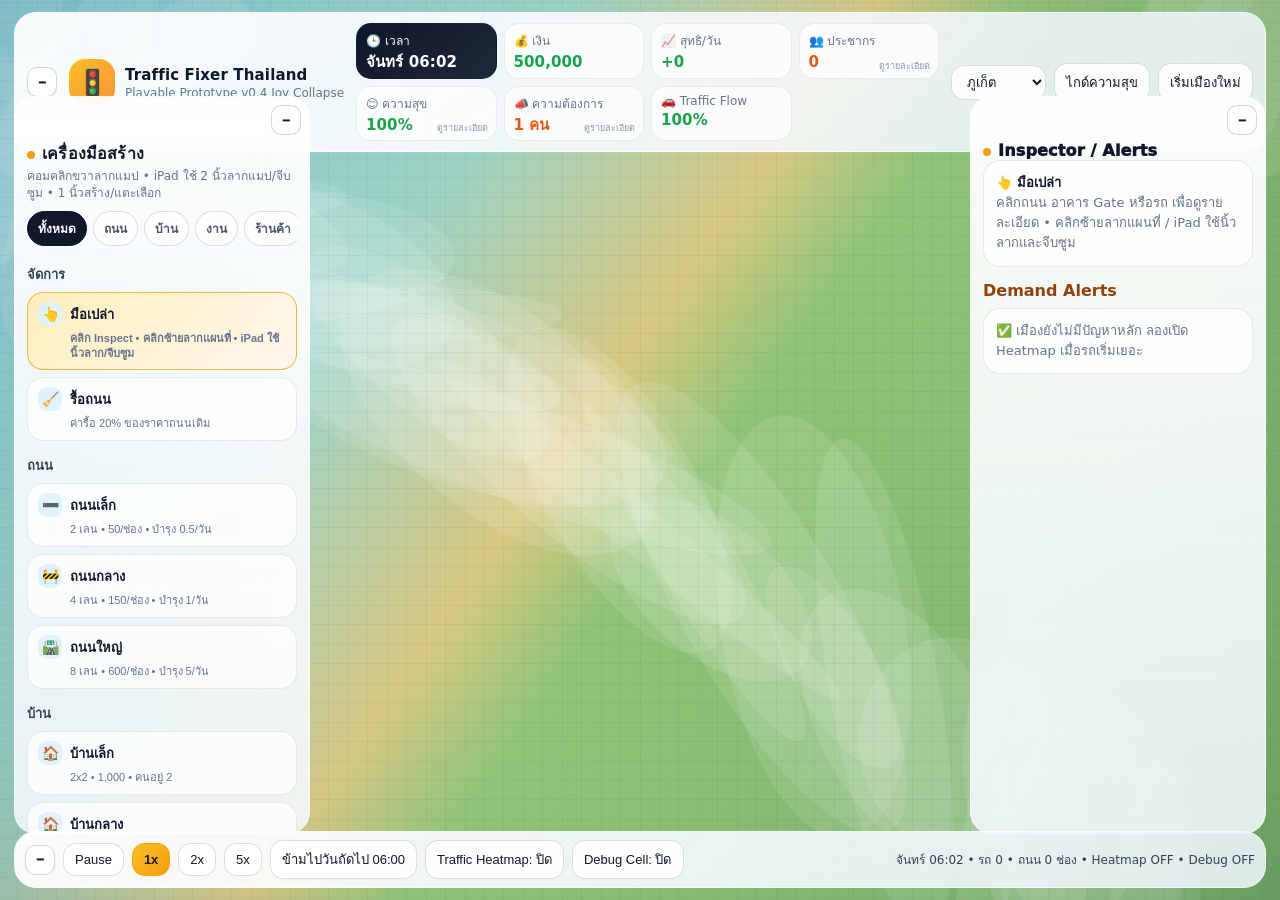
<file: index.html>
<!doctype html>
<html lang="th">
<head>
  <meta charset="utf-8" />
  <meta name="viewport" content="width=device-width, initial-scale=1" />
  <title>Traffic Fixer Thailand - Prototype</title>
  <style>
:root {
  --bg: #0b1820;
  --panel: rgba(248, 250, 252, 0.92);
  --panel-strong: rgba(255, 255, 255, 0.96);
  --line: rgba(15, 23, 42, 0.12);
  --text: #14212b;
  --muted: #64748b;
  --accent: #f59e0b;
  --accent2: #0284c7;
  --good: #16a34a;
  --bad: #dc2626;
  --warn: #ea580c;
  --dark-panel: rgba(10, 19, 26, 0.76);
}
* { box-sizing: border-box; text-shadow: none !important; }
.brand .logo, .tool .tool-icon, .panel-title:before, .dot { box-shadow: none !important; filter: none !important; }
html, body, #app { width: 100%; height: 100%; margin: 0; overflow: hidden; }
body {
  font-family: ui-sans-serif, system-ui, -apple-system, BlinkMacSystemFont, "Segoe UI", Tahoma, sans-serif;
  background: radial-gradient(circle at 45% 10%, rgba(125, 211, 252, .20), transparent 28%), var(--bg);
  color: var(--text);
}
canvas {
  position: absolute;
  inset: 0;
  width: 100%;
  height: 100%;
  cursor: default;
  background: #b9d8aa;
}
canvas.dragging { cursor: grabbing; }
#topbar, #bottombar, .panel, .map-legend {
  position: absolute;
  z-index: 5;
  backdrop-filter: blur(18px) saturate(1.08);
}
#topbar {
  left: 14px;
  right: 14px;
  top: 12px;
  min-height: 72px;
  display: flex;
  align-items: center;
  gap: 12px;
  padding: 10px 12px;
  border: 1px solid rgba(255,255,255,.62);
  border-radius: 22px;
  background: linear-gradient(135deg, rgba(255,255,255,.94), rgba(236,244,250,.86));
  box-shadow: 0 16px 48px rgba(15, 23, 42, .20), inset 0 1px 0 rgba(255,255,255,.88);
}
.brand { display: flex; align-items: center; gap: 10px; min-width: 245px; }
.brand .logo {
  width: 46px;
  height: 46px;
  display: grid;
  place-items: center;
  font-size: 25px;
  border-radius: 16px;
  background: linear-gradient(135deg, #fbbf24, #fb923c);
}
.brand strong { font-size: 15px; letter-spacing: .15px; color: #0f172a; }
.brand small { display: block; margin-top: 2px; color: var(--muted); font-size: 12px; }
.stats {
  flex: 1;
  display: grid;
  grid-template-columns: repeat(6, minmax(96px, 1fr));
  gap: 7px;
  font-size: 12px;
}
.stat {
  position: relative;
  overflow: hidden;
  min-height: 49px;
  padding: 7px 9px;
  border-radius: 15px;
  background: rgba(255,255,255,.74);
  border: 1px solid rgba(15, 23, 42, .08);
  box-shadow: inset 0 1px 0 rgba(255,255,255,.90);
}
.stat .label { display: flex; align-items: center; gap: 5px; color: var(--muted); white-space: nowrap; }
.stat b { display: block; color: #0f172a; font-size: 15px; line-height: 1.1; margin-top: 4px; letter-spacing: .1px; }
.stat.good b { color: var(--good); }
.stat.warn b { color: var(--warn); }
.stat.bad b { color: var(--bad); }
.stat.clock { background: linear-gradient(135deg, #0f172a, #1e293b); }
.stat.clock .label, .stat.clock b { color: #fff; }
.stat.clickable { cursor: pointer; }
.stat.clickable:hover { border-color: rgba(2,132,199,.40); background: #ffffff; }
.stat.clickable:after { content: "ดูรายละเอียด"; position: absolute; right: 8px; bottom: 5px; font-size: 9px; color: #64748b; opacity: .75; }
.breakdown-list { display: grid; gap: 7px; margin-top: 9px; }
.breakdown-row { padding: 8px; border-radius: 12px; background: rgba(241,245,249,.86); border: 1px solid rgba(15,23,42,.06); }
.breakdown-row b { display:flex; justify-content:space-between; gap:8px; margin-bottom:4px; }
.bar-track { height: 8px; border-radius: 99px; overflow: hidden; background: rgba(15,23,42,.10); }
.bar-fill { height: 100%; border-radius: 99px; background: linear-gradient(90deg, #38bdf8, #22c55e); }
.vacancy-list { margin-top: 8px; display:grid; gap:6px; }
.vacancy-item { padding: 7px 8px; border-radius: 11px; background: rgba(255,255,255,.72); border:1px solid rgba(15,23,42,.07); }

.top-actions { display: flex; align-items: center; gap: 8px; }
.city-picker {
  display: grid;
  gap: 3px;
  color: var(--muted);
  font-size: 11px;
  font-weight: 800;
}
button, select {
  color: #0f172a;
  background: rgba(255,255,255,.88);
  border: 1px solid rgba(15,23,42,.14);
  border-radius: 13px;
  padding: 8px 11px;
  font-size: 13px;
  outline: none;
  box-shadow: 0 1px 0 rgba(255,255,255,.76), 0 8px 18px rgba(15,23,42,.06);
}
button { cursor: pointer; transition: transform .12s ease, background .12s ease, border-color .12s ease, box-shadow .12s ease; }
button:hover, select:hover { border-color: rgba(2,132,199,.38); background: #fff; box-shadow: 0 10px 24px rgba(2,132,199,.12); }
button:active { transform: translateY(1px); }
button.active {
  background: linear-gradient(135deg, #fbbf24, #f59e0b);
  color: #221407;
  border-color: rgba(245,158,11,.74);
  font-weight: 900;
}
.danger-lite { color: #991b1b; }
.panel {
  top: 96px;
  bottom: 66px;
  width: 318px;
  border: 1px solid rgba(255,255,255,.64);
  border-radius: 22px;
  background: linear-gradient(180deg, rgba(255,255,255,.94), rgba(242,248,252,.88));
  padding: 12px;
  overflow: auto;
  box-shadow: 0 18px 56px rgba(15,23,42,.22), inset 0 1px 0 rgba(255,255,255,.9);
  scrollbar-color: rgba(15,23,42,.22) transparent;
}
.panel.left { left: 14px; }
.panel.right { right: 14px; }
.panel-head { display: flex; align-items: flex-start; justify-content: space-between; gap: 8px; margin-bottom: 8px; }
.panel-title { font-weight: 950; letter-spacing: .18px; color: #0f172a; font-size: 16px; }
.panel-title:before {
  content: "";
  display: inline-block;
  width: 8px;
  height: 8px;
  margin-right: 7px;
  border-radius: 99px;
  background: var(--accent);
}
.panel-subtitle { color: #92400e; font-weight: 900; margin: 14px 0 8px; }
.hint { color: var(--muted); font-size: 12px; line-height: 1.42; margin-top: 2px; }
.tool-tabs {
  position: sticky;
  top: -12px;
  z-index: 3;
  display: flex;
  gap: 6px;
  overflow-x: auto;
  padding: 9px 0 9px;
  margin-bottom: 4px;
  background: linear-gradient(180deg, rgba(248,250,252,.97), rgba(248,250,252,.82));
}
.tool-tab {
  flex: 0 0 auto;
  padding: 7px 10px;
  border-radius: 999px;
  font-size: 12px;
  font-weight: 800;
  color: #475569;
  background: rgba(255,255,255,.76);
}
.tool-tab.active { background: #0f172a; color: #fff; border-color: #0f172a; }
.tool-group { margin: 9px 0 14px; }
.tool-group.is-hidden { display: none; }
.tool-group h3 { margin: 0 0 7px; font-size: 13px; color: #334155; display: flex; align-items: center; gap: 6px; }
.tool-grid { display: grid; grid-template-columns: 1fr; gap: 7px; }
.tool {
  text-align: left;
  min-height: 64px;
  padding: 9px 10px;
  border-radius: 16px;
  background: rgba(255,255,255,.76);
  border: 1px solid rgba(15,23,42,.09);
  box-shadow: inset 0 1px 0 rgba(255,255,255,.9), 0 8px 18px rgba(15,23,42,.045);
}
.tool strong { display: flex; align-items: center; gap: 8px; font-size: 13px; color: #0f172a; }
.tool .tool-icon { width: 24px; height: 24px; display: inline-grid; place-items: center; border-radius: 9px; background: #e0f2fe; font-size: 14px; }
.tool small { color: var(--muted); display: block; margin-top: 5px; padding-left: 32px; font-size: 11px; line-height: 1.32; }
.tool.active {
  background: linear-gradient(135deg, rgba(255,237,184,.94), rgba(255,247,237,.96));
  border-color: rgba(245,158,11,.72);
  box-shadow: 0 0 0 2px rgba(245,158,11,.13), 0 12px 26px rgba(245,158,11,.14);
}
.tool.disabled { opacity: .48; filter: grayscale(.18); }
.card {
  background: rgba(255,255,255,.78);
  border: 1px solid rgba(15,23,42,.09);
  border-radius: 17px;
  padding: 12px;
  font-size: 13px;
  line-height: 1.55;
  margin-bottom: 10px;
  box-shadow: inset 0 1px 0 rgba(255,255,255,.9), 0 8px 18px rgba(15,23,42,.045);
}
.card b, .inspector-title { color: #0f172a; font-weight: 950; }
.card .muted, .muted { color: var(--muted); }
.inspector-card .metric-grid { display: grid; grid-template-columns: 1fr 1fr; gap: 7px; margin-top: 8px; }
.metric {
  padding: 8px;
  border-radius: 12px;
  background: rgba(241,245,249,.86);
  border: 1px solid rgba(15,23,42,.06);
}
.metric span { display: block; color: var(--muted); font-size: 11px; }
.metric b { display: block; margin-top: 2px; font-size: 13px; }
.alert {
  background: linear-gradient(180deg, rgba(254,226,226,.92), rgba(255,247,237,.78));
  border: 1px solid rgba(220,38,38,.22);
  border-radius: 16px;
  padding: 10px;
  margin-bottom: 8px;
  font-size: 12px;
  line-height: 1.45;
  box-shadow: inset 0 1px 0 rgba(255,255,255,.8);
}
.alert.good { background: linear-gradient(180deg, rgba(220,252,231,.92), rgba(240,253,244,.78)); border-color: rgba(22,163,74,.25); }
.alert b { display: block; margin-bottom: 3px; color: #0f172a; }
.map-legend {
  left: 50%;
  bottom: 74px;
  transform: translateX(-50%);
  display: flex;
  align-items: center;
  gap: 10px;
  padding: 8px 11px;
  border-radius: 999px;
  background: rgba(15,23,42,.64);
  border: 1px solid rgba(255,255,255,.18);
  color: rgba(255,255,255,.82);
  font-size: 12px;
  box-shadow: 0 12px 32px rgba(15,23,42,.22);
}
.dot { width: 10px; height: 10px; display: inline-block; border-radius: 99px; margin-right: 5px; vertical-align: -1px; }
.dot.road { background: #5b6670; }
.dot.gate { background: #fbbf24; }
.dot.vehicle { background: #38bdf8; }
.dot.heat { background: linear-gradient(90deg, #22c55e, #f59e0b, #ef4444); width: 26px; border-radius: 999px; }
#bottombar {
  left: 14px;
  right: 14px;
  bottom: 12px;
  min-height: 48px;
  display: flex;
  align-items: center;
  gap: 8px;
  padding: 8px 10px;
  border: 1px solid rgba(255,255,255,.64);
  border-radius: 22px;
  background: linear-gradient(135deg, rgba(255,255,255,.94), rgba(236,244,250,.88));
  box-shadow: 0 16px 48px rgba(15,23,42,.18), inset 0 1px 0 rgba(255,255,255,.88);
}
.speed-group { display: flex; gap: 6px; padding: 4px; border-radius: 16px; background: rgba(15,23,42,.05); }
.wide-btn { min-width: 142px; }
#statusText {
  margin-left: auto;
  color: #334155;
  font-size: 12px;
  white-space: nowrap;
  max-width: 33vw;
  overflow: hidden;
  text-overflow: ellipsis;
}
@media (max-width: 1320px) {
  .stats { grid-template-columns: repeat(4, minmax(90px, 1fr)); }
  .panel { width: 296px; }
  .brand { min-width: 205px; }
}
@media (max-width: 1000px) {
  .panel.right { display: none; }
  .stats { grid-template-columns: repeat(3, minmax(80px, 1fr)); }
  .map-legend { display: none; }
}
@media (max-width: 820px) {
  .panel.left { display: none; }
  .brand { min-width: 155px; }
  .brand small { display: none; }
  .stats { grid-template-columns: repeat(2, minmax(80px, 1fr)); }
  #statusText { display: none; }
}

/* User readability pass: flat text/icons, no visual shadows. */
* { text-shadow: none !important; }
#topbar, #bottombar, .panel, .map-legend, .stat, .tool, .card, .metric, .alert,
button, select, .breakdown-row, .vacancy-item, .brand .logo, .tool .tool-icon, .dot {
  box-shadow: none !important;
  filter: none !important;
}
#topbar, #bottombar, .panel {
  backdrop-filter: none !important;
}
.stat .label, .tool strong, .tool small, .metric span, .metric b, .inspector-title, .muted,
.panel-title, .panel-subtitle, button, select {
  text-shadow: none !important;
}
/* iPad compact HUD pass: keep the top bar small on touch/tablet screens. */
@media (pointer: coarse), (max-width: 1180px) {
  #topbar {
    left: 8px;
    right: 8px;
    top: max(6px, env(safe-area-inset-top));
    min-height: 50px;
    gap: 6px;
    padding: 6px 8px;
    border-radius: 14px;
    align-items: center;
  }
  .brand {
    min-width: 122px;
    gap: 6px;
  }
  .brand .logo {
    width: 30px;
    height: 30px;
    min-width: 30px;
    font-size: 17px;
    border-radius: 9px;
  }
  .brand strong {
    font-size: 11px;
    line-height: 1.05;
  }
  .brand small {
    display: none !important;
  }
  .stats {
    grid-template-columns: repeat(6, minmax(54px, 1fr)) !important;
    gap: 4px;
    font-size: 9px;
    min-width: 0;
  }
  .stat {
    min-height: 34px;
    padding: 4px 5px;
    border-radius: 10px;
  }
  .stat .label {
    font-size: 8.5px;
    gap: 2px;
    overflow: hidden;
    text-overflow: ellipsis;
  }
  .stat b {
    font-size: 11px;
    line-height: 1.05;
    margin-top: 2px;
    white-space: nowrap;
  }
  .stat.clickable:after {
    display: none;
  }
  .top-actions {
    gap: 4px;
    flex: 0 0 auto;
  }
  button, select {
    padding: 5px 7px;
    border-radius: 10px;
    font-size: 11px;
  }
  .panel {
    top: calc(max(6px, env(safe-area-inset-top)) + 58px);
    bottom: 54px;
  }
  #bottombar {
    left: 8px;
    right: 8px;
    bottom: max(6px, env(safe-area-inset-bottom));
    min-height: 40px;
    gap: 5px;
    padding: 5px 7px;
    border-radius: 14px;
    overflow-x: auto;
  }
  #bottombar button {
    white-space: nowrap;
    flex: 0 0 auto;
  }
  .map-legend {
    bottom: calc(max(6px, env(safe-area-inset-bottom)) + 48px);
  }
}

@media (pointer: coarse) and (max-width: 820px) {
  .brand {
    display: none;
  }
  .stats {
    grid-template-columns: repeat(6, minmax(46px, 1fr)) !important;
  }
  .top-actions select {
    max-width: 78px;
  }
  #resetBtn {
    max-width: 76px;
    overflow: hidden;
    text-overflow: ellipsis;
  }
}

@media (pointer: coarse) and (max-width: 680px) {
  .stats {
    grid-template-columns: repeat(3, minmax(58px, 1fr)) !important;
  }
  #topbar {
    align-items: flex-start;
  }
}

/* iPad two-finger navigation + collapsible HUD pass */
canvas { touch-action: none; }
.collapse-btn {
  flex: 0 0 auto;
  width: 30px;
  height: 30px;
  min-width: 30px;
  padding: 0 !important;
  display: grid;
  place-items: center;
  border-radius: 10px;
  font-weight: 950;
  line-height: 1;
  background: #ffffff !important;
  color: #0f172a !important;
  border: 1px solid rgba(15,23,42,.18) !important;
  box-shadow: none !important;
}
.panel { padding-top: 44px; }
.panel > .collapse-btn {
  position: absolute;
  top: 8px;
  right: 8px;
  z-index: 30;
}
#topbar.collapsed, #bottombar.collapsed, .panel.collapsed {
  width: 42px !important;
  height: 42px !important;
  min-width: 42px !important;
  min-height: 42px !important;
  max-width: 42px !important;
  max-height: 42px !important;
  right: auto !important;
  bottom: auto !important;
  padding: 6px !important;
  overflow: visible !important;
  border-radius: 14px !important;
  display: block !important;
  background: rgba(255,255,255,.96) !important;
}
#topbar.collapsed { left: 8px !important; top: max(6px, env(safe-area-inset-top)) !important; }
#bottombar.collapsed { left: 8px !important; bottom: max(6px, env(safe-area-inset-bottom)) !important; top: auto !important; }
.panel.left.collapsed { left: 8px !important; top: calc(max(6px, env(safe-area-inset-top)) + 52px) !important; }
.panel.right.collapsed { right: 8px !important; left: auto !important; top: calc(max(6px, env(safe-area-inset-top)) + 102px) !important; }
#topbar.collapsed > :not(.collapse-btn),
#bottombar.collapsed > :not(.collapse-btn),
.panel.collapsed > :not(.collapse-btn) {
  display: none !important;
}
#topbar.collapsed > .collapse-btn,
#bottombar.collapsed > .collapse-btn,
.panel.collapsed > .collapse-btn {
  position: static !important;
  width: 30px !important;
  height: 30px !important;
  min-width: 30px !important;
}
.demand-row.bad-demand { background: rgba(255,247,237,.92); border-color: rgba(234,88,12,.22); }
.demand-row.good-demand { background: rgba(240,253,244,.88); border-color: rgba(22,163,74,.18); }

@media (max-width: 1000px) {
  .panel.right { display: block; }
}
@media (pointer: coarse), (max-width: 1180px) {
  .stats { grid-template-columns: repeat(7, minmax(48px, 1fr)) !important; }
  .panel { width: min(300px, calc(100vw - 18px)); }
  .panel.right { right: 8px; }
  .panel.left { left: 8px; }
  #topbar:not(.collapsed) { padding-left: 7px; }
  #bottombar:not(.collapsed) { padding-left: 7px; }
}
@media (pointer: coarse) and (max-width: 680px) {
  .stats { grid-template-columns: repeat(4, minmax(54px, 1fr)) !important; }
}

/* Final flat readability: remove every UI shadow/filter/text shadow. */
* {
  text-shadow: none !important;
  box-shadow: none !important;
  filter: none !important;
}
#topbar, #bottombar, .panel, .stat, .tool, .card, .metric, .alert, .map-legend, .collapse-btn, button, select {
  box-shadow: none !important;
  text-shadow: none !important;
  filter: none !important;
}
.tool-icon, .logo, .dot, .brand, .panel-title, .panel-subtitle, .inspector-title {
  box-shadow: none !important;
  text-shadow: none !important;
  filter: none !important;
}


/* iPad portrait fix: allow the collapsed tool panels to open.
   Earlier mobile CSS hid .panel.left at <=820px; when tapping + to expand,
   the panel lost .collapsed and became display:none, so users could not select tools. */
@media (pointer: coarse), (max-width: 820px) {
  .panel.left:not(.collapsed),
  .panel.right:not(.collapsed) {
    display: block !important;
  }
}



/* iPad Safari navigation lock: no floating joystick. */
html, body {
  position: fixed;
  overflow: hidden !important;
  overscroll-behavior: none;
  width: 100%;
  height: 100%;
}
body, #app, canvas {
  touch-action: none !important;
  -webkit-user-select: none;
  user-select: none;
  -webkit-tap-highlight-color: transparent;
}

</style>
</head>
<body>
  <div id="app">
    <canvas id="game"></canvas>


    <header id="topbar">
      <button class="collapse-btn" data-collapse-target="topbar" aria-label="ย่อ/ขยายแถบบน">−</button>
      <div class="brand">
        <span class="logo">🚦</span>
        <div>
          <strong>Traffic Fixer Thailand</strong>
          <small>Playable Prototype v0.4 Joy Collapse</small>
        </div>
      </div>
      <div id="stats" class="stats"></div>
      <div class="top-actions">
        <select id="citySelect" title="เลือกเมือง">
          <option value="phuket">ภูเก็ต</option>
          <option value="bangkok">กรุงเทพฯ</option>
          <option value="chiangmai">เชียงใหม่</option>
          <option value="korat">โคราช</option>
        </select>
        <button id="happinessGuideBtn">ไกด์ความสุข</button>
        <button id="resetBtn">เริ่มเมืองใหม่</button>
      </div>
    </header>

    <aside id="leftPanel" class="panel left">
      <button class="collapse-btn" data-collapse-target="leftPanel" aria-label="ย่อ/ขยายเครื่องมือ">−</button>
      <div class="panel-title">เครื่องมือสร้าง</div>
      <div class="hint">คอมคลิกขวาลากแมป • iPad ใช้ 2 นิ้วลากแมป/จีบซูม • 1 นิ้วสร้าง/แตะเลือก</div>
      <div id="toolList"></div>
    </aside>

    <aside id="rightPanel" class="panel right">
      <button class="collapse-btn" data-collapse-target="rightPanel" aria-label="ย่อ/ขยาย Inspector">−</button>
      <div class="panel-title">Inspector / Alerts</div>
      <div id="selectionInfo" class="card">
        <b>มือเปล่า</b><br>
        คลิกถนน อาคาร Gate หรือรถ เพื่อดูสาเหตุปัญหา หรือกดปุ่มไกด์ความสุข
      </div>
      <div class="panel-subtitle">Demand Alerts</div>
      <div id="alerts"></div>
    </aside>

    <footer id="bottombar">
      <button class="collapse-btn" data-collapse-target="bottombar" aria-label="ย่อ/ขยายแถบควบคุม">−</button>
      <button data-speed="0" class="speedBtn">Pause</button>
      <button data-speed="1" class="speedBtn active">1x</button>
      <button data-speed="2" class="speedBtn">2x</button>
      <button data-speed="5" class="speedBtn">5x</button>
      <button id="skipBtn">ข้ามไปวันถัดไป 06:00</button>
      <button id="heatBtn">Traffic Heatmap: ปิด</button>
      <button id="debugBtn">Debug Cell: ปิด</button>
      <span id="statusText">พร้อมเล่น</span>
    </footer>
  </div>

  <script>
(() => {
  'use strict';

  // ================================================================
  // Traffic Fixer Thailand - Playable Prototype
  // ทุกเมนูสร้างและระบบหลักอ่านจาก DATA กลางนี้ ไม่ hardcode รายการ UI แยก
  // ================================================================

  const MAP_W = 300;
  const MAP_H = 300;
  const MAP_SIZE = MAP_W * MAP_H;
  const TILE = 18;
  const MAX_ACTIVE_VEHICLES = 1200;
  // สมดุลใหม่: 1 Grid ของถนนเล็ก 2 เลนรองรับได้ประมาณ 3 คันรวม
  // ถนน 4/8 เลนยังจุเพิ่มตามความกว้าง แต่ไม่จุเกินจริงจนรถไม่ติด
  const CARS_PER_GRID = 3;

  const DIRS = [
    [1, 0], [-1, 0], [0, 1], [0, -1],
    [1, 1], [1, -1], [-1, 1], [-1, -1]
  ];
  const CARDINALS = [[1,0],[-1,0],[0,1],[0,-1]];
  const DAY_NAMES = ['จันทร์', 'อังคาร', 'พุธ', 'พฤหัส', 'ศุกร์', 'เสาร์', 'อาทิตย์'];

  const DATA = {
    roads: {
      small:  { id: 1, key: 'small',  name: 'ถนนเล็ก', lanes: 2, cost: 50,  maintenance: 0.5, capacity: 8,  speed: 3.0, desc: '2 เลน เหมาะกับซอย บ้าน และชุมชน' },
      medium: { id: 2, key: 'medium', name: 'ถนนกลาง', lanes: 4, cost: 150, maintenance: 1.0, capacity: 20, speed: 4.5, desc: '4 เลน เหมาะกับถนนหลักในเมือง' },
      large:  { id: 3, key: 'large',  name: 'ถนนใหญ่', lanes: 8, cost: 600, maintenance: 5.0, capacity: 50, speed: 6.0, desc: '8 เลน เหมาะกับเข้าเมือง/เลี่ยงเมือง' }
    },
    buildings: {
      home_small: { key:'home_small', name:'บ้านเล็ก', category:'บ้าน', kind:'home', w:2, h:2, cost:1000, maintenance:0, residents:2, jobs:0, service:0, color:'#f8d28b', desc:'บ้าน 2 คน สร้างประชากรและภาษี' },
      home_medium:{ key:'home_medium',name:'บ้านกลาง',category:'บ้าน', kind:'home', w:3, h:3, cost:8000, maintenance:0, residents:10, jobs:0, service:0, color:'#e5b46d', desc:'บ้าน 10 คน ปล่อยรถมากขึ้นแต่เก็บภาษีดี' },
      home_large: { key:'home_large', name:'บ้านใหญ่', category:'บ้าน', kind:'home', w:5, h:5, cost:60000, maintenance:0, residents:50, jobs:0, service:0, color:'#c88a44', desc:'บ้าน 50 คน รายได้สูงแต่สร้าง Traffic หนัก' },

      shop_small:{ key:'shop_small', name:'ร้านค้าเล็ก', category:'อาคาร', kind:'shop', w:2, h:2, cost:5000, maintenance:50, jobs:2, service:10, color:'#77d7c6', desc:'ร้านค้าเล็ก รองรับคนใช้บริการ 10 คน' },
      shop_large:{ key:'shop_large', name:'ร้านค้าใหญ่', category:'อาคาร', kind:'shop', w:4, h:4, cost:30000, maintenance:300, jobs:10, service:50, color:'#50b8a8', desc:'ร้านค้าใหญ่ รองรับคนใช้บริการ 50 คน' },
      restaurant_small:{ key:'restaurant_small', name:'ร้านอาหารเล็ก', category:'อาคาร', kind:'restaurant', w:3, h:3, cost:10000, maintenance:100, jobs:5, service:15, color:'#ff9f6e', desc:'จุด Traffic หลังเลิกงาน รองรับ 15 คน' },
      restaurant_large:{ key:'restaurant_large', name:'ร้านอาหารใหญ่', category:'อาคาร', kind:'restaurant', w:4, h:4, cost:40000, maintenance:400, jobs:20, service:80, color:'#ff7a59', desc:'ร้านอาหารใหญ่ รองรับ 80 คน' },
      mall_small:{ key:'mall_small', name:'ห้างเล็ก', category:'อาคาร', kind:'mall', w:4, h:4, cost:50000, maintenance:500, jobs:10, service:50, color:'#b993ff', desc:'ดึงรถวันหยุดและหลังเลิกงาน' },
      mall_large:{ key:'mall_large', name:'ห้างใหญ่', category:'อาคาร', kind:'mall', w:6, h:6, cost:150000, maintenance:1500, jobs:50, service:250, color:'#9a72ff', desc:'จุดศูนย์รวมใหญ่ สร้างรถจำนวนมาก' },
      office_small:{ key:'office_small', name:'ออฟฟิศเล็ก', category:'งาน', kind:'office', w:3, h:3, cost:15000, maintenance:150, jobs:20, service:0, color:'#85b7ff', desc:'งาน 20 ตำแหน่ง สร้าง Rush Hour' },
      office_large:{ key:'office_large', name:'ออฟฟิศใหญ่', category:'งาน', kind:'office', w:5, h:5, cost:80000, maintenance:800, jobs:100, service:0, color:'#5d92e8', desc:'งาน 100 ตำแหน่ง Traffic หนักช่วงเช้า' },
      factory_small:{ key:'factory_small', name:'โรงงานเล็ก', category:'งาน', kind:'factory', w:4, h:4, cost:20000, maintenance:200, jobs:30, service:0, color:'#a7b0b7', desc:'งาน 30 ตำแหน่ง เพิ่มรถบรรทุก/แรงงาน' },
      factory_large:{ key:'factory_large', name:'โรงงานใหญ่', category:'งาน', kind:'factory', w:6, h:6, cost:100000, maintenance:1000, jobs:150, service:0, color:'#818991', desc:'งาน 150 ตำแหน่ง เหมาะวางใกล้ Gate/Bypass' },
      park_small:{ key:'park_small', name:'สวนเล็ก', category:'พักผ่อน', kind:'park', w:3, h:3, cost:5000, maintenance:50, jobs:2, service:20, color:'#62d66f', desc:'พักผ่อน 20 คน Traffic วันหยุด' },
      park_large:{ key:'park_large', name:'สวนใหญ่', category:'พักผ่อน', kind:'park', w:5, h:5, cost:25000, maintenance:250, jobs:10, service:100, color:'#46b958', desc:'สวนใหญ่ รองรับ 100 คน' },
      pub_small:{ key:'pub_small', name:'ผับเล็ก', category:'กลางคืน', kind:'pub', w:3, h:3, cost:12000, maintenance:120, jobs:5, service:20, color:'#ff67d8', desc:'สร้าง Night Traffic และรถดึก' },
      pub_large:{ key:'pub_large', name:'ผับใหญ่', category:'กลางคืน', kind:'pub', w:5, h:5, cost:60000, maintenance:600, jobs:20, service:100, color:'#df49c2', desc:'ผับใหญ่ รองรับ 100 คน' }
    },
    cities: {
      phuket: {
        name: 'ภูเก็ต', camera: { x: 145, y: 54, zoom: 1.08 },
        terrain: 'island',
        gates: [
          { key:'north', name:'Gate เหนือ / สะพานเข้าเกาะ', x:150, y:0, role:'รถย้ายเข้า รถขนส่ง รถจากพังงา' },
          { key:'west', name:'โซนหาดตะวันตก', x:0, y:86, role:'รถท่องเที่ยว' },
          { key:'east', name:'เมืองเก่า / ท่าเรือ', x:299, y:96, role:'บริการ ท่าเรือ' },
          { key:'south', name:'โซนใต้ / ผับ หาด', x:158, y:299, role:'ท่องเที่ยวกลางคืน' }
        ],
        starter: 'phuket'
      },
      bangkok: {
        name: 'กรุงเทพฯ', camera: { x: 142, y: 112, zoom: 0.86 },
        terrain: 'river',
        gates: [
          { key:'north', name:'Gate เหนือ / ปทุมธานี อยุธยา', x:146, y:0, role:'คนเข้าเมืองทำงาน' },
          { key:'east', name:'Gate ตะวันออก / อุตสาหกรรม', x:299, y:125, role:'รถโรงงาน/สมุทรปราการ' },
          { key:'west', name:'Gate ตะวันตก / ฝั่งธน', x:0, y:138, role:'เมืองรอบนอก' },
          { key:'south', name:'Gate ใต้ / ท่าเรือ', x:166, y:299, role:'ขนส่งบางส่วน' }
        ],
        starter: 'bangkok'
      },
      chiangmai: {
        name: 'เชียงใหม่', camera: { x: 132, y: 98, zoom: 0.95 },
        terrain: 'mountain',
        gates: [
          { key:'north', name:'Gate เหนือ / แม่ริม', x:145, y:0, role:'นักท่องเที่ยว ชานเมือง' },
          { key:'east', name:'Gate ตะวันออก / สันกำแพง', x:299, y:94, role:'เขตขยายเมือง' },
          { key:'south', name:'Gate ใต้ / ลำพูน', x:143, y:299, role:'คนทำงานเข้าเมือง' },
          { key:'west', name:'Gate ตะวันตก / ดอย', x:0, y:98, role:'รถท่องเที่ยวจำกัด' }
        ],
        starter: 'chiangmai'
      },
      korat: {
        name: 'โคราช', camera: { x: 145, y: 100, zoom: 0.9 },
        terrain: 'through',
        gates: [
          { key:'west', name:'Gate ตะวันตก / กรุงเทพฯ', x:0, y:126, role:'รถผ่านเมืองจากกรุงเทพฯ' },
          { key:'north', name:'Gate เหนือ / อีสานตอนบน', x:155, y:0, role:'รถผ่านเมือง' },
          { key:'east', name:'Gate ตะวันออก / บุรีรัมย์', x:299, y:124, role:'รถผ่านเมือง รถบรรทุก' },
          { key:'south', name:'Gate ใต้ / ปากช่อง', x:145, y:299, role:'อุตสาหกรรม เขาใหญ่' }
        ],
        starter: 'korat'
      }
    }
  };
  const ROAD_BY_ID = Object.fromEntries(Object.values(DATA.roads).map(r => [r.id, r]));

  function makeProfiles() {
    const profiles = [];
    // ปรับใหม่ตามฟีดแบ็ก: ใช้ 4 กลุ่มหลักเท่ากัน 25% และสุ่มแจกตอน Citizen เกิด
    // เพื่อให้เมืองมีรถหลายช่วงเวลา ไม่เงียบจนรอแค่เข้างาน/ออกงาน
    const traitPool = [
      ...Array(25).fill('ขยัน'),
      ...Array(25).fill('ชิล ๆ'),
      ...Array(25).fill('สายชิล'),
      ...Array(25).fill('บ้านรวย')
    ];
    for (let i = 0; i < 100; i++) {
      const trait = traitPool[i];
      const baseLeave = 6 * 60 + 10 + (i * 13) % 220;
      const workEnd = 17 * 60 + 10 + (i * 19) % 120;
      const leisureKind = trait === 'ขยัน'
        ? ['restaurant', null, 'park', null][i % 4]
        : trait === 'ชิล ๆ'
          ? ['restaurant', 'mall', 'shop', 'park'][i % 4]
          : trait === 'สายชิล'
            ? ['restaurant', 'mall', 'pub', 'park'][i % 4]
            : ['mall', 'restaurant', 'pub', 'shop'][i % 4];
      profiles.push({
        id: i + 1,
        trait,
        tax: 1000,
        workDays: trait === 'บ้านรวย' ? [] : trait === 'สายชิล' ? [0,1,2,3] : [0,1,2,3,4],
        leaveWorkAt: baseLeave,
        workStartDeadline: 10 * 60 + 30,
        workEndAt: workEnd,
        afterWork: leisureKind,
        afterWorkStart: workEnd + 10 + (i * 11) % 55,
        afterWorkEnd: leisureKind === 'pub' ? 23 * 60 + 30 : 21 * 60 + (i % 4) * 20,
        weekendKind: trait === 'ขยัน' ? ['park', null, 'restaurant', null][i % 4] : ['mall','park','restaurant','pub'][i % 4],
        weekendStart: 9 * 60 + (i * 9) % 180,
        weekendEnd: 16 * 60 + (i * 5) % 210,
        richStart: 14 * 60 + (i % 6) * 25,
        richEnd: 27 * 60
      });
    }
    return profiles;
  }
  DATA.profiles = makeProfiles();

  const canvas = document.getElementById('game');
  const ctx = canvas.getContext('2d', { alpha: false });
  const statsEl = document.getElementById('stats');
  const toolListEl = document.getElementById('toolList');
  const selectionEl = document.getElementById('selectionInfo');
  const alertsEl = document.getElementById('alerts');
  const statusText = document.getElementById('statusText');
  const citySelect = document.getElementById('citySelect');
  const heatBtn = document.getElementById('heatBtn');
  const debugBtn = document.getElementById('debugBtn');
  const happinessGuideBtn = document.getElementById('happinessGuideBtn');

  const road = new Uint8Array(MAP_SIZE);
  const buildGrid = new Int32Array(MAP_SIZE);
  const occ = new Int32Array(MAP_SIZE); // first vehicle id per tile for debug/backward UI
  let laneMap = new Map(); // tile index -> Set(vehicleId), supports 2/4/8 lane occupancy
  let roadLinks = new Map(); // tile index -> Set(neighbor index), prevents phantom diagonal connectors
  const flowLoad = new Float32Array(MAP_SIZE);
  const waitLoad = new Float32Array(MAP_SIZE);
  const connCache = new Uint8Array(MAP_SIZE);
  // Junction signal bookkeeping. The actual signal state is deterministic,
  // but this helps debugging and prevents tiny Safari timer spikes from making cars jump.
  const signalPassLoad = new Float32Array(MAP_SIZE);

  let buildings = [];
  let gates = [];
  let vehicles = [];
  let citizens = [];
  let events = [];
  let alerts = [];
  let pathCache = new Map();
  let roadVersion = 1;
  let nextVehicleId = 1;
  let nextCitizenId = 1;
  let nextBuildingId = 1;
  let profileCursor = 0;
  let activeToolFilter = 'all';

  const game = {
    cityKey: 'phuket',
    money: 500000,
    worldMin: 6 * 60,
    speed: 1,
    heatmap: false,
    debug: false,
    selectedTool: null,
    roadStart: null,
    hover: null,
    pan: { x: 0, y: 0 },
    zoom: 1,
    draggingPan: false,
    lastMouse: { x: 0, y: 0 },
    mouseWorld: { x: 0, y: 0 },
    panMoved: false,
    suppressClickUntil: 0,
    touchMode: null,
    touchLast: null,
    touchBuildStart: null,
    touchBuildCurrent: null,
    lastDailyAbsDay: -1,
    immigrationTick: 0,
    passTick: 0,
    lowSatImmigrationAlertDay: -1,
    roadCount: 0,
    lastStats: null,
    skipMode: false
  };

  function idx(x, y) { return y * MAP_W + x; }
  function xy(i) { return { x: i % MAP_W, y: Math.floor(i / MAP_W) }; }
  function inBounds(x, y) { return x >= 0 && y >= 0 && x < MAP_W && y < MAP_H; }
  function clamp(v, a, b) { return Math.max(a, Math.min(b, v)); }
  function sign(n) { return n < 0 ? -1 : n > 0 ? 1 : 0; }
  function formatMoney(v) { return Math.round(v).toLocaleString('th-TH'); }
  function formatCompact(v) {
    const n = Math.round(v);
    if (Math.abs(n) >= 1000000) return (n/1000000).toFixed(n%1000000 ? 1 : 0) + 'M';
    if (Math.abs(n) >= 1000) return (n/1000).toFixed(n%1000 ? 1 : 0) + 'K';
    return n.toLocaleString('th-TH');
  }
  function kpiState(value, goodAt, badAt, inverse = false) {
    if (!inverse) return value >= goodAt ? 'good' : value <= badAt ? 'bad' : 'warn';
    return value <= goodAt ? 'good' : value >= badAt ? 'bad' : 'warn';
  }
  function absDay() { return Math.floor(game.worldMin / 1440); }
  function minuteOfDay() { return ((Math.floor(game.worldMin) % 1440) + 1440) % 1440; }
  function weekday() { return absDay() % 7; }
  function timeText() {
    const m = minuteOfDay();
    const h = Math.floor(m / 60).toString().padStart(2, '0');
    const mm = (m % 60).toString().padStart(2, '0');
    return `${DAY_NAMES[weekday()]} ${h}:${mm}`;
  }
  function absAt(day, minute) { return day * 1440 + minute; }
  function minLabel(minute) {
    const m = ((Math.floor(minute) % 1440) + 1440) % 1440;
    return `${Math.floor(m / 60).toString().padStart(2,'0')}:${(m % 60).toString().padStart(2,'0')}`;
  }
  function nextAbsMinute(minute) {
    const d = absDay();
    const nowM = minuteOfDay();
    return absAt(d + (minute <= nowM ? 1 : 0), minute);
  }

  function roadDataById(id) { return ROAD_BY_ID[id] || null; }
  function getRoadRatio(i) {
    const t = road[i];
    if (!t) return 0;
    const rd = roadDataById(t);
    const cap = Math.max(1, laneCapacityAt(i));
    const density = cellVehicleCount(i) / cap;
    // Pressure model v2: density is the main source of congestion.
    // flowLoad and waitLoad are now soft signals only; the old model let red-light waiting
    // inflate pressure so much that cars crawled forever and then rerouted into weird detours.
    const flowPressure = Math.min(1.15, flowLoad[i] / Math.max(1, rd.capacity)) * 0.18;
    const waitPressure = Math.min(2.2, waitLoad[i]) * 0.34;
    const signalPressure = Math.min(1.2, signalPassLoad[i]) * 0.12;
    return density * 1.08 + flowPressure + waitPressure + signalPressure;
  }
  function trafficColor(ratio) {
    if (ratio <= 0.60) return '#34d174';
    if (ratio <= 0.90) return '#f6d45d';
    if (ratio <= 1.20) return '#ff9f3f';
    if (ratio <= 1.60) return '#ff4e4e';
    return '#111111';
  }

  function roadLaneCountAt(i) {
    const rd = roadDataById(road[i]);
    return rd ? rd.lanes : 0;
  }
  function laneCapacityAt(i) {
    const lanes = roadLaneCountAt(i);
    if (!lanes) return 0;
    // 2 เลน = 3 คัน/กริด, 4 เลน = 6 คัน/กริด, 8 เลน = 12 คัน/กริด
    // เดิมคูณต่อเลนจนถนนจุ 6/12/24 ทำให้ไม่ค่อยเกิดรถติด
    return Math.max(CARS_PER_GRID, Math.round((lanes / 2) * CARS_PER_GRID));
  }
  function laneCapacityAtPreview(lanes) {
    return Math.max(CARS_PER_GRID, Math.round((lanes / 2) * CARS_PER_GRID));
  }
  function lanesPerDirectionAt(i) {
    return Math.max(1, Math.floor(roadLaneCountAt(i) / 2));
  }
  function directionCapacityAt(i) {
    if (!road[i]) return 0;
    return Math.max(1, Math.ceil(laneCapacityAt(i) / 2));
  }
  function moveDirKey(from, to) {
    if (from == null || to == null || from === to) return 'idle';
    const a = xy(from), b = xy(to);
    return `${sign(b.x - a.x)},${sign(b.y - a.y)}`;
  }
  function parseDirKey(dirKey) {
    const parts = String(dirKey || '0,0').split(',').map(n => Number(n) || 0);
    return { dx: parts[0] || 0, dy: parts[1] || 0 };
  }
  function neighborByDir(baseIdx, dirKey) {
    const { dx, dy } = parseDirKey(dirKey);
    const p = xy(baseIdx);
    const nx = p.x + dx, ny = p.y + dy;
    return inBounds(nx, ny) ? idx(nx, ny) : null;
  }
  function hasRoadLink(a, b) {
    const set = roadLinks.get(a);
    return !!(set && set.has(b) && road[a] && road[b]);
  }
  // ================================================================
  // New traffic AI core: building access + lane-correct routing
  // ================================================================
  function dirKeyFromDelta(dx, dy) { return `${sign(dx)},${sign(dy)}`; }
  function oppositeDirKey(dirKey) {
    const d = parseDirKey(dirKey);
    return `${-d.dx},${-d.dy}`;
  }
  function idxStep(i, dirKey) {
    const d = parseDirKey(dirKey);
    const p = xy(i);
    const nx = p.x + d.dx, ny = p.y + d.dy;
    return inBounds(nx, ny) ? idx(nx, ny) : null;
  }
  function previousForApproach(entrance, entryDirKey) {
    return idxStep(entrance, oppositeDirKey(entryDirKey));
  }
  function nextForExit(entrance, entryDirKey) {
    return idxStep(entrance, entryDirKey);
  }

  function buildingAccessCandidatesFromRect(x, y, w, h) {
    const out = [];
    const seen = new Set();
    for (let yy = y - 1; yy <= y + h; yy++) for (let xx = x - 1; xx <= x + w; xx++) {
      if (!inBounds(xx, yy)) continue;
      const outside = xx < x || xx >= x + w || yy < y || yy >= y + h;
      if (!outside) continue;
      const entrance = idx(xx, yy);
      if (!road[entrance] || seen.has(entrance)) continue;
      seen.add(entrance);

      const dxToBuilding = (x + w / 2 - 0.5) - xx;
      const dyToBuilding = (y + h / 2 - 0.5) - yy;
      let sideX = 0, sideY = 0;
      if (Math.abs(dxToBuilding) >= Math.abs(dyToBuilding)) sideX = sign(dxToBuilding);
      else sideY = sign(dyToBuilding);
      if (!sideX && !sideY) sideY = 1;

      // รถไทยขับชิดซ้าย: อาคารต้องอยู่ด้านซ้ายของทิศทางรถ
      // left-normal ของทิศทาง (dx,dy) คือ (-dy, dx)
      // จึงได้ entry direction = (sideY, -sideX)
      const entryDirKey = `${sideY},${-sideX}`;
      const entrySideKey = `${sideX},${sideY}`;
      const approachPrev = previousForApproach(entrance, entryDirKey);
      const exitNext = nextForExit(entrance, entryDirKey);
      const entryOk = approachPrev != null && hasRoadLink(approachPrev, entrance);
      const exitOk = exitNext != null && hasRoadLink(entrance, exitNext);
      const centerScore = Math.abs(xx - (x + w / 2)) + Math.abs(yy - (y + h / 2));
      const roadScore = roadDegree(entrance) >= 3 ? -0.4 : 0;
      out.push({ entrance, entryDirKey, entrySideKey, approachPrev, exitNext, entryOk, exitOk, score: centerScore + roadScore });
    }
    out.sort((a, b) => {
      const ak = (a.entryOk ? 0 : 10) + (a.exitOk ? 0 : 2) + a.score;
      const bk = (b.entryOk ? 0 : 10) + (b.exitOk ? 0 : 2) + b.score;
      return ak - bk;
    });
    return out;
  }

  function refreshBuildingAccess(b) {
    if (!b) return false;
    const candidates = buildingAccessCandidatesFromRect(b.x, b.y, b.w, b.h);
    b.accessPoints = candidates;
    if (!candidates.length) {
      b.entrance = null;
      b.entryDirKey = null;
      b.entrySideKey = null;
      return false;
    }
    const best = candidates[0];
    b.entrance = best.entrance;
    b.entryDirKey = best.entryDirKey;
    b.entrySideKey = best.entrySideKey;
    return true;
  }

  function refreshAllBuildingAccesses() {
    for (const b of buildings) refreshBuildingAccess(b);
  }

  function validAccessPointsForBuilding(b) {
    if (!b) return [];
    if (!b.accessPoints || !b.accessPoints.length) refreshBuildingAccess(b);
    return (b.accessPoints || []).filter(a => a && a.entrance != null && road[a.entrance]);
  }

  function findAdjacentRoadForRect(x, y, w, h) {
    const candidates = buildingAccessCandidatesFromRect(x, y, w, h);
    return candidates.length ? candidates[0] : null;
  }

  function appendUniquePath(a, b) {
    if (!a || !a.length) return b ? b.slice() : [];
    if (!b || !b.length) return a.slice();
    const out = a.slice();
    const start = (out[out.length - 1] === b[0]) ? 1 : 0;
    for (let i = start; i < b.length; i++) out.push(b[i]);
    return out;
  }

  function scoreCandidatePath(path, access) {
    if (!path || !path.length) return Infinity;
    const turns = countPathTurns(path);
    const legalBonus = access && access.entryOk ? -4 : 0;
    const exitBonus = access && access.exitOk ? -1 : 0;
    return path.length + turns * 0.65 + legalBonus + exitBonus + (access ? access.score * 0.05 : 0);
  }

  function countPathTurns(path) {
    let turns = 0;
    for (let i = 2; i < path.length; i++) {
      const a = path[i - 2], b = path[i - 1], c = path[i];
      if (moveDirKey(a, b) !== moveDirKey(b, c)) turns++;
    }
    return turns;
  }

  function pathToBuildingAccess(start, destB, opts = {}) {
    const accesses = validAccessPointsForBuilding(destB);
    if (!accesses.length) return [];
    let bestPath = [];
    let bestScore = Infinity;

    // Strict lane mode: รถต้องมาจาก predecessor ที่ทำให้ตัวรถอยู่เลนฝั่งอาคารเท่านั้น
    for (const access of accesses) {
      if (!access.entryOk || access.approachPrev == null) continue;
      let path;
      if (start === access.entrance) {
        // ถ้าอยู่หน้าอาคารอยู่แล้ว ให้ใช้ได้เฉพาะกรณีไม่มีทิศเข้ามาขัดกฎ
        if (opts.initialPrev != null && opts.initialPrev >= 0 && opts.initialPrev !== access.approachPrev) continue;
        path = [access.entrance];
      } else {
        const p = findPath(start, access.approachPrev, true, { ...opts, goalBias: access.entrance });
        if (!p.length) continue;
        const last = p[p.length - 1];
        if (!hasRoadLink(last, access.entrance)) continue;
        if (wouldUTurn(p.length > 1 ? p[p.length - 2] : opts.initialPrev, last, access.entrance) && !canUTurnAtForPath(last, p.length > 1 ? p[p.length - 2] : opts.initialPrev, opts)) continue;
        path = p.concat([access.entrance]);
      }
      const score = scoreCandidatePath(path, access);
      if (score < bestScore) { bestScore = score; bestPath = path; }
    }

    if (bestPath.length) return bestPath;

    // Fallback แบบปลอดภัย: ถ้าอาคารวางริมถนนสั้นมากจนไม่มี predecessor ที่ถูกเลน ให้หาทางเข้าใกล้สุด
    // แต่ยังไม่ยอมกลับรถกลางถนน
    for (const access of accesses) {
      const p = findPath(start, access.entrance, true, opts);
      if (!p.length) continue;
      const score = scoreCandidatePath(p, access) + 30;
      if (score < bestScore) { bestScore = score; bestPath = p; }
    }
    return bestPath;
  }

  function pathFromBuildingAccess(fromB, goal, opts = {}) {
    const accesses = validAccessPointsForBuilding(fromB);
    if (!accesses.length) return [];
    let bestPath = [];
    let bestScore = Infinity;

    // รถออกจากอาคารต้องออกไปตามเลนเดียวกับทิศเข้าอาคาร ไม่ถอยย้อนเลนสวน
    for (const access of accesses) {
      if (!access.exitOk || access.exitNext == null) continue;
      const p = findPath(access.exitNext, goal, true, { ...opts, initialPrev: access.entrance });
      if (!p.length) continue;
      const path = [access.entrance].concat(p);
      const score = scoreCandidatePath(path, access);
      if (score < bestScore) { bestScore = score; bestPath = path; }
    }

    if (bestPath.length) return bestPath;

    // Fallback สำหรับปลายถนน/อาคารที่ติดถนนด้านเดียว: ให้เริ่มจาก entrance แต่ยังคุมกฎกลับรถใน findPath
    for (const access of accesses) {
      const p = findPath(access.entrance, goal, true, { ...opts, initialPrev: -1 });
      if (!p.length) continue;
      const score = scoreCandidatePath(p, access) + 20;
      if (score < bestScore) { bestScore = score; bestPath = p; }
    }
    return bestPath;
  }

  function constrainedPathForTrip(opts) {
    if (opts.prePath) return opts.prePath;
    let start = opts.fromIdx;
    let goal = opts.toIdx;
    if (start == null || goal == null || !road[start] || !road[goal]) return [];

    const baseOpts = {
      initialPrev: Number.isInteger(opts.initialPrev) ? opts.initialPrev : -1,
      allowDeadEndUTurn: !!opts.allowDeadEndUTurn,
      enforceNoUTurn: opts.enforceNoUTurn !== false,
      trafficAware: opts.trafficAware === true
    };

    const fromB = opts.fromBuildingId ? buildingById(opts.fromBuildingId) : null;
    const destB = opts.destBuildingId ? buildingById(opts.destBuildingId) : null;

    if (fromB && destB) {
      const exits = validAccessPointsForBuilding(fromB).filter(a => a.exitOk && a.exitNext != null);
      let bestPath = [];
      let bestScore = Infinity;
      for (const access of exits.length ? exits : validAccessPointsForBuilding(fromB)) {
        const startNode = access.exitOk && access.exitNext != null ? access.exitNext : access.entrance;
        const prefix = access.exitOk && access.exitNext != null ? [access.entrance] : [];
        const p = pathToBuildingAccess(startNode, destB, { ...baseOpts, initialPrev: access.entrance });
        if (!p.length) continue;
        const full = appendUniquePath(prefix.length ? prefix : [access.entrance], p);
        const score = scoreCandidatePath(full, access);
        if (score < bestScore) { bestScore = score; bestPath = full; }
      }
      return bestPath;
    }

    if (fromB) {
      return pathFromBuildingAccess(fromB, goal, baseOpts);
    }

    if (destB) {
      return pathToBuildingAccess(start, destB, baseOpts);
    }

    return findPath(start, goal, false, baseOpts);
  }
  function laneBucketMap(i, create = false) {
    let buckets = laneMap.get(i);
    if (!buckets && create) { buckets = new Map(); laneMap.set(i, buckets); }
    return buckets || null;
  }
  function vehicleExistsInCell(i, vehicleId) {
    const buckets = laneBucketMap(i, false);
    if (!buckets || vehicleId <= 0) return false;
    for (const set of buckets.values()) if (set.has(vehicleId)) return true;
    return false;
  }
  function cellVehicleCount(i) {
    const buckets = laneBucketMap(i, false);
    if (!buckets) return 0;
    let n = 0;
    for (const set of buckets.values()) n += set.size;
    return n;
  }
  function allVehicleIdsInCell(i) {
    const buckets = laneBucketMap(i, false);
    if (!buckets) return [];
    const ids = [];
    for (const set of buckets.values()) ids.push(...set);
    return ids;
  }
  function canEnterCell(i, vehicleId, dirKey = null) {
    if (!road[i]) return false;
    if (vehicleExistsInCell(i, vehicleId)) return true;
    const total = cellVehicleCount(i);
    if (total >= laneCapacityAt(i)) return false;
    if (!dirKey) return true;
    const buckets = laneBucketMap(i, false);
    const set = buckets && buckets.get(dirKey);
    return !set || set.size < directionCapacityAt(i);
  }
  function occupyCell(i, vehicleId, dirKey = 'idle') {
    if (!road[i]) return false;
    if (vehicleExistsInCell(i, vehicleId)) return true;
    if (!canEnterCell(i, vehicleId, dirKey)) return false;
    const buckets = laneBucketMap(i, true);
    let set = buckets.get(dirKey);
    if (!set) { set = new Set(); buckets.set(dirKey, set); }
    set.add(vehicleId);
    occ[i] = allVehicleIdsInCell(i)[0] || 0;
    return true;
  }
  function releaseCell(i, vehicleId) {
    const buckets = laneBucketMap(i, false);
    if (!buckets) { occ[i] = 0; return; }
    for (const [key, set] of buckets.entries()) {
      set.delete(vehicleId);
      if (!set.size) buckets.delete(key);
    }
    if (!buckets.size) { laneMap.delete(i); occ[i] = 0; }
    else occ[i] = allVehicleIdsInCell(i)[0] || 0;
  }
  function clearNextCell(v) {
    if (v.nextIdx != null) {
      releaseCell(v.nextIdx, v.id);
      v.nextIdx = null;
      v.t = 0;
    }
  }

  function ensureRoadLinkSet(i) {
    let set = roadLinks.get(i);
    if (!set) { set = new Set(); roadLinks.set(i, set); }
    return set;
  }
  function addRoadLink(a, b) {
    if (a === b || !road[a] || !road[b]) return false;
    const ax = a % MAP_W, ay = Math.floor(a / MAP_W);
    const bx = b % MAP_W, by = Math.floor(b / MAP_W);
    if (Math.max(Math.abs(ax - bx), Math.abs(ay - by)) !== 1) return false;
    ensureRoadLinkSet(a).add(b);
    ensureRoadLinkSet(b).add(a);
    connCache[a] = countConnections(ax, ay);
    connCache[b] = countConnections(bx, by);
    return true;
  }
  function removeRoadLinks(i) {
    const set = roadLinks.get(i);
    if (set) {
      for (const n of set) {
        const ns = roadLinks.get(n);
        if (ns) {
          ns.delete(i);
          const p = xy(n);
          connCache[n] = countConnections(p.x, p.y);
          if (!ns.size) roadLinks.delete(n);
        }
      }
    }
    roadLinks.delete(i);
    connCache[i] = 0;
  }
  function linkedNeighbors(i) {
    const set = roadLinks.get(i);
    if (!set) return [];
    return [...set].filter(n => road[n]);
  }
  function linkRoadCellsInOrder(cells) {
    for (let k = 1; k < cells.length; k++) addRoadLink(cells[k - 1], cells[k]);
    pathCache.clear();
    roadVersion++;
  }

  function vehicleLanePosition(v, cellIdx) {
    const dirKey = vehicleDirKeyForDraw(v);
    const buckets = laneBucketMap(cellIdx, false);
    const set = buckets && buckets.get(dirKey);
    const perDir = lanesPerDirectionAt(cellIdx);
    if (!set) return Math.abs(v.id) % perDir;
    const arr = [...set].sort((a,b) => a - b);
    const pos = arr.indexOf(v.id);
    return pos >= 0 ? pos % perDir : Math.abs(v.id) % perDir;
  }
  function vehicleGridSlot(v, cellIdx) {
    const dirKey = vehicleDirKeyForDraw(v);
    const buckets = laneBucketMap(cellIdx, false);
    const set = buckets && buckets.get(dirKey);
    const perDir = lanesPerDirectionAt(cellIdx);
    if (!set) return Math.floor((Math.abs(v.id) % Math.max(1, directionCapacityAt(cellIdx))) / perDir);
    const arr = [...set].sort((a,b) => a - b);
    const pos = arr.indexOf(v.id);
    return pos >= 0 ? Math.floor(pos / perDir) : 0;
  }
  function vehicleDirKeyForDraw(v) {
    if (v.nextIdx != null) return moveDirKey(v.currentIdx, v.nextIdx);
    if (v.pathPos + 1 < v.path.length) return moveDirKey(v.currentIdx, v.path[v.pathPos + 1]);
    if (v.pathPos > 0) return moveDirKey(v.path[v.pathPos - 1], v.currentIdx);
    return 'idle';
  }
  function vehicleLaneOffset(v, cellIdx, roadW) {
    const totalLanes = Math.max(2, roadLaneCountAt(cellIdx));
    const perDir = Math.max(1, Math.floor(totalLanes / 2));
    const pos = vehicleLanePosition(v, cellIdx);
    // ถนนแบ่งครึ่งตามทิศทางจริง: 2 เลน = 1 ไป/1 สวน, 4 = 2/2, 8 = 4/4
    // offset บวกคือฝั่งซ้ายของทิศทางรถ จึงไม่กินเลนสวน
    const laneWidth = roadW / totalLanes;
    return laneWidth * (Math.min(pos, perDir - 1) + 0.5);
  }

  function setStatus(msg) { statusText.textContent = msg; }
  function addAlert(title, detail, count = 1, kind = 'bad') {
    const key = `${title}|${detail}`;
    const existing = alerts.find(a => a.key === key);
    if (existing) {
      existing.count += count;
      existing.t = game.worldMin;
      existing.kind = kind;
      return;
    }
    alerts.unshift({ key, title, detail, count, kind, t: game.worldMin });
    if (alerts.length > 18) alerts.pop();
  }

  function resize() {
    const dpr = Math.max(1, Math.min(2, window.devicePixelRatio || 1));
    canvas.width = Math.floor(window.innerWidth * dpr);
    canvas.height = Math.floor(window.innerHeight * dpr);
    canvas.style.width = `${window.innerWidth}px`;
    canvas.style.height = `${window.innerHeight}px`;
    ctx.setTransform(dpr, 0, 0, dpr, 0, 0);
  }
  window.addEventListener('resize', resize);
  resize();

  function worldToScreen(x, y) {
    return { x: x * TILE * game.zoom + game.pan.x, y: y * TILE * game.zoom + game.pan.y };
  }
  function screenToWorld(px, py) {
    return { x: (px - game.pan.x) / (TILE * game.zoom), y: (py - game.pan.y) / (TILE * game.zoom) };
  }
  function screenToGrid(px, py) {
    const p = screenToWorld(px, py);
    return { x: Math.floor(p.x), y: Math.floor(p.y) };
  }

  function resetArrays() {
    road.fill(0);
    buildGrid.fill(0);
    occ.fill(0);
    laneMap = new Map();
    roadLinks = new Map();
    flowLoad.fill(0);
    waitLoad.fill(0);
    signalPassLoad.fill(0);
    connCache.fill(0);
    buildings = [];
    gates = [];
    vehicles = [];
    citizens = [];
    events = [];
    alerts = [];
    pathCache.clear();
    roadVersion++;
    nextVehicleId = 1;
    nextCitizenId = 1;
    nextBuildingId = 1;
    profileCursor = 0;
    game.roadCount = 0;
  }

  function resetCity(key = game.cityKey) {
    resetArrays();
    game.cityKey = key;
    game.money = 500000;
    game.worldMin = 6 * 60;
    game.speed = 1;
    game.selectedTool = null;
    game.roadStart = null;
    game.lastDailyAbsDay = -1;
    game.immigrationTick = 0;
    game.passTick = 0;
    game.skipMode = false;
    const city = DATA.cities[key];
    citySelect.value = key;
    const c = city.camera;
    game.zoom = c.zoom;
    game.pan.x = window.innerWidth / 2 - c.x * TILE * game.zoom;
    game.pan.y = window.innerHeight / 2 - c.y * TILE * game.zoom;
    city.gates.forEach(g => addGate(g));
    updateGateEntrances();
    scheduleDailyMaintenance();
    updateToolButtons();
    setStatus('พร้อมเล่น');
  }

  function addGate(data) {
    const gate = { id: gates.length + 1, ...data, entrance: null, inToday: 0, outToday: 0, passToday: 0 };
    gates.push(gate);
    return gate;
  }

  function isGateCell(x, y) {
    return gates.find(g => Math.abs(g.x - x) <= 1 && Math.abs(g.y - y) <= 1);
  }

  function updateGateEntrances() {
    for (const g of gates) {
      let best = null;
      let bestD = Infinity;
      for (let dy = -4; dy <= 4; dy++) for (let dx = -4; dx <= 4; dx++) {
        const x = g.x + dx, y = g.y + dy;
        if (!inBounds(x, y)) continue;
        const i = idx(x, y);
        if (!road[i]) continue;
        const d = Math.abs(dx) + Math.abs(dy);
        if (d < bestD) { bestD = d; best = i; }
      }
      g.entrance = best;
    }
  }

  function recomputeConnectionsAround(x, y, radius = 2) {
    for (let yy = y - radius; yy <= y + radius; yy++) for (let xx = x - radius; xx <= x + radius; xx++) {
      if (!inBounds(xx, yy)) continue;
      const i = idx(xx, yy);
      connCache[i] = countConnections(xx, yy);
    }
  }
  function countConnections(x, y, roadsOverride = null) {
    const i = idx(x, y);
    const hasRoad = roadsOverride ? roadsOverride.has(i) || road[i] : road[i];
    if (!hasRoad) return 0;
    if (!roadsOverride) return linkedNeighbors(i).length;
    // During preview/checking, count possible branches conservatively so junctions stay <= 4 ways.
    let c = 0;
    for (const [dx, dy] of DIRS) {
      const nx = x + dx, ny = y + dy;
      if (!inBounds(nx, ny)) continue;
      const ni = idx(nx, ny);
      if (roadsOverride.has(ni) || road[ni]) c++;
    }
    return c;
  }

  function canAddRoadCells(cells) {
    const addSet = new Set(cells);
    const toCheck = new Set();
    for (const i of cells) {
      const {x, y} = xy(i);
      toCheck.add(i);
      for (const [dx, dy] of DIRS) {
        const nx = x + dx, ny = y + dy;
        if (inBounds(nx, ny)) toCheck.add(idx(nx, ny));
      }
    }
    for (const i of toCheck) {
      const p = xy(i);
      if (countConnections(p.x, p.y, addSet) > 4) return { ok: false, reason: 'ทางแยกเกิน 4 ขา' };
    }
    return { ok: true };
  }

  function placeRoadCell(x, y, roadKey = 'small', charge = true) {
    if (!inBounds(x, y)) return false;
    const i = idx(x, y);
    const rd = DATA.roads[roadKey];
    const old = road[i];
    const oldRd = roadDataById(old);
    if (old && old >= rd.id) return true;
    const deltaCost = oldRd ? Math.max(0, rd.cost - oldRd.cost) : rd.cost;
    if (charge && !canSpend(deltaCost)) return false;
    if (!old) game.roadCount++;
    road[i] = rd.id;
    if (charge) game.money -= deltaCost;
    recomputeConnectionsAround(x, y, 2);
    pathCache.clear();
    roadVersion++;
    updateGateEntrances();
    refreshAllBuildingAccesses();
    return true;
  }

  function removeRoadCell(x, y, charge = true) {
    if (!inBounds(x, y)) return false;
    const i = idx(x, y);
    if (!road[i]) return false;
    if (cellVehicleCount(i) > 0) return false;
    const oldRd = roadDataById(road[i]);
    const fee = oldRd.cost * 0.2;
    if (charge) game.money -= fee;
    removeRoadLinks(i);
    road[i] = 0;
    game.roadCount = Math.max(0, game.roadCount - 1);
    recomputeConnectionsAround(x, y, 2);
    pathCache.clear();
    roadVersion++;
    updateGateEntrances();
    refreshAllBuildingAccesses();
    return true;
  }

  function getLineCells(x0, y0, x1, y1) {
    if (!inBounds(x0, y0) || !inBounds(x1, y1)) return [];
    let dx = x1 - x0, dy = y1 - y0;
    if (dx === 0 && dy === 0) return [idx(x0, y0)];
    const adx = Math.abs(dx), ady = Math.abs(dy);
    let sx = sign(dx), sy = sign(dy);
    if (adx > ady * 2) sy = 0;
    else if (ady > adx * 2) sx = 0;
    else { sx = sign(dx); sy = sign(dy); }
    const steps = sy === 0 ? adx : sx === 0 ? ady : Math.max(adx, ady);
    const cells = [];
    let x = x0, y = y0;
    for (let s = 0; s <= steps; s++) {
      if (inBounds(x, y)) cells.push(idx(x, y));
      x += sx; y += sy;
    }
    return [...new Set(cells)];
  }

  function canSpend(cost) {
    if (game.money < 0) return false;
    return game.money - cost >= -10000;
  }

  function addBuilding(typeKey, x, y, charge = true) {
    const t = DATA.buildings[typeKey];
    const check = canPlaceBuilding(typeKey, x, y, charge);
    if (!check.ok) return check;
    if (charge) game.money -= t.cost;
    const b = {
      id: nextBuildingId++, typeKey, kind: t.kind, name: t.name,
      x, y, w: t.w, h: t.h,
      residents: 0, reservedResidents: 0,
      employees: 0, reservedService: 0, visitors: 0,
      workerIds: [], citizenIds: [],
      entrance: check.entrance,
      entryDirKey: check.entryDirKey,
      entrySideKey: check.entrySideKey,
      accessPoints: check.accessPoints || [],
      builtAt: game.worldMin,
      arrivals: 0, fails: 0, delayed: 0
    };
    buildings.push(b);
    for (let yy = y; yy < y + t.h; yy++) for (let xx = x; xx < x + t.w; xx++) buildGrid[idx(xx, yy)] = b.id;
    if (charge) setStatus(`วาง ${t.name} ราคา ${formatMoney(t.cost)} บาท`);
    assignJobs();
    return { ok: true, building: b };
  }

  function canPlaceBuilding(typeKey, x, y, checkMoney = true) {
    const t = DATA.buildings[typeKey];
    if (!t) return { ok:false, reason:'ไม่มีข้อมูลอาคาร' };
    if (x < 1 || y < 1 || x + t.w >= MAP_W - 1 || y + t.h >= MAP_H - 1) return { ok:false, reason:'พื้นที่เกินขอบแมป' };
    if (checkMoney && !canSpend(t.cost)) return { ok:false, reason:'เงินไม่พอ หรือเงินติดลบอยู่' };
    for (let yy = y; yy < y + t.h; yy++) for (let xx = x; xx < x + t.w; xx++) {
      const i = idx(xx, yy);
      if (road[i]) return { ok:false, reason:'พื้นที่ทับถนน' };
      if (buildGrid[i]) return { ok:false, reason:'พื้นที่ทับสิ่งก่อสร้าง' };
    }
    const access = findAdjacentRoadForRect(x, y, t.w, t.h);
    if (!access) return { ok:false, reason:'อาคารต้องติดถนนและมีทางเข้าออก' };
    return { ok:true, entrance: access.entrance, entryDirKey: access.entryDirKey, entrySideKey: access.entrySideKey, accessPoints: buildingAccessCandidatesFromRect(x, y, t.w, t.h) };
  }


  function buildingType(b) { return DATA.buildings[b.typeKey]; }
  function buildingById(id) { return buildings.find(b => b.id === id); }
  function actualResidentsInBuilding(b) {
    if (!b || buildingType(b).kind !== 'home') return 0;
    return citizens.reduce((n, c) => n + (c.resident && !c.removed && c.homeId === b.id ? 1 : 0), 0);
  }
  function syncHomeResidentCounts() {
    for (const b of buildings) {
      if (buildingType(b).kind !== 'home') continue;
      const actual = actualResidentsInBuilding(b);
      if (b.residents !== actual) b.residents = actual;
      b.citizenIds = citizens.filter(c => c.resident && !c.removed && c.homeId === b.id).map(c => c.id);
    }
  }

  function buildStarter(kind) {
    if (kind === 'phuket') {
      // Phuket: ถนนหลักจากสะพานเข้าเกาะ + ถนนเลียบชายหาด/เมืองเก่า + แกนกลางเกาะ
      buildRoadPath(150,0,150,56,'large',false);
      buildRoadPath(150,56,150,144,'large',false);
      buildRoadPath(150,56,118,84,'medium',false);
      buildRoadPath(150,56,184,84,'medium',false);
      buildRoadPath(118,84,184,84,'medium',false);
      buildRoadPath(118,84,104,120,'medium',false);
      buildRoadPath(184,84,200,120,'medium',false);
      buildRoadPath(104,120,200,120,'medium',false);
      buildRoadPath(0,86,118,84,'medium',false);
      buildRoadPath(184,84,299,96,'medium',false);
      buildRoadPath(150,144,158,299,'medium',false);
      buildRoadPath(108,96,192,96,'small',false);
      buildRoadPath(122,82,122,120,'small',false);
      buildRoadPath(178,82,178,120,'small',false);
      buildRoadPath(130,72,168,110,'small',false);
      addStarterBuildings(112, 86);
    } else if (kind === 'bangkok') {
      // Bangkok: แกนเข้าเมืองหลายทิศ + ถนนคู่ขนานและสะพานข้ามแนวแม่น้ำ
      buildRoadPath(146,0,146,178,'large',false);
      buildRoadPath(0,138,146,138,'large',false);
      buildRoadPath(146,120,299,125,'large',false);
      buildRoadPath(166,178,166,299,'medium',false);
      buildRoadPath(96,110,224,110,'medium',false);
      buildRoadPath(92,154,230,154,'medium',false);
      buildRoadPath(112,92,218,176,'medium',false);
      buildRoadPath(92,178,230,104,'medium',false);
      buildRoadPath(118,120,118,170,'small',false);
      buildRoadPath(190,104,190,170,'small',false);
      buildRoadPath(128,132,210,132,'small',false);
      addStarterBuildings(122, 122);
    } else if (kind === 'chiangmai') {
      // Chiang Mai: ถนนเข้าเมือง + วงแหวนเมืองเก่า/ถนนเฉียงเลี่ยงภูเขา
      buildRoadPath(145,0,145,84,'large',false);
      buildRoadPath(145,84,108,98,'medium',false);
      buildRoadPath(145,84,182,98,'medium',false);
      buildRoadPath(108,98,182,98,'medium',false);
      buildRoadPath(108,98,108,132,'medium',false);
      buildRoadPath(182,98,182,132,'medium',false);
      buildRoadPath(108,132,182,132,'medium',false);
      buildRoadPath(0,98,108,98,'medium',false);
      buildRoadPath(182,98,299,94,'medium',false);
      buildRoadPath(145,132,143,299,'medium',false);
      buildRoadPath(116,106,174,126,'small',false);
      buildRoadPath(116,126,174,106,'small',false);
      addStarterBuildings(114, 102);
    } else if (kind === 'korat') {
      // Korat: เมืองผ่านทาง มีถนนใหญ่ตะวันตก-ตะวันออก และ Bypass เริ่มต้น
      buildRoadPath(0,126,170,126,'large',false);
      buildRoadPath(170,126,299,124,'large',false);
      buildRoadPath(155,0,155,126,'medium',false);
      buildRoadPath(155,126,145,299,'medium',false);
      buildRoadPath(84,96,214,96,'medium',false);
      buildRoadPath(84,156,214,156,'medium',false);
      buildRoadPath(84,96,84,156,'medium',false);
      buildRoadPath(214,96,214,156,'medium',false);
      buildRoadPath(112,104,195,146,'small',false);
      buildRoadPath(112,146,195,104,'small',false);
      buildRoadPath(126,112,184,112,'small',false);
      buildRoadPath(126,140,184,140,'small',false);
      addStarterBuildings(118, 106);
    }
    updateGateEntrances();
  }

  function buildRoadPath(x0,y0,x1,y1,roadKey,charge=true) {
    const cells = getLineCells(x0,y0,x1,y1);
    placeRoadCells(cells, roadKey, charge);
  }

  function placeRoadCells(cells, roadKey, charge=true) {
    const placed = [];
    for (const i of cells) {
      const p = xy(i);
      if (placeRoadCell(p.x, p.y, roadKey, charge)) placed.push(i);
    }
    linkRoadCellsInOrder(placed);
    for (const i of placed) {
      const p = xy(i);
      recomputeConnectionsAround(p.x, p.y, 2);
    }
    updateGateEntrances();
    return placed.length;
  }

  function addStarterBuildings(x, y) {
    // ย่านเริ่มต้นสร้างจากถนนจริงก่อน แล้วจึงวางอาคารที่ติดถนนทุกหลัง
    buildRoadPath(x - 6, y + 8, x + 78, y + 8, 'small', false);
    buildRoadPath(x - 6, y + 22, x + 78, y + 22, 'small', false);
    buildRoadPath(x + 20, y - 4, x + 20, y + 32, 'small', false);
    buildRoadPath(x + 42, y - 4, x + 42, y + 32, 'small', false);
    buildRoadPath(x + 64, y - 4, x + 64, y + 32, 'small', false);

    addBuilding('home_medium', x + 7, y + 5, false);
    addBuilding('home_medium', x + 7, y + 9, false);
    addBuilding('home_small', x + 14, y + 24, false);
    addBuilding('office_small', x + 24, y + 5, false);
    addBuilding('office_small', x + 46, y + 5, false);
    addBuilding('shop_small', x + 24, y + 10, false);
    addBuilding('restaurant_small', x + 31, y + 10, false);
    addBuilding('park_small', x + 46, y + 10, false);
    addBuilding('pub_small', x + 57, y + 10, false);
  }

  function scheduleDailyMaintenance() {
    pushEvent(nextAbsMinute(0), 'daily', null);
  }

  function pushEvent(time, type, payload) {
    events.push({ time, type, payload });
    if (events.length > 1 && events[events.length - 2].time > time) {
      events.sort((a,b) => a.time - b.time);
    }
  }

  function processEvents() {
    if (events.length > 1 && events[0].time > events[1].time) events.sort((a,b) => a.time - b.time);
    let guard = 0;
    while (events.length && events[0].time <= game.worldMin && guard++ < 1500) {
      const ev = events.shift();
      handleEvent(ev);
    }
  }

  function handleEvent(ev) {
    if (ev.type === 'daily') {
      dailyTick();
      pushEvent(absAt(absDay() + 1, 0), 'daily', null);
      return;
    }
    const c = ev.payload && citizens.find(x => x.id === ev.payload.citizenId);
    if (!c || c.removed) return;
    if (ev.type === 'goWork') startWorkTrip(c, ev.payload.deadline);
    else if (ev.type === 'leaveWork') startAfterWork(c);
    else if (ev.type === 'weekendLeisure') startWeekendLeisure(c);
    else if (ev.type === 'richLeisure') startRichLeisure(c);
    else if (ev.type === 'returnHome') startReturnHome(c, ev.payload.reason || 'กลับบ้าน');
    else if (ev.type === 'moveOut') startMoveOut(c);
  }

  function dailyTick() {
    reconcileBuildingReservations();
    const stats = computeStats();
    const residentTax = citizens.filter(c => c.resident && !c.movingOut && !c.removed).reduce((s, c) => s + c.profile.tax, 0);
    const businessTax = buildings.reduce((s, b) => s + b.employees * 50, 0);
    const roadMaint = computeRoadMaintenance();
    const buildingMaint = buildings.reduce((s, b) => s + buildingType(b).maintenance, 0);
    game.money += residentTax + businessTax - roadMaint - buildingMaint;
    if (game.money < -10000) game.money = -10000;

    for (const g of gates) { g.inToday = 0; g.outToday = 0; g.passToday = 0; }
    for (const b of buildings) { b.arrivals = 0; b.fails = 0; b.delayed = 0; }

    assignJobs();
    for (const c of citizens) {
      if (!c.resident || c.removed) continue;
      if (!c.workId && c.profile.workDays.length) c.unemployedDays++;
      else c.unemployedDays = 0;
      if (c.unemployedDays >= 2 && !c.movingOut) {
        c.satisfaction -= 28;
        addAlert('งานไม่พอ', `Citizen ${c.id} ไม่มีงานครบ 2 วันและเริ่มย้ายออก`, 1);
        c.movingOut = true;
        pushEvent(game.worldMin + 10 + (c.id % 30), 'moveOut', { citizenId: c.id });
      }
      if (c.satisfaction < 25 && !c.movingOut) {
        addAlert('ความพึงพอใจต่ำ', `Citizen ${c.id} ความสุขต่ำและเริ่มย้ายออก`, 1);
        c.movingOut = true;
        pushEvent(game.worldMin + 20 + (c.id % 40), 'moveOut', { citizenId: c.id });
      } else {
        c.satisfaction = Math.min(100, c.satisfaction + 2);
      }
      scheduleCitizenDay(c, absDay());
    }
    addAlert('สรุปรายวัน', `ภาษีประชากร +${formatMoney(residentTax)} / ธุรกิจ +${formatMoney(businessTax)} / บำรุง -${formatMoney(roadMaint + buildingMaint)}`, 1, 'good');
  }

  function scheduleCitizenDay(c, day) {
    if (!c.resident || c.removed || c.movingOut) return;
    if (c.scheduledDays && c.scheduledDays.has(day)) return;
    if (!c.scheduledDays) c.scheduledDays = new Set();
    c.scheduledDays.add(day);
    const wd = day % 7;
    const p = c.profile;
    if (p.trait === 'บ้านรวย') {
      pushEvent(absAt(day, p.richStart), 'richLeisure', { citizenId: c.id });
      c.scheduleNote = `บ้านรวย: ไม่ทำงาน • ออกเที่ยว ${minLabel(p.richStart)} → 03:00`;
      return;
    }
    if (p.workDays.includes(wd)) {
      pushEvent(absAt(day, p.leaveWorkAt), 'goWork', { citizenId: c.id, deadline: absAt(day, p.workStartDeadline) });
      pushEvent(absAt(day, p.workEndAt), 'leaveWork', { citizenId: c.id });
      c.scheduleNote = `${p.trait}: ไปทำงาน ${minLabel(p.leaveWorkAt)} • เลิกงาน ${minLabel(p.workEndAt)}${p.afterWork ? ` • หลังงาน: ${kindName(p.afterWork)}` : ''}`;
    } else if (p.weekendKind) {
      pushEvent(absAt(day, p.weekendStart), 'weekendLeisure', { citizenId: c.id });
      c.scheduleNote = `${p.trait}: วันไม่ทำงาน • ไป${kindName(p.weekendKind)} ${minLabel(p.weekendStart)}`;
    } else {
      c.scheduleNote = `${p.trait}: วันนี้อยู่บ้าน`;
    }
  }

  function createCitizen(homeId, resident = false) {
    const profile = DATA.profiles[Math.floor(Math.random() * DATA.profiles.length)];
    const c = {
      id: nextCitizenId++,
      profile,
      homeId,
      workId: null,
      location: resident ? `building:${homeId}` : 'gate',
      state: resident ? 'อยู่บ้าน' : 'กำลังย้ายเข้า',
      satisfaction: 82,
      unemployedDays: 0,
      failCount: 0,
      resident,
      movingOut: false,
      removed: false,
      currentVehicleId: null,
      lastTrip: null,
      scheduledDays: new Set(),
      scheduleNote: ''
    };
    citizens.push(c);
    if (resident) {
      const h = buildingById(homeId);
      if (h) { h.residents++; h.citizenIds.push(c.id); }
      assignJobFor(c);
      scheduleCitizenDay(c, absDay());
    }
    return c;
  }

  function computeRoadMaintenance() {
    let m = 0;
    for (let i = 0; i < MAP_SIZE; i++) if (road[i]) m += roadDataById(road[i]).maintenance;
    return m;
  }

  function assignJobs() {
    for (const c of citizens) if (c.resident && !c.removed && !c.workId && c.profile.workDays.length) assignJobFor(c);
  }

  function assignJobFor(c) {
    if (!c.profile.workDays.length) return false;
    const home = buildingById(c.homeId);
    if (!home) return false;
    let best = null, bestD = Infinity;
    for (const b of buildings) {
      const t = buildingType(b);
      if (t.jobs <= 0) continue;
      if (b.employees >= t.jobs) continue;
      if (findPath(home.entrance, b.entrance, true).length === 0) continue;
      const d = Math.abs(home.x - b.x) + Math.abs(home.y - b.y);
      if (d < bestD) { bestD = d; best = b; }
    }
    if (!best) {
      c.workId = null;
      addAlert('งานไม่พอ', `ประชาชนบางส่วนไม่มีอาคารจ้างงานที่ถนนเชื่อมถึง`, 1);
      return false;
    }
    best.employees++;
    best.workerIds.push(c.id);
    c.workId = best.id;
    return true;
  }

  function immigrationManager(gameMinutes) {
    game.immigrationTick += gameMinutes;
    if (game.immigrationTick < 10) return;
    game.immigrationTick = 0;
    if (vehicles.length > MAX_ACTIVE_VEHICLES * 0.8) return;
    const residentsForSat = citizens.filter(c => c.resident && !c.removed);
    const avgSatForImmigration = residentsForSat.length
      ? residentsForSat.reduce((sum, c) => sum + c.satisfaction, 0) / residentsForSat.length
      : 100;
    if (residentsForSat.length && avgSatForImmigration < 80) {
      const d = absDay();
      if (game.lowSatImmigrationAlertDay !== d) {
        game.lowSatImmigrationAlertDay = d;
        addAlert('ประชากรหยุดย้ายเข้า', `ความพึงพอใจเฉลี่ย ${Math.round(avgSatForImmigration)}% ต่ำกว่า 80% ต้องแก้ปัญหาเมืองก่อน`, 1, 'warn');
      }
      return;
    }
    const home = findVacantHome();
    if (!home) return;
    const gate = chooseOpenGate();
    if (!gate || gate.entrance == null) {
      addAlert('ต้องการถนนเข้าเมือง', 'ไม่มี Gate ที่เชื่อมถนนเข้าบ้านว่างได้ คนย้ายเข้าไม่ได้', 1);
      return;
    }
    const c = createCitizen(home.id, false);
    home.reservedResidents++;
    const ok = createTrip({ citizen: c, fromIdx: gate.entrance, toIdx: home.entrance, type: 'MoveInTrip', deadline: game.worldMin + 1440, destBuildingId: home.id, gateId: gate.id });
    if (!ok) {
      home.reservedResidents--;
      c.removed = true;
      addAlert('คนย้ายเข้าไม่ถึงบ้าน', 'มีบ้านว่างแต่ไม่มีเส้นทางจาก City Gate ถึงบ้าน', 1);
    } else {
      gate.inToday++;
    }
  }

  function passThroughManager(gameMinutes) {
    game.passTick += gameMinutes;
    if (game.passTick < 10) return;
    game.passTick = 0;
    if (vehicles.length > MAX_ACTIVE_VEHICLES) return;
    const open = gates.filter(g => g.entrance != null);
    if (open.length < 2) return;
    const a = open[(Math.floor(game.worldMin / 30) + open.length) % open.length];
    const b = open[(Math.floor(game.worldMin / 47) + 1) % open.length];
    if (a.id === b.id) return;
    const path = findPath(a.entrance, b.entrance, true);
    if (!path.length) return;
    const ok = createTrip({ citizen: null, fromIdx: a.entrance, toIdx: b.entrance, type: 'PassThroughTrip', deadline: game.worldMin + 600, gateId: a.id, targetGateId: b.id, prePath: path });
    if (ok) { a.passToday++; b.passToday++; }
  }

  function findVacantHome() {
    return buildings.find(b => {
      const t = buildingType(b);
      if (t.kind !== 'home') return false;
      return actualResidentsInBuilding(b) + b.reservedResidents < t.residents;
    });
  }
  function chooseOpenGate() {
    const open = gates.filter(g => g.entrance != null);
    if (!open.length) return null;
    return open[(Math.floor(game.worldMin / 18) + open.length) % open.length];
  }

  function startWorkTrip(c, deadline) {
    if (!c.resident || c.movingOut || c.currentVehicleId) return;
    if (!c.workId) {
      if (!assignJobFor(c)) {
        c.satisfaction -= 10;
        addAlert('งานไม่พอ', `Citizen ${c.id} ไม่มีที่ทำงาน จึงไม่สร้างรถลงถนน`, 1);
        return;
      }
    }
    const home = buildingById(c.homeId), work = buildingById(c.workId);
    if (!home || !work) return;
    c.state = 'กำลังไปทำงาน';
    createTrip({ citizen: c, fromIdx: home.entrance, toIdx: work.entrance, type: 'WorkTrip', deadline, fromBuildingId: home.id, destBuildingId: work.id });
  }

  function startAfterWork(c) {
    if (!c.resident || c.movingOut || c.currentVehicleId) return;
    const p = c.profile;
    if (p.afterWork && (p.trait !== 'ขยัน' || c.id % 6 === 0)) {
      startLeisure(c, p.afterWork, absAt(absDay(), p.afterWorkEnd), 'หลังเลิกงาน');
    } else {
      startReturnHome(c, 'เลิกงาน');
    }
  }
  function startWeekendLeisure(c) {
    if (!c.resident || c.movingOut || c.currentVehicleId) return;
    const p = c.profile;
    if (!p.weekendKind) return;
    startLeisure(c, p.weekendKind, absAt(absDay(), p.weekendEnd), 'วันหยุด');
  }
  function startRichLeisure(c) {
    if (!c.resident || c.movingOut || c.currentVehicleId) return;
    const p = c.profile;
    const kind = ['mall','restaurant','pub'][c.id % 3];
    const endAbs = absAt(absDay() + 1, 3 * 60);
    startLeisure(c, kind, endAbs, 'บ้านรวยเที่ยวกลางคืน');
  }

  function currentBuildingOf(c) {
    if (!c.location || !c.location.startsWith('building:')) return null;
    return buildingById(Number(c.location.split(':')[1]));
  }

  function startLeisure(c, kind, endAbs, reason) {
    const origin = currentBuildingOf(c) || buildingById(c.homeId);
    if (!origin) return;
    const target = findServiceBuilding(kind, origin.entrance);
    if (!target) {
      c.satisfaction -= 9;
      addAlert(`ต้องการ${kindName(kind)}`, `${reason}: ไม่มีอาคารหรือ Capacity ว่างสำหรับ ${kindName(kind)} จึงไม่สร้างรถ`, 1);
      if (origin.id !== c.homeId) startReturnHome(c, 'ปลายทางกิจกรรมเต็ม');
      return;
    }
    target.reservedService++;
    c.state = `กำลังไป${kindName(kind)}`;
    const ok = createTrip({ citizen: c, fromIdx: origin.entrance, toIdx: target.entrance, type: 'LeisureTrip', deadline: endAbs, fromBuildingId: origin.id, destBuildingId: target.id, reservedService: true, activityEnd: endAbs });
    if (!ok) {
      target.reservedService--;
      c.satisfaction -= 12;
      addAlert('ไม่มีเส้นทางกิจกรรม', `${reason}: หาเส้นทางไป ${target.name} ไม่ได้`, 1);
    }
  }

  function kindName(kind) {
    return ({ shop:'ร้านค้า', restaurant:'ร้านอาหาร', mall:'ห้าง', park:'สวน', pub:'ผับ' })[kind] || kind;
  }

  function findServiceBuilding(kind, fromIdx) {
    reconcileBuildingReservations();
    let best = null, bestCost = Infinity;
    for (const b of buildings) {
      const t = buildingType(b);
      if (t.kind !== kind || t.service <= 0) continue;
      const remaining = t.service - (b.visitors || 0) - (b.reservedService || 0);
      if (remaining <= 0) continue;
      const path = constrainedPathForTrip({ fromIdx, toIdx: b.entrance, destBuildingId: b.id, allowDeadEndUTurn: true, trafficAware: false });
      if (!path.length) continue;
      const loadRatio = ((b.visitors || 0) + (b.reservedService || 0)) / Math.max(1, t.service);
      const cost = path.length + countPathTurns(path) * 0.6 + loadRatio * 14;
      if (cost < bestCost) { bestCost = cost; best = b; }
    }
    return best;
  }

  function startReturnHome(c, reason) {
    if (!c.resident || c.currentVehicleId || c.removed) return;
    const origin = currentBuildingOf(c) || buildingById(c.workId) || buildingById(c.homeId);
    const home = buildingById(c.homeId);
    if (!origin || !home || origin.id === home.id) {
      c.location = `building:${c.homeId}`;
      c.state = 'อยู่บ้าน';
      return;
    }
    if (origin.kind !== 'home' && buildingType(origin).service > 0) {
      origin.visitors = Math.max(0, origin.visitors - 1);
    }
    c.state = `กำลังกลับบ้าน (${reason})`;
    createTrip({ citizen: c, fromIdx: origin.entrance, toIdx: home.entrance, type: 'ReturnHomeTrip', deadline: game.worldMin + 480, fromBuildingId: origin.id, destBuildingId: home.id });
  }

  function startMoveOut(c) {
    if (!c.resident || c.currentVehicleId || c.removed) return;
    const home = buildingById(c.homeId);
    const gate = chooseOpenGate();
    if (!home || !gate || gate.entrance == null) return;
    c.state = 'กำลังย้ายออก';
    c.movingOut = true;
    createTrip({ citizen: c, fromIdx: home.entrance, toIdx: gate.entrance, type: 'MoveOutTrip', deadline: game.worldMin + 1440, fromBuildingId: home.id, gateId: gate.id });
  }

  function createTrip(opts) {
    const from = opts.fromIdx, to = opts.toIdx;
    if (from == null || to == null || !road[from] || !road[to]) return false;
    const path = constrainedPathForTrip(opts);
    if (!path.length) return false;
    const firstDir = path.length > 1 ? moveDirKey(path[0], path[1]) : 'idle';
    if (!canEnterCell(from, -1, firstDir)) return false;
    const id = nextVehicleId++;
    occupyCell(from, id, firstDir);
    const v = {
      id,
      citizenId: opts.citizen ? opts.citizen.id : null,
      type: opts.type,
      path,
      pathPos: 0,
      currentIdx: from,
      nextIdx: null,
      t: 0,
      deadline: opts.deadline,
      fromBuildingId: opts.fromBuildingId || null,
      destBuildingId: opts.destBuildingId || null,
      gateId: opts.gateId || null,
      targetGateId: opts.targetGateId || null,
      reservedService: !!opts.reservedService,
      reserve: buildVehicleReservation(opts),
      activityEnd: opts.activityEnd || null,
      waitingGameMin: 0,
      lateAlerted: false,
      rerouted: false,
      bornAt: game.worldMin,
      color: vehicleColor(opts.type)
    };
    vehicles.push(v);
    if (opts.citizen) {
      opts.citizen.currentVehicleId = id;
      opts.citizen.lastTrip = opts.type;
    }
    return true;
  }

  function buildVehicleReservation(opts) {
    if (!opts || !opts.destBuildingId) return null;
    if (opts.type === 'MoveInTrip') return { kind: 'resident', buildingId: opts.destBuildingId, active: true };
    if (opts.reservedService) return { kind: 'service', buildingId: opts.destBuildingId, active: true };
    return null;
  }

  function releaseVehicleReservation(v, reason = '') {
    if (!v || !v.reserve || !v.reserve.active) return false;
    const b = buildingById(v.reserve.buildingId);
    if (b) {
      if (v.reserve.kind === 'resident') b.reservedResidents = Math.max(0, (b.reservedResidents || 0) - 1);
      if (v.reserve.kind === 'service') b.reservedService = Math.max(0, (b.reservedService || 0) - 1);
    }
    v.reserve.active = false;
    v.reserve.reason = reason;
    return true;
  }

  function fulfillVehicleReservation(v) {
    // Success path: reservation is consumed by the arrival, so remove the reserved counter
    // before adding the real resident/visitor count.
    return releaseVehicleReservation(v, 'fulfilled');
  }

  function removeVehicleFromSimulation(v, reason = '', releaseReserve = true) {
    if (!v) return false;
    if (releaseReserve) releaseVehicleReservation(v, reason || 'removed');
    clearNextCell(v);
    releaseCell(v.currentIdx, v.id);
    const c = v.citizenId ? citizens.find(x => x.id === v.citizenId) : null;
    if (c && c.currentVehicleId === v.id) c.currentVehicleId = null;
    const vi = vehicles.indexOf(v);
    if (vi >= 0) vehicles.splice(vi, 1);
    return true;
  }

  function reconcileBuildingReservations() {
    const residentHolds = new Map();
    const serviceHolds = new Map();
    for (const v of vehicles) {
      if (!v.reserve || !v.reserve.active) continue;
      const b = buildingById(v.reserve.buildingId);
      if (!b) { v.reserve.active = false; continue; }
      if (v.reserve.kind === 'resident') residentHolds.set(b.id, (residentHolds.get(b.id) || 0) + 1);
      if (v.reserve.kind === 'service') serviceHolds.set(b.id, (serviceHolds.get(b.id) || 0) + 1);
    }
    for (const b of buildings) {
      b.reservedResidents = residentHolds.get(b.id) || 0;
      b.reservedService = serviceHolds.get(b.id) || 0;
      const t = buildingType(b);
      if (t.service > 0) b.visitors = clamp(b.visitors || 0, 0, t.service);
    }
  }


  function vehicleColor(type) {
    if (type === 'WorkTrip') return '#4aa3ff';
    if (type === 'ReturnHomeTrip') return '#ffffff';
    if (type === 'LeisureTrip') return '#ff77dc';
    if (type === 'MoveInTrip') return '#8cff90';
    if (type === 'MoveOutTrip') return '#ff6b6b';
    return '#ffd166';
  }

  class MinHeap {
    constructor() { this.a = []; }
    push(item, p) { const a = this.a; a.push({ item, p }); let i = a.length - 1; while (i > 0) { const m = (i - 1) >> 1; if (a[m].p <= p) break; [a[i], a[m]] = [a[m], a[i]]; i = m; } }
    pop() { const a = this.a; if (!a.length) return null; const root = a[0]; const last = a.pop(); if (a.length) { a[0] = last; let i = 0; while (true) { let l = i * 2 + 1, r = l + 1, s = i; if (l < a.length && a[l].p < a[s].p) s = l; if (r < a.length && a[r].p < a[s].p) s = r; if (s === i) break; [a[i], a[s]] = [a[s], a[i]]; i = s; } } return root.item; }
    get length() { return this.a.length; }
  }

  const searchMark = new Int32Array(MAP_SIZE);
  const closedMark = new Int32Array(MAP_SIZE);
  const cameFrom = new Int32Array(MAP_SIZE);
  const gScore = new Float32Array(MAP_SIZE);
  let searchToken = 1;

  function findPath(start, goal, quiet = false, opts = {}) {
    if (start === goal) return [start];
    if (!road[start] || !road[goal]) return [];

    // Direction-aware A*: สถานะของเส้นทางต้องจำทั้ง "ช่องปัจจุบัน" และ "ช่องก่อนหน้า"
    // เพราะกฎกลับรถขึ้นกับทิศที่รถวิ่งเข้ามา ถ้าจำแค่ช่องเดียว AI จะเลือกทางผิด/วน/ติดทางตันได้ง่าย
    const initialPrev = Number.isInteger(opts.initialPrev) ? opts.initialPrev : -1;
    const enforceNoUTurn = opts.enforceNoUTurn !== false;
    const allowDeadEndUTurn = !!opts.allowDeadEndUTurn;
    const trafficAware = opts.trafficAware !== false;
    const useCache = opts.cache === true && !trafficAware;
    const cacheKey = `${roadVersion}:${start}:${goal}:${initialPrev}:${enforceNoUTurn ? 1 : 0}:${allowDeadEndUTurn ? 1 : 0}:dir`;
    if (useCache) {
      const cached = pathCache.get(cacheKey);
      if (cached) return cached;
    }

    const keyOf = (cur, prev) => `${cur}|${prev == null ? -1 : prev}`;
    const curOf = (key) => Number(String(key).split('|')[0]);
    const heap = new MinHeap();
    const startKey = keyOf(start, initialPrev);
    const gMap = new Map([[startKey, 0]]);
    const came = new Map();
    const closed = new Set();

    heap.push({ cur: start, prev: initialPrev, key: startKey }, heuristic(start, goal));
    let foundKey = null;
    let iter = 0;
    const maxIter = 90000;

    while (heap.length && iter++ < maxIter) {
      const state = heap.pop();
      if (!state || closed.has(state.key)) continue;
      if (state.cur === goal) { foundKey = state.key; break; }
      closed.add(state.key);

      const neighbors = linkedNeighbors(state.cur);
      for (const ni of neighbors) {
        if (!road[ni]) continue;
        if (enforceNoUTurn && state.prev >= 0 && wouldUTurn(state.prev, state.cur, ni) && !canUTurnAtForPath(state.cur, state.prev, opts)) {
          continue;
        }

        const nk = keyOf(ni, state.cur);
        if (closed.has(nk)) continue;

        const cx = state.cur % MAP_W, cy = Math.floor(state.cur / MAP_W);
        const nx = ni % MAP_W, ny = Math.floor(ni / MAP_W);
        const dx = nx - cx, dy = ny - cy;
        const step = (dx && dy) ? 1.414 : 1;
        const rd = roadDataById(road[ni]) || DATA.roads.small;
        const tentative = (gMap.get(state.key) || 0)
          + roadTravelCost(ni, step, trafficAware)
          + pathTurnPenalty(state.prev, state.cur, ni);

        if (tentative < (gMap.get(nk) ?? Infinity)) {
          gMap.set(nk, tentative);
          came.set(nk, state.key);
          heap.push({ cur: ni, prev: state.cur, key: nk }, tentative + heuristic(ni, goal));
        }
      }
    }

    if (!foundKey) {
      if (!quiet) addAlert('หาเส้นทางไม่ได้', 'ถนนยังไม่เชื่อมต่อจากต้นทางถึงปลายทาง หรือเส้นทางที่เหลือต้องกลับรถผิดจุด', 1);
      return [];
    }

    const path = [];
    let k = foundKey;
    while (k) {
      path.push(curOf(k));
      k = came.get(k);
    }
    path.reverse();

    if (useCache && path.length > 1 && pathCache.size < 3000) pathCache.set(cacheKey, path);
    return path;
  }

  function heuristic(a, b) {
    const ax = a % MAP_W, ay = Math.floor(a / MAP_W);
    const bx = b % MAP_W, by = Math.floor(b / MAP_W);
    // Chebyshev เหมาะกับถนนที่ลากได้ทั้ง 90° และ 45° ช่วยให้ A* เลือกเส้นทางนิ่งกว่า Manhattan
    return Math.max(Math.abs(ax - bx), Math.abs(ay - by)) * 0.82;
  }

  function roadDegree(i) {
    return road[i] ? linkedNeighbors(i).length : 0;
  }

  function roadTravelCost(i, step, trafficAware = false) {
    const rd = roadDataById(road[i]) || DATA.roads.small;
    // Route choice v3: distance stays king. Larger roads are only slightly cheaper,
    // so AI will not take a huge loop just because it sees an 8-lane road.
    const laneFactor = rd.lanes >= 8 ? 0.92 : rd.lanes >= 4 ? 0.96 : 1.0;
    const trafficPenalty = trafficAware ? Math.max(0, getRoadRatio(i) - 0.95) * 0.28 : 0;
    const junctionPenalty = isSignalControlledJunction(i) ? 0.10 : roadDegree(i) >= 3 ? 0.04 : 0;
    return step * laneFactor + trafficPenalty + junctionPenalty;
  }

  function pathTurnPenalty(prev, cur, next) {
    if (prev == null || prev < 0 || cur == null || next == null) return 0;
    const a = xy(prev), b = xy(cur), c = xy(next);
    const dx1 = sign(b.x - a.x), dy1 = sign(b.y - a.y);
    const dx2 = sign(c.x - b.x), dy2 = sign(c.y - b.y);
    if (dx1 === -dx2 && dy1 === -dy2) return 22.0; // legal U-turn is last resort, not a normal route choice
    if (dx1 === dx2 && dy1 === dy2) return 0;
    const dot = dx1 * dx2 + dy1 * dy2;
    return dot <= 0 ? 0.36 : 0.14;
  }

  function samePathFromCurrent(v, path) {
    if (!v || !path || !path.length) return false;
    const remaining = v.path.slice(v.pathPos);
    if (remaining.length !== path.length) return false;
    for (let i = 0; i < path.length; i++) if (path[i] !== remaining[i]) return false;
    return true;
  }

  function applyVehiclePath(v, path, note = '') {
    if (!path || path.length === 0) return false;
    clearNextCell(v);
    v.path = path;
    v.pathPos = 0;
    v.t = 0;
    v.nextIdx = null;
    v.rerouted = true;
    v.waitingGameMin = 0;
    v.rerouteCooldown = game.worldMin + 5;
    if (note) v.lastRouteNote = note;
    return true;
  }

  function currentLegalInitialPrev(v) {
    return v && v.pathPos > 0 ? v.path[v.pathPos - 1] : -1;
  }

  function pathForVehicleCurrentDestination(v) {
    const initialPrev = currentLegalInitialPrev(v);
    if (v.destBuildingId) {
      const b = buildingById(v.destBuildingId);
      if (b && b.entrance != null && road[b.entrance]) {
        return constrainedPathForTrip({
          fromIdx: v.currentIdx,
          toIdx: b.entrance,
          destBuildingId: b.id,
          initialPrev,
          allowDeadEndUTurn: true,
          trafficAware: false
        });
      }
    }
    if (v.targetGateId) {
      const g = gates.find(x => x.id === v.targetGateId);
      if (g && g.entrance != null && road[g.entrance]) {
        return findPath(v.currentIdx, g.entrance, true, { initialPrev, allowDeadEndUTurn: true, trafficAware: false });
      }
    }
    const dest = v.path && v.path.length ? v.path[v.path.length - 1] : null;
    if (dest != null && road[dest]) return findPath(v.currentIdx, dest, true, { initialPrev, allowDeadEndUTurn: true, trafficAware: false });
    return [];
  }

  function isAtBuildingDropoff(v) {
    if (!v || !v.destBuildingId) return false;
    const b = buildingById(v.destBuildingId);
    if (!b || b.entrance == null || v.currentIdx !== b.entrance) return false;
    const accesses = validAccessPointsForBuilding(b).filter(a => a.entrance === v.currentIdx);
    if (!accesses.length) return true;
    const prev = v.pathPos > 0 ? v.path[v.pathPos - 1] : currentLegalInitialPrev(v);
    // ถ้ารถไม่มี prev แปลว่าเกิดบนหน้าอาคาร/เคสย้ายเข้าใกล้มาก ให้ปล่อยเข้าได้
    if (prev == null || prev < 0) return true;
    return accesses.some(a => a.entryOk && a.approachPrev === prev) || accesses.every(a => !a.entryOk);
  }

  function rerouteVehicleHomeOrExit(v, reason = 'ทางขาด') {
    clearNextCell(v);
    const initialPrev = currentLegalInitialPrev(v);
    const c = v.citizenId ? citizens.find(x => x.id === v.citizenId) : null;

    // คนที่กำลังย้ายเข้า ยังไม่มี "บ้านเดิม" ให้กลับ จึงต้องพยายามไปบ้านที่จองไว้ก่อน
    // ถ้าไปไม่ได้จริง ๆ ให้คืนโควตาจองและลบ trip แทนการเปลี่ยนเป็น ReturnHomeTrip แบบมั่ว ๆ
    if (c && !c.removed && v.type === 'MoveInTrip') {
      const reservedHome = buildingById(v.destBuildingId || c.homeId);
      if (reservedHome && reservedHome.entrance != null && road[reservedHome.entrance]) {
        let path = constrainedPathForTrip({ fromIdx: v.currentIdx, toIdx: reservedHome.entrance, destBuildingId: reservedHome.id, initialPrev, allowDeadEndUTurn: true, trafficAware: false });
        if (!path.length && canUTurnAtForVehicle(v, v.currentIdx, initialPrev)) {
          path = constrainedPathForTrip({ fromIdx: v.currentIdx, toIdx: reservedHome.entrance, destBuildingId: reservedHome.id, initialPrev, enforceNoUTurn: false, allowDeadEndUTurn: true, trafficAware: false });
        }
        if (path.length) return applyVehiclePath(v, path, reason);
      }
      releaseVehicleReservation(v, 'move-in failed');
      c.removed = true;
      addAlert('คนย้ายเข้าถูกยกเลิก', 'รถย้ายเข้าไปบ้านที่จองไว้ไม่ได้ จึงคืนโควตาบ้านและนำออกจากระบบ', 1, 'warn');
      return removeVehicleFromSimulation(v, 'move-in failed', false);
    }

    if (c && !c.removed) {
      const home = buildingById(c.homeId);
      if (home && home.entrance != null && road[home.entrance]) {
        // ใช้กฎกลับรถจริงก่อนเสมอ: กลับได้ที่ 4 แยก/ปลายถนนเท่านั้น ไม่ปล่อยให้กลับรถกลางถนนจน AI ดูมั่ว
        let path = constrainedPathForTrip({ fromIdx: v.currentIdx, toIdx: home.entrance, destBuildingId: home.id, initialPrev, allowDeadEndUTurn: true, trafficAware: false });
        // fallback เฉพาะเคสติดปลายถนนจริง ๆ เพื่อกันรถค้างถาวรหลังผู้เล่นตัดถนน
        if (!path.length && canUTurnAtForVehicle(v, v.currentIdx, initialPrev)) {
          path = constrainedPathForTrip({ fromIdx: v.currentIdx, toIdx: home.entrance, destBuildingId: home.id, initialPrev, enforceNoUTurn: false, allowDeadEndUTurn: true, trafficAware: false });
        }
        if (path.length) {
          releaseVehicleReservation(v, 'rerouted home');
          v.type = 'ReturnHomeTrip';
          v.destBuildingId = home.id;
          v.targetGateId = null;
          v.deadline = game.worldMin + 720;
          c.state = `กำลังกลับบ้าน (${reason})`;
          addAlert('รถหาเส้นทางใหม่', `Citizen ${c.id} ${reason} จึงเปลี่ยนเส้นทางกลับบ้าน`, 1, 'warn');
          return applyVehiclePath(v, path, reason);
        }
      }
      releaseVehicleReservation(v, 'route failed');
      c.satisfaction -= 4;
    }

    // รถผ่านเมืองหรือรถที่ไม่มีเจ้าของ ถ้าหลุดเส้นทางและไม่มีทางแก้ ให้ลบออกจาก simulation แทนการค้างถาวร
    if (!c || v.type === 'PassThroughTrip') {
      return removeVehicleFromSimulation(v, reason, true);
    }
    return false;
  }

  function updateVehicles(realDt, gameMinDt) {
    for (let i = vehicles.length - 1; i >= 0; i--) {
      const v = vehicles[i];
      if (v.deadline && game.worldMin > v.deadline && v.type !== 'PassThroughTrip') {
        const c = v.citizenId ? citizens.find(x => x.id === v.citizenId) : null;
        if (!v.lateAlerted) {
          v.lateAlerted = true;
          v.lastLatePenalty = game.worldMin;
          if (c && !c.removed) {
            c.satisfaction -= 3;
            c.state = `${c.state} (ล่าช้า)`;
            addAlert('เดินทางล่าช้า', `Citizen ${c.id} ยังไปไม่ถึงปลายทาง ระบบจะไม่ตัด Trip แล้ว แต่ความสุขจะลดลงเรื่อย ๆ`, 1, 'warn');
          }
        } else if (c && !c.removed && game.worldMin - (v.lastLatePenalty || v.deadline) >= 60) {
          v.lastLatePenalty = game.worldMin;
          c.satisfaction -= 2;
        }
      }
      moveVehicle(v, realDt, gameMinDt);
    }
  }

  function handleBlockedVehicle(v) {
    clearNextCell(v);
    const path = pathForVehicleCurrentDestination(v);
    if (path.length) {
      return applyVehiclePath(v, path, 'เส้นทางเดิมขาด');
    }
    if (rerouteVehicleHomeOrExit(v, 'ถนนขาด')) return true;
    const c = v.citizenId ? citizens.find(x => x.id === v.citizenId) : null;
    if (c && !c.removed && game.worldMin - (v.lastBlockedAlert || 0) > 60) {
      v.lastBlockedAlert = game.worldMin;
      c.satisfaction -= 5;
      addAlert('รถค้างเพราะถนนขาด', `Citizen ${c.id} ไปต่อไม่ได้เพราะเส้นทางถูกตัด ระบบจะพยายามหาเส้นทางใหม่ต่อ`, 1, 'warn');
    }
    waitLoad[v.currentIdx] += 1;
    return false;
  }

  function moveVehicle(v, realDt, gameMinDt) {
    const rd = roadDataById(road[v.currentIdx]);
    if (rd) flowLoad[v.currentIdx] += realDt * 2.8;
    // Drop-off node หน้าอาคาร: เข้าได้เฉพาะถ้าวิ่งมาถูกเลนตาม Building Access Point
    if (isAtBuildingDropoff(v)) { arriveVehicle(v); return; }
    if (v.pathPos >= v.path.length - 1) { arriveVehicle(v); return; }

    if (v.nextIdx == null) {
      const ni = v.path[v.pathPos + 1];
      if (!road[ni]) { handleBlockedVehicle(v); return; }
      const prevIdx = v.pathPos > 0 ? v.path[v.pathPos - 1] : null;
      if (wouldUTurn(prevIdx, v.currentIdx, ni) && !canUTurnAtForVehicle(v, v.currentIdx, prevIdx)) {
        waitLoad[v.currentIdx] += realDt * 2.4;
        v.waitingGameMin += gameMinDt;
        if (tryReroute(v, true)) return;
        if (!v.uTurnBlockedAlerted || game.worldMin - v.uTurnBlockedAlerted > 60) {
          v.uTurnBlockedAlerted = game.worldMin;
          addAlert('กลับรถไม่ได้', 'รถจะไม่กลับรถกลางถนน ระบบกำลังหาเส้นทางไป 4 แยก/ปลายถนนแทน', 1, 'warn');
        }
        if (v.waitingGameMin > 12) rerouteVehicleHomeOrExit(v, 'กลับรถไม่ได้');
        return;
      }
      const dirKey = moveDirKey(v.currentIdx, ni);
      if (!canEnterCell(ni, v.id, dirKey)) {
        waitLoad[v.currentIdx] += realDt * 2.6;
        v.waitingGameMin += gameMinDt;
        if (v.waitingGameMin > 10) tryReroute(v, false);
        return;
      }
      if (isRedForMove(v.currentIdx, ni)) {
        waitLoad[v.currentIdx] += realDt * 2.8;
        signalPassLoad[ni] += realDt * 1.4;
        v.waitingGameMin += gameMinDt;
        return;
      }
      occupyCell(ni, v.id, dirKey);
      v.nextIdx = ni;
      v.t = 0;
      v.waitingGameMin = Math.max(0, v.waitingGameMin - gameMinDt * 0.6);
    }

    const nr = roadDataById(road[v.nextIdx]) || rd || DATA.roads.small;
    const ratio = getRoadRatio(v.nextIdx);
    const speed = vehicleTilesPerSecond(v, nr, ratio) * game.speed;
    v.t += realDt * speed;
    if (v.t >= 1) {
      releaseCell(v.currentIdx, v.id);
      v.currentIdx = v.nextIdx;
      v.pathPos++;
      v.nextIdx = null;
      v.t = 0;
      if (isSignalControlledJunction(v.currentIdx)) signalPassLoad[v.currentIdx] += 0.35;
      if (v.waitingGameMin > 18) {
        tryReroute(v, false);
      }
    }
  }

  function trafficSlowFactor(ratio) {
    if (ratio <= 0.50) return 1.00;
    if (ratio <= 0.80) return 0.82;
    if (ratio <= 1.05) return 0.62;
    if (ratio <= 1.35) return 0.42;
    if (ratio <= 1.75) return 0.24;
    return 0.12;
  }

  function vehicleTilesPerSecond(v, rd, ratio) {
    // Speed v2: road type controls top speed, congestion smoothly reduces speed.
    // It never drops to zero here; complete stop is handled by red lights/full cells only.
    const base = rd.lanes >= 8 ? 4.4 : rd.lanes >= 4 ? 3.55 : 2.75;
    let factor = trafficSlowFactor(ratio);
    if (v && v.nextIdx != null && isSignalControlledJunction(v.nextIdx)) factor *= 0.82;
    return Math.max(0.20, base * factor);
  }

  function isRedForMove(from, to) {
    if (!isSignalControlledJunction(to)) return false;
    // Once a car is already inside a controlled junction, never trap it on a red while exiting.
    if (isSignalControlledJunction(from)) return false;
    const st = signalState(to);
    if (st.allRed) return true;
    return moveAxis(from, to) !== st.phase;
  }

  function tryReroute(v, force = false) {
    if (!force && v.rerouteCooldown && game.worldMin < v.rerouteCooldown) return false;
    clearNextCell(v);
    const initialPrev = currentLegalInitialPrev(v);
    const oldRemaining = Math.max(1, v.path.length - v.pathPos);
    const oldNext = v.path[v.pathPos + 1];
    const oldNextBlocked = oldNext != null && !road[oldNext];
    const oldNextIllegalUTurn = oldNext != null && wouldUTurn(initialPrev, v.currentIdx, oldNext) && !canUTurnAtForVehicle(v, v.currentIdx, initialPrev);
    const path = pathForVehicleCurrentDestination(v);
    if (!path.length || samePathFromCurrent(v, path)) return false;

    // ถ้าเส้นทางเดิมตัน/ต้องกลับรถผิดจุด ให้รับเส้นทางใหม่ทันที แม้จะยาวกว่าเล็กน้อย
    // ถ้าเป็น reroute จากรถติด ให้รับเฉพาะเส้นทางที่ไม่ยาวเกินไป เพื่อไม่ให้รถวิ่งอ้อมมั่ว
    const acceptable = force || oldNextBlocked || oldNextIllegalUTurn || path.length <= oldRemaining + 14 || (v.waitingGameMin > 10 && path.length <= oldRemaining + 28);
    if (!acceptable) return false;
    return applyVehiclePath(v, path, 'reroute');
  }

  function arriveVehicle(v) {
    clearNextCell(v);
    releaseCell(v.currentIdx, v.id);
    const vi = vehicles.indexOf(v);
    if (vi >= 0) vehicles.splice(vi, 1);
    if (v.type === 'PassThroughTrip') return;
    const c = v.citizenId ? citizens.find(x => x.id === v.citizenId) : null;
    if (!c || c.removed) return;
    c.currentVehicleId = null;
    const b = v.destBuildingId ? buildingById(v.destBuildingId) : null;
    if (v.type === 'MoveInTrip') {
      if (b) {
        fulfillVehicleReservation(v);
        b.residents++;
        b.citizenIds.push(c.id);
        b.arrivals++;
        c.resident = true;
        c.location = `building:${b.id}`;
        c.state = 'อยู่บ้าน';
        assignJobFor(c);
        if (game.worldMin > v.deadline) c.satisfaction -= 8;
        scheduleCitizenDay(c, absDay());
      }
    } else if (v.type === 'WorkTrip') {
      releaseVehicleReservation(v, 'unexpected work arrival');
      if (b) b.arrivals++;
      c.location = `building:${b.id}`;
      c.state = game.worldMin > v.deadline ? 'อยู่ที่ทำงาน (มาสาย)' : 'อยู่ที่ทำงาน';
      if (game.worldMin > v.deadline && b) b.delayed = (b.delayed || 0) + 1;
      c.satisfaction = Math.min(100, c.satisfaction + (game.worldMin > v.deadline ? -6 : 2));
    } else if (v.type === 'LeisureTrip') {
      if (b) {
        fulfillVehicleReservation(v);
        b.visitors++;
        b.arrivals++;
        c.location = `building:${b.id}`;
        c.state = `อยู่${kindName(b.kind)}`;
        if (game.worldMin > v.deadline && b) b.delayed = (b.delayed || 0) + 1;
        c.satisfaction = Math.min(100, c.satisfaction + (game.worldMin > v.deadline ? -6 : 7));
        const leaveAt = game.worldMin > (v.activityEnd || 0) ? game.worldMin + 45 : (v.activityEnd || game.worldMin + 120);
        pushEvent(leaveAt, 'returnHome', { citizenId: c.id, reason: 'จบกิจกรรม' });
      }
    } else if (v.type === 'ReturnHomeTrip') {
      releaseVehicleReservation(v, 'returned home');
      if (b) b.arrivals++;
      c.location = `building:${c.homeId}`;
      c.state = 'อยู่บ้าน';
      c.satisfaction = Math.min(100, c.satisfaction + 1);
    } else if (v.type === 'MoveOutTrip') {
      releaseVehicleReservation(v, 'move out');
      const home = buildingById(c.homeId);
      if (home) {
        home.residents = Math.max(0, home.residents - 1);
        home.citizenIds = home.citizenIds.filter(id => id !== c.id);
      }
      const work = buildingById(c.workId);
      if (work) {
        work.employees = Math.max(0, work.employees - 1);
        work.workerIds = work.workerIds.filter(id => id !== c.id);
      }
      c.removed = true;
      c.resident = false;
      const g = gates.find(x => x.id === v.gateId);
      if (g) g.outToday++;
    }
  }

  function decayTraffic(realDt) {
    const flowDecay = Math.pow(0.90, realDt * 4);
    const waitDecay = Math.pow(0.72, realDt * 4);
    const signalDecay = Math.pow(0.76, realDt * 4);
    for (let i = 0; i < MAP_SIZE; i++) {
      if (flowLoad[i] > 0.01) flowLoad[i] *= flowDecay;
      else flowLoad[i] = 0;
      if (waitLoad[i] > 0.01) waitLoad[i] *= waitDecay;
      else waitLoad[i] = 0;
      if (signalPassLoad[i] > 0.01) signalPassLoad[i] *= signalDecay;
      else signalPassLoad[i] = 0;
    }
  }

  function update(realDt) {
    if (game.speed === 0) return;
    const gameMinDt = realDt * 2 * game.speed;
    game.worldMin += gameMinDt;
    processEvents();
    immigrationManager(gameMinDt);
    passThroughManager(gameMinDt);
    updateVehicles(realDt, gameMinDt);
    decayTraffic(realDt);
    if (game.skipMode && minuteOfDay() >= 6 * 60 && minuteOfDay() < 6 * 60 + 5) {
      game.speed = 1; game.skipMode = false; updateSpeedButtons();
      addAlert('ข้ามวันเสร็จ', 'ระบบประมวลผลจนถึง 06:00 แล้ว', 1, 'good');
    }
  }

  function computeStats() {
    reconcileBuildingReservations();
    syncHomeResidentCounts();
    const population = citizens.filter(c => c.resident && !c.removed).length;
    const movingIn = citizens.filter(c => !c.resident && !c.removed && c.state === 'กำลังย้ายเข้า').length;
    const unemployed = citizens.filter(c => c.resident && !c.removed && c.profile.workDays.length && !c.workId).length;
    const jobCap = buildings.reduce((s,b) => s + buildingType(b).jobs, 0);
    const jobsUsed = buildings.reduce((s,b) => s + b.employees, 0);
    const jobVac = Math.max(0, jobCap - jobsUsed);
    const avgSat = population ? citizens.filter(c => c.resident && !c.removed).reduce((s,c)=>s+c.satisfaction,0) / population : 100;
    let ratioSum = 0, rc = 0;
    for (let i = 0; i < MAP_SIZE; i++) if (road[i]) { ratioSum += Math.min(2, getRoadRatio(i)); rc++; }
    const avgRatio = rc ? ratioSum / rc : 0;
    const trafficFlow = clamp(100 - avgRatio * 65, 0, 100);
    const residentTax = citizens.filter(c => c.resident && !c.removed && !c.movingOut).reduce((s, c) => s + c.profile.tax, 0);
    const businessTax = buildings.reduce((s, b) => s + b.employees * 50, 0);
    const maintenance = computeRoadMaintenance() + buildings.reduce((s,b)=>s+buildingType(b).maintenance,0);
    const activeTrips = vehicles.length;
    const demandRows = computeDemandSummary();
    const demandShortage = demandRows.reduce((sum, d) => sum + Math.max(0, d.shortage || 0), 0);
    return { population, movingIn, unemployed, jobVac, avgSat, trafficFlow, residentTax, businessTax, maintenance, activeTrips, demandShortage };
  }

  function renderStats() {
    const s = computeStats();
    game.lastStats = s;
    const net = s.residentTax + s.businessTax - s.maintenance;
    const rows = [
      { icon:'🕒', label:'เวลา', value:timeText(), cls:'clock' },
      { icon:'💰', label:'เงิน', value:formatMoney(game.money), cls:game.money < 0 ? 'bad' : 'good' },
      { icon:'📈', label:'สุทธิ/วัน', value:`${net >= 0 ? '+' : ''}${formatMoney(net)}`, cls:net >= 0 ? 'good' : 'bad' },
      { icon:'👥', label:'ประชากร', value:formatMoney(s.population), cls:s.population ? 'good' : 'warn', inspect:'population' },
      { icon:'😊', label:'ความสุข', value:`${Math.round(s.avgSat)}%`, cls:kpiState(s.avgSat, 75, 45), inspect:'happiness' },
      { icon:'📣', label:'ความต้องการ', value:s.demandShortage ? `${formatCompact(s.demandShortage)} คน` : '0', cls:s.demandShortage ? 'warn' : 'good', inspect:'demand' },
      { icon:'🚗', label:'Traffic Flow', value:`${Math.round(s.trafficFlow)}%`, cls:kpiState(s.trafficFlow, 70, 40) },
    ];
    statsEl.innerHTML = rows.map(r => `<div class="stat ${r.cls || ''} ${r.inspect ? 'clickable' : ''}" ${r.inspect ? `data-inspect="${r.inspect}"` : ''}><span class="label">${r.icon} ${r.label}</span><b>${r.value}</b></div>`).join('');
  }

  function inspectPopulationSummary() {
    const residents = citizens.filter(c => c.resident && !c.removed);
    const workers = residents.filter(c => c.profile.workDays.length);
    const unemployed = workers.filter(c => !c.workId);
    const traitCounts = new Map();
    for (const c of residents) traitCounts.set(c.profile.trait, (traitCounts.get(c.profile.trait) || 0) + 1);
    const traitRows = ['ขยัน','ชิล ๆ','สายชิล','บ้านรวย'].map(tr => {
      const count = traitCounts.get(tr) || 0;
      const pct = residents.length ? Math.round(count / residents.length * 100) : 0;
      return `<div class="breakdown-row"><b><span>${tr}</span><span>${count} คน • ${pct}%</span></b><div class="bar-track"><div class="bar-fill" style="width:${pct}%"></div></div></div>`;
    }).join('');
    const vacancies = buildings
      .filter(b => buildingType(b).jobs > 0 && buildingType(b).jobs - b.employees > 0)
      .map(b => ({ b, t: buildingType(b), free: buildingType(b).jobs - b.employees }))
      .sort((a,b)=>b.free-a.free)
      .slice(0, 8);
    selectionEl.innerHTML = `<div class="inspector-title">👥 สรุปประชากร</div>
      <div class="muted">ข้อมูลนี้คำนวณจาก Citizen และอาคารจริงใน Simulation</div>
      <div class="metric-grid">
        ${toolMetric('ประชากรทั้งหมด', `${residents.length} คน`)}
        ${toolMetric('กำลังย้ายเข้า', `${game.lastStats ? game.lastStats.movingIn : 0} คน`)}
        ${toolMetric('คนที่ต้องทำงาน', `${workers.length} คน`)}
        ${toolMetric('ว่างงาน', `${unemployed.length} คน`)}
        ${toolMetric('งานว่างรวม', `${game.lastStats ? game.lastStats.jobVac : 0} ตำแหน่ง`)}
        ${toolMetric('ภาษีประชากร', `${formatMoney(game.lastStats ? game.lastStats.residentTax : 0)} /วัน`)}
      </div>
      <div class="panel-subtitle">อุปนิสัยประชากร</div>
      <div class="breakdown-list">${traitRows || '<div class="muted">ยังไม่มีประชากร</div>'}</div>
      <div class="panel-subtitle">งานว่างอยู่ที่ไหน</div>
      <div class="vacancy-list">${vacancies.length ? vacancies.map(x => `<div class="vacancy-item"><b>${escapeHtml(x.t.name)} #${x.b.id}</b><br><span class="muted">ตำแหน่งว่าง ${x.free}/${x.t.jobs} • พิกัด ${x.b.x}, ${x.b.y}</span></div>`).join('') : '<div class="muted">ยังไม่มีงานว่าง หรือยังไม่มีอาคารงาน</div>'}</div>`;
  }

  function computeDemandSummary() {
    const residents = citizens.filter(c => c.resident && !c.removed && !c.movingOut);
    const rows = [];
    const workers = residents.filter(c => c.profile.workDays.length);
    const unemployed = workers.filter(c => !c.workId).length;
    const jobCap = buildings.reduce((sum,b)=>sum+buildingType(b).jobs,0);
    const jobsUsed = buildings.reduce((sum,b)=>sum+b.employees,0);
    if (unemployed > 0) rows.push({ key:'job', label:'งาน', icon:'🏢', need:workers.length, capacity:jobCap, used:jobsUsed, shortage:unemployed, detail:`คนว่างงาน ${unemployed} คนจากคนที่ต้องทำงาน ${workers.length} คน` });

    const serviceDemand = new Map([['shop',0],['restaurant',0],['mall',0],['park',0],['pub',0]]);
    const wd = weekday();
    for (const c of residents) {
      const p = c.profile;
      if (p.trait === 'บ้านรวย') {
        const kind = ['mall','restaurant','pub'][c.id % 3];
        serviceDemand.set(kind, (serviceDemand.get(kind)||0) + 1);
      } else if (p.workDays.includes(wd)) {
        if (p.afterWork && (p.trait !== 'ขยัน' || c.id % 6 === 0)) serviceDemand.set(p.afterWork, (serviceDemand.get(p.afterWork)||0) + 1);
      } else if (p.weekendKind) {
        serviceDemand.set(p.weekendKind, (serviceDemand.get(p.weekendKind)||0) + 1);
      }
    }
    for (const [kind, need] of serviceDemand.entries()) {
      if (!need) continue;
      const bs = buildings.filter(b => buildingType(b).kind === kind);
      const capacity = bs.reduce((sum,b)=>sum+buildingType(b).service,0);
      const used = bs.reduce((sum,b)=>sum+b.visitors+b.reservedService,0);
      const shortage = Math.max(0, need - capacity);
      rows.push({
        key: kind,
        label: kindName(kind),
        icon: ({shop:'🛒',restaurant:'🍜',mall:'🏬',park:'🌳',pub:'🎵'})[kind] || '📍',
        need,
        capacity,
        used,
        shortage,
        detail: shortage > 0 ? `ต้องการ${kindName(kind)} ${need} คน แต่รองรับได้ ${capacity} คน ขาด ${shortage} คน` : `ต้องการ${kindName(kind)} ${need} คน รองรับได้ ${capacity} คน`
      });
    }

    const vacantHomeCap = buildings.reduce((sum,b)=>{
      const t = buildingType(b);
      if (t.kind !== 'home') return sum;
      return sum + Math.max(0, t.residents - actualResidentsInBuilding(b) - b.reservedResidents);
    },0);
    if (vacantHomeCap <= 0 && gates.some(g => g.entrance != null)) rows.push({ key:'home', label:'บ้าน', icon:'🏠', need:1, capacity:0, used:0, shortage:1, detail:'บ้านว่างไม่พอสำหรับคนย้ายเข้าใหม่' });
    if (!gates.some(g => g.entrance != null)) rows.push({ key:'gateRoad', label:'ถนนเข้าเมือง', icon:'🛣️', need:1, capacity:0, used:0, shortage:1, detail:'ยังไม่มีถนนเชื่อม Gate เข้าเมือง คนย้ายเข้าและรถผ่านเมืองเข้าไม่ได้' });

    // รวมเหตุการณ์ Demand ที่เกิดขึ้นจริงวันนี้จาก Alert เพื่อไม่ให้ปัญหาที่เพิ่งเกิดหายไปจาก Dashboard
    const today = absDay();
    const alertDemand = new Map();
    for (const a of alerts) {
      if (Math.floor(a.t / 1440) !== today) continue;
      if (!a.title.startsWith('ต้องการ')) continue;
      const label = a.title.replace('ต้องการ','');
      alertDemand.set(label, (alertDemand.get(label)||0) + a.count);
    }
    for (const [label, count] of alertDemand.entries()) {
      const existing = rows.find(r => r.label === label);
      if (existing) existing.shortage = Math.max(existing.shortage, count);
      else rows.push({ key:`alert-${label}`, label, icon:'⚠️', need:count, capacity:0, used:0, shortage:count, detail:`มี Demand เกิดขึ้นจริงจาก Simulation ${count} คน` });
    }
    return rows.sort((a,b)=>(b.shortage-a.shortage) || (b.need-a.need));
  }

  function inspectDemandSummary() {
    const rows = computeDemandSummary();
    const totalShortage = rows.reduce((sum,r)=>sum+Math.max(0,r.shortage||0),0);
    const cards = rows.length ? rows.map(r => {
      const pct = r.need ? clamp((r.capacity / Math.max(1, r.need)) * 100, 0, 100) : 0;
      const bad = r.shortage > 0;
      return `<div class="breakdown-row demand-row ${bad ? 'bad-demand' : 'good-demand'}"><b><span>${r.icon} ต้องการ${escapeHtml(r.label)}</span><span>${bad ? `ขาด ${formatCompact(r.shortage)} คน` : 'พอ'}</span></b><div class="bar-track"><div class="bar-fill" style="width:${pct}%"></div></div><div class="muted" style="margin-top:5px">${escapeHtml(r.detail)} • ใช้งาน/จองตอนนี้ ${formatCompact(r.used||0)}</div></div>`;
    }).join('') : '<div class="card muted">✅ ตอนนี้ยังไม่มี Demand หลัก</div>';
    selectionEl.innerHTML = `<div class="inspector-title">📣 แดชบอร์ดความต้องการ</div>
      <div class="muted">สรุปจากตารางชีวิต Citizen, Capacity อาคาร, งานว่าง และ Alert ที่เกิดจริงใน Simulation</div>
      <div class="metric-grid">
        ${toolMetric('ความต้องการที่ยังขาด', `${formatCompact(totalShortage)} คน`)}
        ${toolMetric('รายการ Demand', `${rows.length} รายการ`)}
      </div>
      <div class="panel-subtitle">รายการที่เมืองต้องการ</div>
      <div class="breakdown-list">${cards}</div>`;
  }

  function inspectHappinessSummary() {
    const residents = citizens.filter(c => c.resident && !c.removed);
    const s = game.lastStats || computeStats();
    const avg = residents.length ? residents.reduce((sum,c)=>sum+c.satisfaction,0)/residents.length : 100;
    const happy = residents.filter(c => c.satisfaction >= 75).length;
    const ok = residents.filter(c => c.satisfaction >= 45 && c.satisfaction < 75).length;
    const unhappy = residents.filter(c => c.satisfaction < 45).length;
    const workers = residents.filter(c => c.profile.workDays.length);
    const employedPct = workers.length ? Math.round((workers.length - s.unemployed) / workers.length * 100) : 100;
    const serviceCap = buildings.reduce((sum,b)=>sum+buildingType(b).service,0);
    const serviceUse = buildings.reduce((sum,b)=>sum+b.visitors,0);
    const servicePct = serviceCap ? Math.round(serviceUse / serviceCap * 100) : 0;
    const todayFail = buildings.reduce((sum,b)=>sum+(b.delayed||0),0);
    const todayArrive = buildings.reduce((sum,b)=>sum+b.arrivals,0);
    const rows = [
      ['ค่าเฉลี่ยความสุขจริง', Math.round(avg), 'ค่าเฉลี่ยจาก Citizen ทุกคนที่เป็นประชากรแล้ว'],
      ['งานและรายได้', employedPct, `ว่างงาน ${s.unemployed} คน จากคนที่ต้องทำงาน ${workers.length} คน`],
      ['การเดินทาง', Math.round(s.trafficFlow), 'อิงจาก Traffic Flow และความหนาแน่นถนน'],
      ['บริการ/กิจกรรม', serviceCap ? clamp(100 - Math.max(0, serviceUse-serviceCap) * 2, 0, 100) : 30, serviceCap ? `กำลังใช้บริการ ${serviceUse}/${serviceCap}` : 'ยังไม่มีอาคารบริการเพียงพอ'],
      ['Trip วันนี้', todayArrive + todayFail ? Math.round(todayArrive / Math.max(1, todayArrive + todayFail) * 100) : 100, `ถึงปลายทาง ${todayArrive} • ล่าช้า ${todayFail}`]
    ];
    selectionEl.innerHTML = `<div class="inspector-title">😊 สรุปความสุขเมือง</div>
      <div class="muted">ความสุขหลักมาจาก Citizen Satisfaction จริง และแยกสาเหตุเพื่อให้ดูง่าย</div>
      <div class="metric-grid">
        ${toolMetric('ความสุขเฉลี่ย', `${Math.round(avg)}%`)}
        ${toolMetric('พอใจมาก', `${happy} คน`)}
        ${toolMetric('ปานกลาง', `${ok} คน`)}
        ${toolMetric('ไม่พอใจ', `${unhappy} คน`)}
      </div>
      <div class="panel-subtitle">ความพอใจมาจากอะไร</div>
      <div class="breakdown-list">${rows.map(([name,pct,detail]) => `<div class="breakdown-row"><b><span>${name}</span><span>${Math.round(pct)}%</span></b><div class="bar-track"><div class="bar-fill" style="width:${clamp(pct,0,100)}%"></div></div><div class="muted" style="margin-top:5px">${escapeHtml(detail)}</div></div>`).join('')}</div>
      <div class="muted" style="margin-top:8px">สิ่งที่มักทำให้ความสุขลด: ไม่มีงาน, ไม่มีปลายทางกิจกรรม, เดินทางล่าช้า, ถนนติดจนกลับบ้าน/ไปทำงานช้า</div>`;
  }


  function inspectHappinessGuide() {
    selectionEl.innerHTML = `<div class="inspector-title">📘 ไกด์เงื่อนไขความสุข</div>
      <div class="muted">ระบบนี้ไม่มี Trip Fail แล้ว ถ้าไปสายหรือรถค้างจะไม่เด้งกลับบ้านทันที แต่จะลดความสุขแทน</div>
      <div class="breakdown-list">
        <div class="breakdown-row"><b><span>✅ งานพอและมีถนนถึงที่ทำงาน</span><span>สำคัญมาก</span></b><div class="muted">คนที่ต้องทำงานแต่ไม่มีงาน หรือถนนไปที่ทำงานไม่ได้ จะลดความสุขและอาจย้ายออกในระยะยาว</div></div>
        <div class="breakdown-row"><b><span>🚗 เดินทางตรงเวลา</span><span>ลดเมื่อสาย</span></b><div class="muted">ถนนติดไม่ตัด Trip แล้ว แต่ถ้าเลยเวลานัด ความสุขลดทันที และลดเพิ่มทุก ๆ ประมาณ 1 ชั่วโมงเกมระหว่างยังไม่ถึง</div></div>
        <div class="breakdown-row"><b><span>🍜 มีปลายทางตามอุปนิสัย</span><span>ร้าน/ห้าง/สวน/ผับ</span></b><div class="muted">ถ้าไม่มีอาคารหรือ Capacity เต็ม ระบบจะไม่ปล่อยรถมั่ว แต่จะสร้าง Demand และหักความสุข</div></div>
        <div class="breakdown-row"><b><span>🏠 กลับบ้านได้</span><span>พื้นฐาน</span></b><div class="muted">ถนนหน้าบ้านหรือเส้นทางกลับบ้านขาด จะทำให้รถค้างและความสุขลดลง</div></div>
        <div class="breakdown-row"><b><span>📈 เกณฑ์ย้ายเข้า</span><span>ต้อง ≥ 80%</span></b><div class="muted">ถ้าความสุขเฉลี่ยต่ำกว่า 80% ประชากรใหม่จะหยุดย้ายเข้า จนกว่าจะปรับเมืองให้ดีขึ้น</div></div>
        <div class="breakdown-row"><b><span>🚪 ทางเข้าอาคาร</span><span>ต้องเข้าถูกเลน</span></b><div class="muted">รถเข้าอาคารจากเลนฝั่งที่อาคารติดอยู่เท่านั้น ไม่สามารถเข้าจากเลนสวนหรือเลนฝั่งตรงข้ามได้</div></div>
      </div>`;
  }

  function renderAlerts() {
    const recent = alerts.slice(0, 5);
    alertsEl.innerHTML = recent.length ? recent.map(a => `
      <div class="alert ${a.kind === 'good' ? 'good' : ''}">
        <b>${a.kind === 'good' ? '✅' : '⚠️'} ${escapeHtml(a.title)} ${a.count > 1 ? `×${a.count}` : ''}</b>
        ${escapeHtml(a.detail)}
      </div>`).join('') : '<div class="card muted">✅ เมืองยังไม่มีปัญหาหลัก ลองเปิด Heatmap เมื่อรถเริ่มเยอะ</div>';
  }

  function escapeHtml(s) { return String(s).replace(/[&<>"']/g, m => ({'&':'&amp;','<':'&lt;','>':'&gt;','"':'&quot;',"'":'&#39;'}[m])); }

  function draw() {
    const w = window.innerWidth, h = window.innerHeight;
    ctx.clearRect(0, 0, w, h);
    drawTerrain(w, h);
    const view = visibleGridBounds(w, h);
    drawGrid(view);
    drawRoads(view);
    drawBuildings(view);
    drawGates();
    drawVehicles();
    drawPreview();
    drawHoverInfo();
  }

  function visibleGridBounds(w, h) {
    const a = screenToGrid(-80, -80);
    const b = screenToGrid(w + 80, h + 80);
    return { minX: clamp(a.x, 0, MAP_W - 1), minY: clamp(a.y, 0, MAP_H - 1), maxX: clamp(b.x, 0, MAP_W - 1), maxY: clamp(b.y, 0, MAP_H - 1) };
  }

  function drawTerrain(w, h) {
    const city = DATA.cities[game.cityKey];
    const g = ctx.createLinearGradient(0, 0, w, h);
    if (city.terrain === 'island') {
      g.addColorStop(0, '#7ec8d7');
      g.addColorStop(.30, '#9bd2c3');
      g.addColorStop(.46, '#d8c982');
      g.addColorStop(.54, '#8fc476');
      g.addColorStop(1, '#6faa63');
    } else if (city.terrain === 'river') {
      g.addColorStop(0, '#9acb88');
      g.addColorStop(.46, '#86bd76');
      g.addColorStop(.5, '#4aa6c8');
      g.addColorStop(.55, '#83b973');
      g.addColorStop(1, '#77ad67');
    } else if (city.terrain === 'mountain') {
      g.addColorStop(0, '#7fac70');
      g.addColorStop(.26, '#a4a571');
      g.addColorStop(.34, '#7aa268');
      g.addColorStop(1, '#79b16a');
    } else {
      g.addColorStop(0, '#a3c879');
      g.addColorStop(.52, '#95bf6d');
      g.addColorStop(1, '#85ae62');
    }
    ctx.fillStyle = g;
    ctx.fillRect(0, 0, w, h);

    // Subtle map texture: softer than the old debug-like terrain.
    ctx.save();
    ctx.globalAlpha = .10;
    ctx.fillStyle = '#ffffff';
    for (let i = 0; i < 34; i++) {
      const x = (i * 193 + 41) % Math.max(1, w);
      const y = (i * 137 + 79) % Math.max(1, h);
      const rw = 90 + (i * 31) % 180;
      const rh = 24 + (i * 17) % 78;
      ctx.beginPath();
      ctx.ellipse(x, y, rw, rh, (i % 7) * .35, 0, Math.PI * 2);
      ctx.fill();
    }
    ctx.restore();

    if (city.terrain === 'river') {
      ctx.save();
      ctx.lineCap = 'round';
      ctx.strokeStyle = 'rgba(24, 119, 151, .72)';
      ctx.lineWidth = Math.max(70, h * .09);
      ctx.beginPath();
      ctx.moveTo(w * .44, -40);
      ctx.bezierCurveTo(w * .55, h * .18, w * .34, h * .36, w * .48, h * .55);
      ctx.bezierCurveTo(w * .62, h * .73, w * .44, h * .9, w * .57, h + 50);
      ctx.stroke();
      ctx.strokeStyle = 'rgba(226, 248, 255, .40)';
      ctx.lineWidth = Math.max(13, h * .015);
      ctx.stroke();
      ctx.restore();
    }

    if (city.terrain === 'mountain') {
      ctx.save();
      ctx.globalAlpha = .25;
      ctx.fillStyle = '#405b3a';
      for (let i = 0; i < 5; i++) {
        ctx.beginPath();
        ctx.moveTo(-60, h * (.1 + i * .18));
        ctx.lineTo(w * (.16 + i * .02), h * (.03 + i * .18));
        ctx.lineTo(w * (.3 + i * .03), h * (.16 + i * .18));
        ctx.lineTo(-60, h * (.25 + i * .18));
        ctx.closePath();
        ctx.fill();
      }
      ctx.restore();
    }

    // Soft vignette keeps the play area readable under UI panels.
    const vignette = ctx.createRadialGradient(w/2, h/2, Math.min(w,h)*.2, w/2, h/2, Math.max(w,h)*.72);
    vignette.addColorStop(0, 'rgba(255,255,255,0)');
    vignette.addColorStop(1, 'rgba(15,23,42,.16)');
    ctx.fillStyle = vignette;
    ctx.fillRect(0,0,w,h);
  }

  function drawGrid(view) {
    if (!game.debug && game.zoom < 1.05) return;
    const zt = TILE * game.zoom;
    ctx.strokeStyle = game.debug ? 'rgba(15,23,42,.13)' : 'rgba(15,23,42,.045)';
    ctx.lineWidth = 1;
    ctx.beginPath();
    for (let x = view.minX; x <= view.maxX; x++) {
      const sx = Math.floor(x * zt + game.pan.x) + .5;
      ctx.moveTo(sx, view.minY * zt + game.pan.y);
      ctx.lineTo(sx, (view.maxY + 1) * zt + game.pan.y);
    }
    for (let y = view.minY; y <= view.maxY; y++) {
      const sy = Math.floor(y * zt + game.pan.y) + .5;
      ctx.moveTo(view.minX * zt + game.pan.x, sy);
      ctx.lineTo((view.maxX + 1) * zt + game.pan.x, sy);
    }
    ctx.stroke();
  }

  function roadVisualWidth(rt, zt) {
    // Visual width now follows lane count clearly: 2 / 4 / 8 lanes.
    if (rt === 1) return clamp(zt * .54, 5, 18);
    if (rt === 2) return clamp(zt * .86, 7, 28);
    return clamp(zt * 1.22, 10, 40);
  }

  function roadBaseColor(rt) {
    if (rt === 1) return '#68737e';
    if (rt === 2) return '#5e6b76';
    return '#566472';
  }

  function roadShoulderColor(rt) {
    if (rt === 1) return '#3f4851';
    if (rt === 2) return '#3a444e';
    return '#34404b';
  }

  function roadPoint(x, y, zt) {
    return { sx: x * zt + game.pan.x + zt / 2, sy: y * zt + game.pan.y + zt / 2 };
  }

  function drawLaneMarkings(seg, p1, p2, width, zt) {
    const lanes = roadDataById(seg.rt).lanes;
    if (lanes <= 1) return;
    const dx = p2.sx - p1.sx, dy = p2.sy - p1.sy;
    const len = Math.hypot(dx, dy) || 1;
    const nx = -dy / len, ny = dx / len;
    ctx.save();
    ctx.lineCap = 'round';
    for (let k = 1; k < lanes; k++) {
      const offset = (k / lanes - 0.5) * width * 0.82;
      const isCenter = lanes % 2 === 0 && k === lanes / 2;
      ctx.strokeStyle = isCenter ? 'rgba(255, 226, 122, .78)' : 'rgba(240, 245, 250, .58)';
      ctx.lineWidth = isCenter ? clamp(zt * .04, 1, 2.3) : clamp(zt * .026, .8, 1.6);
      if (!isCenter || lanes >= 4) ctx.setLineDash([clamp(zt * .16, 3, 6), clamp(zt * .18, 3, 7)]);
      else ctx.setLineDash([clamp(zt * .28, 4, 10), clamp(zt * .24, 4, 9)]);
      ctx.beginPath();
      ctx.moveTo(p1.sx + nx * offset, p1.sy + ny * offset);
      ctx.lineTo(p2.sx + nx * offset, p2.sy + ny * offset);
      ctx.stroke();
    }
    ctx.restore();
  }

  function visibleRoadSegments(view) {
    const segs = [];
    const dots = [];
    const seen = new Set();
    for (let y = view.minY; y <= view.maxY; y++) for (let x = view.minX; x <= view.maxX; x++) {
      const i = idx(x,y);
      const rt = road[i];
      if (!rt) continue;
      const links = linkedNeighbors(i);
      if (!links.length) dots.push({ x, y, i, rt });
      for (const ni of links) {
        if (!road[ni]) continue;
        const key = i < ni ? `${i}:${ni}` : `${ni}:${i}`;
        if (seen.has(key)) continue;
        seen.add(key);
        const n = xy(ni);
        // Draw only visible-ish segments, but keep edges crossing viewport borders.
        if (n.x < view.minX - 1 || n.x > view.maxX + 1 || n.y < view.minY - 1 || n.y > view.maxY + 1) continue;
        segs.push({ x1:x, y1:y, x2:n.x, y2:n.y, i, j:ni, rt:Math.max(rt, road[ni]) });
      }
    }
    return { segs, dots };
  }


  function drawRoads(view) {
    const zt = TILE * game.zoom;
    const { segs, dots } = visibleRoadSegments(view);

    function drawSegLayer(layer) {
      ctx.save();
      ctx.lineCap = 'round';
      ctx.lineJoin = 'round';
      for (const s of segs) {
        const p1 = roadPoint(s.x1, s.y1, zt);
        const p2 = roadPoint(s.x2, s.y2, zt);
        const width = roadVisualWidth(s.rt, zt);
        if (layer === 'shadow') {
          ctx.strokeStyle = 'rgba(3, 6, 9, .44)';
          ctx.lineWidth = width + Math.max(3, zt * .16);
        } else if (layer === 'shoulder') {
          ctx.strokeStyle = roadShoulderColor(s.rt);
          ctx.lineWidth = width + Math.max(2, zt * .08);
        } else if (layer === 'base') {
          ctx.strokeStyle = roadBaseColor(s.rt);
          ctx.lineWidth = width;
        } else if (layer === 'heat') {
          if (!game.heatmap) continue;
          const ratio = (getRoadRatio(s.i) + getRoadRatio(s.j)) / 2;
          ctx.strokeStyle = trafficColor(ratio);
          ctx.globalAlpha = .82;
          ctx.lineWidth = width * .62;
        } else if (layer === 'lane') {
          if (game.heatmap || game.zoom <= .46) continue;
          drawLaneMarkings(s, p1, p2, width, zt);
          continue;
        }
        ctx.beginPath();
        ctx.moveTo(p1.sx, p1.sy);
        ctx.lineTo(p2.sx, p2.sy);
        ctx.stroke();
      }
      for (const d of dots) {
        const p = roadPoint(d.x, d.y, zt);
        const width = roadVisualWidth(d.rt, zt);
        if (layer === 'shadow') ctx.fillStyle = 'rgba(3, 6, 9, .44)';
        else if (layer === 'shoulder') ctx.fillStyle = roadShoulderColor(d.rt);
        else if (layer === 'base') ctx.fillStyle = roadBaseColor(d.rt);
        else if (layer === 'heat') { if (!game.heatmap) continue; ctx.fillStyle = trafficColor(getRoadRatio(d.i)); ctx.globalAlpha = .82; }
        else continue;
        ctx.beginPath();
        ctx.arc(p.sx, p.sy, width * (layer === 'shadow' ? .64 : layer === 'shoulder' ? .57 : .5), 0, Math.PI * 2);
        ctx.fill();
      }
      ctx.restore();
    }

    drawSegLayer('shadow');
    drawSegLayer('shoulder');
    drawSegLayer('base');
    drawSegLayer('heat');

    // Smooth intersection pads cover segment seams and make junctions look intentional.
    for (let y = view.minY; y <= view.maxY; y++) for (let x = view.minX; x <= view.maxX; x++) {
      const i = idx(x,y);
      if (!road[i] || connCache[i] < 3) continue;
      const rt = road[i];
      const p = roadPoint(x, y, zt);
      const width = roadVisualWidth(rt, zt);
      ctx.save();
      ctx.fillStyle = 'rgba(3, 6, 9, .38)';
      ctx.beginPath(); ctx.arc(p.sx, p.sy, width * .72, 0, Math.PI*2); ctx.fill();
      ctx.fillStyle = roadShoulderColor(rt);
      ctx.beginPath(); ctx.arc(p.sx, p.sy, width * .63, 0, Math.PI*2); ctx.fill();
      ctx.fillStyle = roadBaseColor(rt);
      ctx.beginPath(); ctx.arc(p.sx, p.sy, width * .55, 0, Math.PI*2); ctx.fill();
      if (game.heatmap) {
        ctx.save();
        ctx.globalAlpha = .82;
        ctx.fillStyle = trafficColor(getRoadRatio(i));
        ctx.beginPath(); ctx.arc(p.sx, p.sy, width * .36, 0, Math.PI*2); ctx.fill();
        ctx.restore();
      }
      if (!game.heatmap && game.zoom > .55) {
        ctx.strokeStyle = 'rgba(245, 246, 235, .42)';
        ctx.lineWidth = clamp(zt * .025, 1, 2);
        ctx.beginPath();
        ctx.moveTo(p.sx - width * .36, p.sy); ctx.lineTo(p.sx + width * .36, p.sy);
        ctx.moveTo(p.sx, p.sy - width * .36); ctx.lineTo(p.sx, p.sy + width * .36);
        ctx.stroke();
      }
      if (!game.heatmap && game.zoom > .72) drawTrafficSignal(p.sx, p.sy, width, i);
      if (game.debug) {
        const sig = signalState(i);
        ctx.fillStyle = sig.allRed ? '#ff5252' : (sig.phase ? '#52a8ff' : '#52ff82');
        roundRect(ctx, p.sx - width*.16, p.sy - width*.16, width*.32, width*.32, 3); ctx.fill();
      }
      ctx.restore();
    }

    drawSegLayer('lane');

    if (game.debug) {
      for (let y = view.minY; y <= view.maxY; y++) for (let x = view.minX; x <= view.maxX; x++) {
        const i = idx(x,y);
        if (!road[i]) continue;
        const p = roadPoint(x, y, zt);
        if (cellVehicleCount(i) > 0) {
          ctx.fillStyle = 'rgba(255,255,255,.38)';
          ctx.beginPath(); ctx.arc(p.sx, p.sy, clamp(zt*.16, 2, 6), 0, Math.PI*2); ctx.fill();
        }
        if (waitLoad[i] > 0.1) {
          ctx.fillStyle = 'rgba(255,0,0,.26)';
          ctx.fillRect(x*zt+game.pan.x, y*zt+game.pan.y, zt, zt);
        }
      }
    }
  }

  function isJunctionCell(i) {
    return road[i] && roadDegree(i) >= 3;
  }
  function isSignalControlledJunction(i) {
    if (!road[i] || roadDegree(i) < 3) return false;
    const axes = new Set();
    for (const n of linkedNeighbors(i)) axes.add(moveAxis(n, i));
    // If all connections run on one axis, it is a bend/merge, not a red-light junction.
    return axes.size >= 2;
  }
  function isFourWayJunctionCell(i) {
    // ใช้จำนวนทางเชื่อมจริงจาก roadLinks แทน connCache เพื่อกัน cache เพี้ยนหลังแก้/ลบถนน
    return !!(road[i] && roadDegree(i) >= 4);
  }
  function isRoadEndCell(i) {
    // ปลายถนน/ทางตัน ให้กลับรถได้ เพื่อไม่ให้รถค้างถาวรเมื่อผู้เล่นสร้างทางตันหรือเพิ่งตัดถนน
    return !!(road[i] && roadDegree(i) <= 1);
  }
  function canUTurnAt(i) {
    return isFourWayJunctionCell(i) || isRoadEndCell(i);
  }
  function canUTurnAtForPath(cur, prev, opts = {}) {
    if (!road[cur]) return false;
    if (canUTurnAt(cur)) return true;
    if (opts.allowDeadEndUTurn && prev != null && prev >= 0) {
      const choices = linkedNeighbors(cur).filter(n => n !== prev && road[n]);
      if (choices.length === 0) return true;
    }
    return false;
  }
  function canUTurnAtForVehicle(v, cur, prev) {
    if (!road[cur]) return false;
    if (canUTurnAt(cur)) return true;
    if (prev != null && prev >= 0) {
      const choices = linkedNeighbors(cur).filter(n => n !== prev && road[n]);
      if (choices.length === 0) return true;
      const planned = v && v.path ? v.path[v.pathPos + 1] : null;
      if (planned != null && !road[planned] && choices.length === 0) return true;
    }
    return false;
  }
  function wouldUTurn(prev, cur, next) {
    return prev != null && next === prev;
  }
  function signalPhase(i) {
    return signalState(i).phase;
  }
  function signalState(i) {
    // 20-minute game cycle: EW green, short all-red, NS green, short all-red.
    // Offset by coordinate so nearby junctions are not perfectly synchronized.
    const offset = ((i % MAP_W) * 3 + Math.floor(i / MAP_W) * 5) % 13;
    const cycle = 20;
    const green = 8.6;
    const allRed = 1.4;
    const t = ((game.worldMin + offset) % cycle + cycle) % cycle;
    if (t < green) return { phase: 0, allRed: false, t };
    if (t < green + allRed) return { phase: 0, allRed: true, t };
    if (t < green + allRed + green) return { phase: 1, allRed: false, t };
    return { phase: 1, allRed: true, t };
  }
  function moveAxis(from, to) {
    const fx = from % MAP_W, fy = Math.floor(from / MAP_W);
    const tx = to % MAP_W, ty = Math.floor(to / MAP_W);
    const dx = tx - fx, dy = ty - fy;
    if (Math.abs(dx) > Math.abs(dy)) return 0; // east/west
    if (Math.abs(dy) > Math.abs(dx)) return 1; // north/south
    return (dx * dy >= 0) ? 0 : 1; // 45° roads split into two compatible signal groups
  }
  function drawTrafficSignal(x, y, w, cellIdx) {
    if (!isSignalControlledJunction(cellIdx)) return;
    const st = signalState(cellIdx);
    const phase = st.phase;
    const r = clamp(w * .075, 1.5, 3.4);
    const off = w * .54;
    const lights = [
      { x:-off, y:0, axis:0 }, { x:off, y:0, axis:0 },
      { x:0, y:-off, axis:1 }, { x:0, y:off, axis:1 }
    ];
    ctx.save();
    ctx.strokeStyle = 'rgba(255,255,255,.36)';
    ctx.lineWidth = clamp(w * .035, 1, 2);
    ctx.beginPath();
    ctx.moveTo(x - off * .58, y); ctx.lineTo(x - off * .25, y);
    ctx.moveTo(x + off * .25, y); ctx.lineTo(x + off * .58, y);
    ctx.moveTo(x, y - off * .58); ctx.lineTo(x, y - off * .25);
    ctx.moveTo(x, y + off * .25); ctx.lineTo(x, y + off * .58);
    ctx.stroke();
    for (const l of lights) {
      ctx.fillStyle = 'rgba(8,10,12,.78)';
      ctx.beginPath(); ctx.arc(x + l.x, y + l.y, r * 1.7, 0, Math.PI*2); ctx.fill();
      ctx.fillStyle = st.allRed ? '#ff4545' : (l.axis === phase ? '#50ff82' : '#ff4545');
      ctx.beginPath(); ctx.arc(x + l.x, y + l.y, r, 0, Math.PI*2); ctx.fill();
    }
    ctx.restore();
  }

  function roundRect(ctx, x, y, w, h, r) {
    r = Math.max(0, Math.min(r, Math.abs(w) / 2, Math.abs(h) / 2));
    ctx.beginPath();
    ctx.moveTo(x+r,y); ctx.arcTo(x+w,y,x+w,y+h,r); ctx.arcTo(x+w,y+h,x,y+h,r); ctx.arcTo(x,y+h,x,y,r); ctx.arcTo(x,y,x+w,y,r);
    ctx.closePath();
  }

  function drawBuildings(view) {
    const zt = TILE * game.zoom;
    for (const b of buildings) {
      if (b.x + b.w < view.minX || b.y + b.h < view.minY || b.x > view.maxX || b.y > view.maxY) continue;
      const t = buildingType(b);
      const sx = b.x * zt + game.pan.x, sy = b.y * zt + game.pan.y;
      const bw = b.w * zt, bh = b.h * zt;
      const inset = Math.max(2, zt * .08);
      ctx.save();
      ctx.shadowColor = 'transparent';
      ctx.shadowBlur = 0;
      ctx.shadowOffsetY = 0;
      const grad = ctx.createLinearGradient(sx, sy, sx, sy + bh);
      grad.addColorStop(0, lightenColor(t.color, .18));
      grad.addColorStop(1, darkenColor(t.color, .13));
      ctx.fillStyle = grad;
      roundRect(ctx, sx + inset, sy + inset, bw - inset*2, bh - inset*2, Math.max(4, zt * .18));
      ctx.fill();
      ctx.shadowBlur = 0;
      ctx.strokeStyle = 'rgba(255,255,255,.20)'; ctx.lineWidth = 1;
      ctx.stroke();
      ctx.strokeStyle = 'rgba(0,0,0,.28)'; ctx.lineWidth = 2;
      ctx.stroke();

      // Roof/highlight plate.
      ctx.fillStyle = 'rgba(255,255,255,.16)';
      roundRect(ctx, sx + inset*2, sy + inset*2, bw - inset*4, Math.max(4, bh * .18), Math.max(3, zt*.11));
      ctx.fill();

      drawBuildingIcon(t, sx + bw/2, sy + bh/2, Math.min(bw, bh), zt);

      const e = xy(b.entrance);
      const ex = e.x * zt + game.pan.x + zt/2, ey = e.y * zt + game.pan.y + zt/2;
      ctx.strokeStyle = 'rgba(255,255,255,.75)'; ctx.lineWidth = clamp(zt*.08, 1.5, 4); ctx.lineCap = 'round';
      ctx.beginPath(); ctx.moveTo(sx + bw/2, sy + bh/2); ctx.lineTo(ex, ey); ctx.stroke();
      ctx.fillStyle = '#fff'; ctx.strokeStyle = 'rgba(0,0,0,.45)'; ctx.lineWidth = 1.5;
      ctx.beginPath(); ctx.arc(ex, ey, Math.max(2.2, zt*.15), 0, Math.PI*2); ctx.fill(); ctx.stroke();

      if (game.zoom > .54) drawBuildingMapLabel(b, t, sx, sy, bw, bh, zt);
      if (game.debug) {
        ctx.fillStyle = '#111827';
        ctx.font = '10px sans-serif';
        ctx.fillText(`#${b.id} R:${actualResidentsInBuilding(b)}/${t.residents||0} J:${b.employees}/${t.jobs} S:${b.visitors}/${t.service}`, sx+4, sy+bh-5);
      }
      ctx.restore();
    }
  }

  function drawBuildingMapLabel(b, t, sx, sy, bw, bh, zt) {
    const title = t.name.replace('เล็ก','').replace('ใหญ่','');
    const lines = [title];
    if (t.kind === 'home') lines.push(`อยู่จริง ${actualResidentsInBuilding(b)}/${t.residents || 0}`);
    if (t.jobs > 0) lines.push(`ทำงาน ${b.employees}/${t.jobs}`);
    if (t.service > 0) lines.push(`บริการ ${b.visitors}/${t.service}`);
    const fs = Math.max(9, Math.min(13, zt * .34));
    ctx.save();
    ctx.font = `700 ${fs}px sans-serif`;
    ctx.textAlign = 'center';
    ctx.textBaseline = 'middle';
    ctx.shadowColor = 'transparent';
    ctx.shadowBlur = 0;
    ctx.shadowOffsetX = 0;
    ctx.shadowOffsetY = 0;
    const totalH = lines.length * (fs + 2);
    const startY = sy + Math.max(fs + 3, Math.min(bh - totalH - 2, 5)) + fs/2;
    for (let i = 0; i < lines.length; i++) {
      ctx.fillStyle = i === 0 ? '#0f172a' : '#1f2937';
      ctx.fillText(lines[i], sx + bw/2, startY + i * (fs + 2));
    }
    ctx.restore();
  }

  function drawBuildingIcon(t, cx, cy, size, zt) {
    if (game.zoom < .42) return;
    ctx.save();
    ctx.strokeStyle = 'rgba(0,0,0,.42)';
    ctx.fillStyle = 'rgba(255,255,255,.78)';
    ctx.lineWidth = clamp(zt*.045, 1, 2.5);
    const s = clamp(size * .22, 5, 20);
    if (t.kind === 'home') {
      ctx.beginPath(); ctx.moveTo(cx-s, cy); ctx.lineTo(cx, cy-s*.9); ctx.lineTo(cx+s, cy); ctx.closePath(); ctx.fill(); ctx.stroke();
      roundRect(ctx, cx-s*.72, cy, s*1.44, s*.95, 2); ctx.fill(); ctx.stroke();
    } else if (t.kind === 'park') {
      ctx.fillStyle = 'rgba(255,255,255,.5)';
      ctx.beginPath(); ctx.arc(cx-s*.35, cy, s*.55, 0, Math.PI*2); ctx.arc(cx+s*.35, cy, s*.55, 0, Math.PI*2); ctx.fill();
      ctx.stroke();
    } else if (t.kind === 'office' || t.kind === 'factory') {
      roundRect(ctx, cx-s*.72, cy-s*.8, s*1.44, s*1.6, 2); ctx.fill(); ctx.stroke();
      ctx.fillStyle = 'rgba(0,0,0,.35)';
      for (let ix=-1; ix<=1; ix++) for (let iy=-1; iy<=1; iy++) ctx.fillRect(cx+ix*s*.35-1, cy+iy*s*.38-1, 2, 2);
    } else if (t.kind === 'restaurant') {
      ctx.beginPath(); ctx.arc(cx, cy, s*.68, 0, Math.PI*2); ctx.fill(); ctx.stroke();
      ctx.beginPath(); ctx.moveTo(cx-s*.9, cy-s*.8); ctx.lineTo(cx-s*.9, cy+s*.8); ctx.moveTo(cx+s*.8, cy-s*.8); ctx.lineTo(cx+s*.8, cy+s*.8); ctx.stroke();
    } else if (t.kind === 'pub') {
      ctx.beginPath(); ctx.moveTo(cx-s*.7, cy-s*.75); ctx.lineTo(cx+s*.7, cy-s*.75); ctx.lineTo(cx+s*.25, cy+s*.7); ctx.lineTo(cx-s*.25, cy+s*.7); ctx.closePath(); ctx.fill(); ctx.stroke();
    } else {
      roundRect(ctx, cx-s*.8, cy-s*.55, s*1.6, s*1.1, 3); ctx.fill(); ctx.stroke();
    }
    ctx.restore();
  }

  function lightenColor(hex, amt) { return mixColor(hex, '#ffffff', amt); }
  function darkenColor(hex, amt) { return mixColor(hex, '#000000', amt); }
  function mixColor(hex, to, amt) {
    const a = parseColor(hex), b = parseColor(to);
    const r = Math.round(a.r + (b.r-a.r)*amt), g = Math.round(a.g + (b.g-a.g)*amt), bl = Math.round(a.b + (b.b-a.b)*amt);
    return `rgb(${r},${g},${bl})`;
  }
  function parseColor(hex) {
    const h = String(hex).replace('#','');
    return { r:parseInt(h.slice(0,2),16)||0, g:parseInt(h.slice(2,4),16)||0, b:parseInt(h.slice(4,6),16)||0 };
  }

  function drawGates() {
    const zt = TILE * game.zoom;
    for (const g of gates) {
      const sx = g.x * zt + game.pan.x + zt/2;
      const sy = g.y * zt + game.pan.y + zt/2;
      ctx.save();
      ctx.shadowColor = 'transparent'; ctx.shadowBlur = 0; ctx.shadowOffsetY = 0;
      const r = Math.max(10, zt*.72);
      const grd = ctx.createRadialGradient(sx-r*.3, sy-r*.35, r*.1, sx, sy, r);
      grd.addColorStop(0, '#fff0aa');
      grd.addColorStop(1, g.entrance != null ? '#ffd166' : '#ff6b6b');
      ctx.fillStyle = grd;
      ctx.strokeStyle = 'rgba(0,0,0,.65)'; ctx.lineWidth = 2;
      ctx.beginPath(); ctx.arc(sx, sy, r, 0, Math.PI*2); ctx.fill(); ctx.stroke();
      ctx.shadowBlur = 0;
      ctx.fillStyle = '#1b1510'; ctx.font = `900 ${Math.max(11, zt*.5)}px sans-serif`; ctx.textAlign = 'center'; ctx.textBaseline = 'middle'; ctx.fillText('G', sx, sy+1);
      ctx.strokeStyle = 'rgba(255,255,255,.8)'; ctx.lineWidth = 2;
      ctx.beginPath(); ctx.arc(sx, sy, r*.72, 0, Math.PI*2); ctx.stroke();
      if (game.zoom > .52) {
        const label = g.name;
        ctx.font = '700 12px sans-serif';
        const tw = ctx.measureText(label).width + 16;
        ctx.fillStyle = 'rgba(9,14,20,.76)';
        roundRect(ctx, sx + r + 6, sy - 18, tw, 26, 9); ctx.fill();
        ctx.fillStyle = 'rgba(255,255,255,.95)'; ctx.textAlign = 'left'; ctx.textBaseline = 'alphabetic'; ctx.fillText(label, sx + r + 14, sy - 1);
      }
      ctx.restore();
    }
    ctx.textAlign = 'start'; ctx.textBaseline = 'alphabetic';
  }

  function drawVehicles() {
    const zt = TILE * game.zoom;
    for (const v of vehicles) {
      let a = xy(v.currentIdx), px = a.x, py = a.y;
      if (v.nextIdx != null) {
        const b = xy(v.nextIdx);
        px = a.x + (b.x - a.x) * v.t;
        py = a.y + (b.y - a.y) * v.t;
      }
      let sx = px * zt + game.pan.x + zt/2;
      let sy = py * zt + game.pan.y + zt/2;
      const angle = vehicleAngle(v);
      const laneCell = v.nextIdx != null && v.t > .45 ? v.nextIdx : v.currentIdx;
      const rw = roadVisualWidth(road[laneCell] || road[v.currentIdx] || 1, zt);
      const laneOffset = vehicleLaneOffset(v, laneCell, rw);
      sx += -Math.sin(angle) * laneOffset;
      sy += Math.cos(angle) * laneOffset;
      // 1 Grid รองรับรถได้ 3 คันต่อเลน: วางรถเหลื่อมตามแนววิ่ง ไม่ซ้อนทับกันกลางช่อง
      const gridSlot = clamp(vehicleGridSlot(v, laneCell), 0, CARS_PER_GRID - 1);
      const alongOffset = (gridSlot - (CARS_PER_GRID - 1) / 2) * zt * 0.24;
      sx += Math.cos(angle) * alongOffset;
      sy += Math.sin(angle) * alongOffset;
      if (sx < -30 || sy < -30 || sx > window.innerWidth + 30 || sy > window.innerHeight + 30) continue;
      drawCar(v, sx, sy, zt, angle, rw, road[laneCell] || road[v.currentIdx] || 1);
      if (game.debug && v.path.length) drawVehiclePath(v, zt);
    }
  }

  function vehicleAngle(v) {
    let from = v.currentIdx;
    let to = v.nextIdx;
    if (to == null && v.pathPos + 1 < v.path.length) to = v.path[v.pathPos + 1];
    if (to == null && v.pathPos > 0) { from = v.path[v.pathPos - 1]; to = v.currentIdx; }
    if (to == null) return 0;
    const a = xy(from), b = xy(to);
    return Math.atan2(b.y - a.y, b.x - a.x);
  }

  function drawCar(v, sx, sy, zt, angle = vehicleAngle(v), roadW = zt, roadTypeId = 1) {
    const isTruck = v.type === 'PassThroughTrip';
    const lanes = Math.max(2, roadDataById(roadTypeId)?.lanes || 2);
    const laneWidth = Math.max(2.8, roadW / lanes);
    const len = clamp(zt * (isTruck ? .70 : .48), 5.5, isTruck ? 16 : 12);
    const wid = clamp(laneWidth * (isTruck ? .72 : .62), 2.6, isTruck ? 6.4 : 5.6);
    ctx.save();
    ctx.translate(sx, sy);
    ctx.rotate(angle);
    ctx.shadowColor = 'transparent';
    ctx.shadowBlur = 0;
    ctx.shadowOffsetY = 0;
    ctx.fillStyle = v.color;
    ctx.strokeStyle = 'rgba(0,0,0,.68)';
    ctx.lineWidth = 1;
    roundRect(ctx, -len/2, -wid/2, len, wid, Math.max(2, wid*.36));
    ctx.fill(); ctx.stroke();
    ctx.shadowBlur = 0;

    // Windows / cabin.
    ctx.fillStyle = isTruck ? 'rgba(230,245,255,.82)' : 'rgba(18,35,48,.58)';
    roundRect(ctx, -len*.12, -wid*.36, len*.28, wid*.72, Math.max(1.5, wid*.22)); ctx.fill();
    if (isTruck) {
      ctx.fillStyle = 'rgba(255,255,255,.26)';
      roundRect(ctx, -len*.46, -wid*.36, len*.26, wid*.72, 2); ctx.fill();
    } else {
      ctx.fillStyle = 'rgba(255,255,255,.22)';
      roundRect(ctx, -len*.42, -wid*.30, len*.24, wid*.60, 2); ctx.fill();
    }

    // Headlights and taillights.
    ctx.fillStyle = '#fff6b2';
    ctx.fillRect(len/2 - 1.6, -wid*.28, 2, Math.max(1.2, wid*.18));
    ctx.fillRect(len/2 - 1.6, wid*.12, 2, Math.max(1.2, wid*.18));
    ctx.fillStyle = '#ff3e3e';
    ctx.fillRect(-len/2 - .2, -wid*.25, 1.8, Math.max(1.1, wid*.18));
    ctx.fillRect(-len/2 - .2, wid*.10, 1.8, Math.max(1.1, wid*.18));

    // Wheels when zoomed in enough.
    if (zt > 10) {
      ctx.fillStyle = 'rgba(5,5,5,.78)';
      ctx.fillRect(-len*.32, -wid*.58, len*.18, wid*.2);
      ctx.fillRect(len*.15, -wid*.58, len*.18, wid*.2);
      ctx.fillRect(-len*.32, wid*.38, len*.18, wid*.2);
      ctx.fillRect(len*.15, wid*.38, len*.18, wid*.2);
    }
    ctx.restore();
  }

  function drawVehiclePath(v, zt) {
    ctx.save();
    ctx.strokeStyle = 'rgba(255,255,255,.22)'; ctx.lineWidth = 1; ctx.setLineDash([4,4]);
    ctx.beginPath();
    for (let i = v.pathPos; i < Math.min(v.path.length, v.pathPos + 22); i++) {
      const p = xy(v.path[i]); const sx = p.x*zt+game.pan.x+zt/2, sy=p.y*zt+game.pan.y+zt/2;
      if (i === v.pathPos) ctx.moveTo(sx, sy); else ctx.lineTo(sx, sy);
    }
    ctx.stroke();
    ctx.restore();
  }

  function drawPreview() {
    if (!game.hover) return;
    const zt = TILE * game.zoom;
    const tool = game.selectedTool;
    if (!tool) return;
    if (tool.type === 'road' || tool.type === 'demolishRoad') {
      const start = game.roadStart || game.hover;
      const cells = getLineCells(start.x, start.y, game.hover.x, game.hover.y);
      const valid = tool.type === 'demolishRoad' ? true : canAddRoadCells(cells).ok && canSpend(estimateRoadCost(cells, tool.key));
      ctx.fillStyle = valid ? 'rgba(251, 191, 36, .34)' : 'rgba(239, 68, 68, .34)';
      for (const i of cells) {
        const p = xy(i);
        ctx.fillRect(p.x*zt+game.pan.x+2, p.y*zt+game.pan.y+2, zt-4, zt-4);
      }
    } else if (tool.type === 'building') {
      const t = DATA.buildings[tool.key];
      const x = game.hover.x, y = game.hover.y;
      const check = canPlaceBuilding(tool.key, x, y, true);
      ctx.fillStyle = check.ok ? 'rgba(255, 209, 102, .42)' : 'rgba(255, 80, 80, .42)';
      ctx.fillRect(x*zt+game.pan.x, y*zt+game.pan.y, t.w*zt, t.h*zt);
      ctx.strokeStyle = check.ok ? '#ffd166' : '#ff5656'; ctx.lineWidth = 2; ctx.strokeRect(x*zt+game.pan.x, y*zt+game.pan.y, t.w*zt, t.h*zt);
    }
  }

  function drawHoverInfo() {
    if (!game.hover) return;
    const tool = game.selectedTool;
    if (!tool) return;
    const text = previewText(tool, game.hover.x, game.hover.y);
    if (!text) return;
    ctx.font = '13px sans-serif';
    const tw = ctx.measureText(text).width + 18;
    const x = game.lastMouse.x + 14, y = game.lastMouse.y + 18;
    ctx.fillStyle = 'rgba(255,255,255,.96)'; roundRect(ctx, x, y, tw, 34, 6); ctx.fill();
    ctx.strokeStyle = 'rgba(15,23,42,.18)'; ctx.lineWidth = 1; ctx.stroke();
    ctx.fillStyle = '#111827'; ctx.fillText(text, x + 9, y + 22);
  }

  function previewText(tool, x, y) {
    if (tool.type === 'road') {
      const start = game.roadStart || {x,y};
      const cells = getLineCells(start.x, start.y, x, y);
      const cost = estimateRoadCost(cells, tool.key);
      const valid = canAddRoadCells(cells);
      return valid.ok ? `${DATA.roads[tool.key].name} ${cells.length} ช่อง | ${formatMoney(cost)} บาท` : valid.reason;
    }
    if (tool.type === 'building') {
      const t = DATA.buildings[tool.key];
      const check = canPlaceBuilding(tool.key, x, y, true);
      return check.ok ? `${t.name} ${t.w}x${t.h} | ${formatMoney(t.cost)} บาท` : check.reason;
    }
    if (tool.type === 'demolishRoad') return 'รื้อถนน: ลากเส้นบนถนนที่ต้องการรื้อ';
    return '';
  }

  function estimateRoadCost(cells, roadKey) {
    const rd = DATA.roads[roadKey];
    let cost = 0;
    for (const i of cells) {
      const old = roadDataById(road[i]);
      if (!old) cost += rd.cost;
      else if (old.id < rd.id) cost += Math.max(0, rd.cost - old.cost);
    }
    return cost;
  }


  function askBuildConfirm(title, lines) {
    const msg = [`ยืนยัน${title}`, '', ...lines.filter(Boolean), '', 'กด OK เพื่อยืนยัน', 'กด Cancel เพื่อยกเลิก'].join('\n');
    return window.confirm(msg);
  }
  function confirmRoadBuild(cells, roadKey, cost) {
    const rd = DATA.roads[roadKey];
    return askBuildConfirm('สร้าง/อัปเกรดถนน', [
      `ประเภท: ${rd.name}`,
      `จำนวน: ${cells.length} ช่อง`,
      `ราคา: ${formatMoney(cost)} บาท`
    ]);
  }
  function confirmRoadDemolish(cells) {
    let roadCount = 0;
    let fee = 0;
    for (const i of cells) {
      const rd = roadDataById(road[i]);
      if (rd) { roadCount++; fee += rd.cost * 0.2; }
    }
    if (!roadCount) {
      setStatus('ไม่มีถนนในช่วงที่เลือก');
      return false;
    }
    return askBuildConfirm('รื้อถนน', [
      `จำนวนถนนที่เลือก: ${roadCount} ช่อง`,
      `ค่ารื้อประมาณ: ${formatMoney(fee)} บาท`,
      'หมายเหตุ: ช่องที่มีรถอยู่จะรื้อไม่ได้'
    ]);
  }
  function confirmBuildingBuild(typeKey, x, y) {
    const t = DATA.buildings[typeKey];
    return askBuildConfirm('วางอาคาร', [
      `อาคาร: ${t.name}`,
      `ขนาด: ${t.w}x${t.h} ช่อง`,
      `ราคา: ${formatMoney(t.cost)} บาท`,
      `ตำแหน่ง: X${x}, Y${y}`
    ]);
  }
  function confirmResetCity(nextCityKey) {
    const city = DATA.cities[nextCityKey];
    return askBuildConfirm('เริ่มเมืองใหม่', [
      `เมือง: ${city ? city.name : nextCityKey}`,
      'ข้อมูลเมืองปัจจุบันจะถูกล้างทั้งหมด'
    ]);
  }

  function toolIcon(type, key) {
    if (type === 'hand') return '👆';
    if (type === 'demolishRoad') return '🧹';
    if (type === 'road') return key === 'large' ? '🛣️' : key === 'medium' ? '🚧' : '➖';
    const b = DATA.buildings[key];
    if (!b) return '⬚';
    if (b.kind === 'home') return '🏠';
    if (b.kind === 'office') return '🏢';
    if (b.kind === 'factory') return '🏭';
    if (b.kind === 'restaurant') return '🍜';
    if (b.kind === 'shop') return '🛒';
    if (b.kind === 'mall') return '🏬';
    if (b.kind === 'park') return '🌳';
    if (b.kind === 'pub') return '🎵';
    return '⬚';
  }

  function buildToolButtons() {
    const groups = [];
    groups.push({ filter:'manage', title:'จัดการ', items:[
      { type:'hand', key:'hand', name:'มือเปล่า', meta:'คลิก Inspect • คลิกซ้ายลากแผนที่ • iPad ใช้นิ้วลาก/จีบซูม' },
      { type:'demolishRoad', key:'demolishRoad', name:'รื้อถนน', meta:'ค่ารื้อ 20% ของราคาถนนเดิม' }
    ] });
    groups.push({ filter:'road', title:'ถนน', items:Object.values(DATA.roads).map(r => ({ type:'road', key:r.key, name:r.name, meta:`${r.lanes} เลน • ${r.cost}/ช่อง • บำรุง ${r.maintenance}/วัน` })) });

    const buildingGroups = [
      { filter:'home', title:'บ้าน', kinds:['home'] },
      { filter:'job', title:'งาน', kinds:['office','factory'] },
      { filter:'shop', title:'ร้านค้า', kinds:['shop'] },
      { filter:'food', title:'ร้านอาหาร', kinds:['restaurant'] },
      { filter:'mall', title:'ห้าง', kinds:['mall'] },
      { filter:'leisure', title:'พักผ่อน', kinds:['park'] },
      { filter:'night', title:'กลางคืน', kinds:['pub'] }
    ];
    for (const g of buildingGroups) {
      const items = Object.values(DATA.buildings)
        .filter(b => g.kinds.includes(b.kind))
        .map(b => {
          const cap = b.residents ? `คนอยู่ ${b.residents}` : b.service ? `บริการ ${b.service}` : `งาน ${b.jobs}`;
          return { type:'building', key:b.key, name:b.name, meta:`${b.w}x${b.h} • ${formatMoney(b.cost)} • ${cap}` };
        });
      if (items.length) groups.push({ filter:g.filter, title:g.title, items });
    }

    const tabs = [
      ['all','ทั้งหมด'], ['road','ถนน'], ['home','บ้าน'], ['job','งาน'], ['shop','ร้านค้า'], ['food','ร้านอาหาร'], ['mall','ห้าง'], ['leisure','พักผ่อน'], ['night','กลางคืน'], ['manage','จัดการ']
    ];
    toolListEl.innerHTML = `
      <div class="tool-tabs">
        ${tabs.map(([key,label]) => `<button class="tool-tab ${key === activeToolFilter ? 'active' : ''}" data-filter="${key}">${label}</button>`).join('')}
      </div>
      ${groups.map(g => `
      <div class="tool-group" data-filter="${g.filter}">
        <h3>${g.title}</h3>
        <div class="tool-grid">
          ${g.items.map(item => `<button class="tool" data-type="${item.type}" data-key="${item.key}"><strong><span class="tool-icon">${toolIcon(item.type, item.key)}</span>${item.name}</strong><small>${item.meta}</small></button>`).join('')}
        </div>
      </div>`).join('')}`;

    statsEl.addEventListener('click', (e) => {
    const card = e.target.closest('.stat[data-inspect]');
    if (!card) return;
    const type = card.dataset.inspect;
    if (type === 'population') inspectPopulationSummary();
    else if (type === 'happiness') inspectHappinessSummary();
    else if (type === 'demand') inspectDemandSummary();
  });

  if (happinessGuideBtn) happinessGuideBtn.addEventListener('click', inspectHappinessGuide);

  toolListEl.addEventListener('click', (e) => {
      const tab = e.target.closest('.tool-tab');
      if (tab) {
        activeToolFilter = tab.dataset.filter;
        applyToolFilter();
        return;
      }
      const btn = e.target.closest('.tool');
      if (!btn) return;
      const type = btn.dataset.type, key = btn.dataset.key;
      if (type === 'hand') game.selectedTool = null;
      else game.selectedTool = { type, key };
      game.roadStart = null;
      updateToolButtons();
      showToolInfo();
    });
    applyToolFilter();
  }

  function applyToolFilter() {
    for (const tab of toolListEl.querySelectorAll('.tool-tab')) tab.classList.toggle('active', tab.dataset.filter === activeToolFilter);
    for (const group of toolListEl.querySelectorAll('.tool-group')) {
      group.classList.toggle('is-hidden', activeToolFilter !== 'all' && group.dataset.filter !== activeToolFilter);
    }
  }

  function updateToolButtons() {
    for (const btn of toolListEl.querySelectorAll('.tool')) {
      const type = btn.dataset.type, key = btn.dataset.key;
      const selected = (!game.selectedTool && type === 'hand') || (game.selectedTool && game.selectedTool.type === type && game.selectedTool.key === key);
      btn.classList.toggle('active', selected);
      let cost = 0;
      if (type === 'building') cost = DATA.buildings[key].cost;
      else if (type === 'road') cost = DATA.roads[key].cost;
      btn.classList.toggle('disabled', cost > 0 && !canSpend(cost));
    }
  }

  function toolMetric(label, value) { return `<div class="metric"><span>${label}</span><b>${value}</b></div>`; }
  function showToolInfo() {
    if (!game.selectedTool) {
      selectionEl.innerHTML = '<div class="inspector-title">👆 มือเปล่า</div><div class="muted">คลิกถนน อาคาร Gate หรือรถ เพื่อดูรายละเอียด • คลิกซ้ายลากแผนที่ / iPad ใช้นิ้วลากและจีบซูม</div>';
      return;
    }
    const tool = game.selectedTool;
    if (tool.type === 'road') {
      const r = DATA.roads[tool.key];
      selectionEl.innerHTML = `<div class="inspector-title">${toolIcon('road', r.key)} ${r.name}</div>
        <div class="muted">${r.desc}</div>
        <div class="metric-grid">
          ${toolMetric('ราคา/ช่อง', `${formatMoney(r.cost)} บาท`)}
          ${toolMetric('บำรุง/วัน', `${r.maintenance} บาท`)}
          ${toolMetric('เลน', `${r.lanes} เลน`)}
          ${toolMetric('Capacity', `${r.capacity} คัน/ช่อง`)}
          ${toolMetric('ช่องรถจริง', `${laneCapacityAtPreview(r.lanes)} คัน/กริด`)}
        </div>
        <div class="muted" style="margin-top:8px">คลิกจุดเริ่ม แล้วคลิกจุดปลาย ระบบ Snap 90°/45° ให้อัตโนมัติ</div>`;
    } else if (tool.type === 'building') {
      const b = DATA.buildings[tool.key];
      selectionEl.innerHTML = `<div class="inspector-title">${toolIcon('building', b.key)} ${b.name}</div>
        <div class="muted">${b.desc}</div>
        <div class="metric-grid">
          ${toolMetric('ขนาด', `${b.w}x${b.h}`)}
          ${toolMetric('ราคา', `${formatMoney(b.cost)} บาท`)}
          ${toolMetric('บำรุง', `${formatMoney(b.maintenance)} /วัน`)}
          ${toolMetric('ความจุ', `อยู่ ${b.residents||0} • งาน ${b.jobs} • บริการ ${b.service}`)}
        </div>
        <div class="muted" style="margin-top:8px">ต้องวางติดถนนและไม่ทับสิ่งก่อสร้าง</div>`;
    } else if (tool.type === 'demolishRoad') {
      selectionEl.innerHTML = '<div class="inspector-title">🧹 รื้อถนน</div><div class="muted">ลากเส้นบนถนนที่ต้องการรื้อ ค่ารื้อถอน 20% ของราคาก่อสร้างเดิม</div>';
    }
  }

  function inspectAt(x, y) {
    if (!inBounds(x,y)) return;
    const vehicle = findVehicleNear(x, y);
    if (vehicle) { inspectVehicle(vehicle); return; }
    const gate = isGateCell(x, y);
    if (gate) { inspectGate(gate); return; }
    const bid = buildGrid[idx(x,y)];
    if (bid) { inspectBuilding(buildingById(bid)); return; }
    if (road[idx(x,y)]) { inspectRoad(x,y); return; }
    selectionEl.innerHTML = '<div class="inspector-title">พื้นที่ว่าง</div><div class="muted">เลือกเครื่องมือเพื่อสร้างถนนหรืออาคาร</div>';
  }

  function findVehicleNear(gx, gy) {
    for (const v of vehicles) {
      const p = xy(v.currentIdx);
      if (Math.abs(p.x - gx) <= 1 && Math.abs(p.y - gy) <= 1) return v;
    }
    return null;
  }
  function inspectVehicle(v) {
    const c = v.citizenId ? citizens.find(x => x.id === v.citizenId) : null;
    const dest = v.destBuildingId ? buildingById(v.destBuildingId) : null;
    selectionEl.innerHTML = `<div class="inspector-title">🚗 รถ #${v.id}</div>
      <div class="muted">${c ? `Citizen ${c.id} • นิสัย ${c.profile.trait}` : 'รถผ่านเมืองจาก Gate'}</div>
      <div class="metric-grid">
        ${toolMetric('Trip', v.type)}
        ${toolMetric('สถานะ', c ? c.state : 'ผ่านเมือง')}
        ${toolMetric('ปลายทาง', dest ? dest.name : v.targetGateId ? 'Gate ปลายทาง' : '-')}
        ${toolMetric('รอสะสม', `${Math.round(v.waitingGameMin)} นาทีเกม`)}
        ${toolMetric('ความสุข', c ? `${Math.round(c.satisfaction)}%` : '-')}
        ${toolMetric('Path เหลือ', `${Math.max(0, v.path.length - v.pathPos)} ช่อง`)}
      </div>`;
  }
  function inspectGate(g) {
    selectionEl.innerHTML = `<div class="inspector-title">🚪 ${g.name}</div>
      <div class="muted">${g.role}</div>
      <div class="metric-grid">
        ${toolMetric('สถานะ', g.entrance != null ? 'เชื่อมถนนแล้ว' : 'ยังไม่เชื่อม')}
        ${toolMetric('ย้ายเข้า/วันนี้', g.inToday)}
        ${toolMetric('ย้ายออก/วันนี้', g.outToday)}
        ${toolMetric('รถผ่านเมือง', g.passToday)}
      </div>
      <div class="muted" style="margin-top:8px">รถย้ายเข้าและรถผ่านเมืองอ้างอิงจาก Gate นี้จริง</div>`;
  }
  function inspectBuilding(b) {
    if (!b) return;
    const t = buildingType(b);
    selectionEl.innerHTML = `<div class="inspector-title">${toolIcon('building', t.key)} ${t.name} #${b.id}</div>
      <div class="muted">${t.desc}</div>
      <div class="metric-grid">
        ${toolMetric('ขนาด', `${t.w}x${t.h}`)}
        ${toolMetric('บำรุง', `${formatMoney(t.maintenance)}/วัน`)}
        ${toolMetric('คนอยู่จริง', `${actualResidentsInBuilding(b)}/${t.residents || 0}${b.reservedResidents ? ` (+กำลังย้ายเข้า ${b.reservedResidents})` : ''}`)}
        ${toolMetric('คนทำงาน', `${b.employees}/${t.jobs}`)}
        ${toolMetric('ผู้ใช้บริการ', `${b.visitors}/${t.service}${b.reservedService ? ` (+จอง ${b.reservedService})` : ''}`)}
        ${toolMetric('วันนี้', `ถึง ${b.arrivals} • ล่าช้า ${b.delayed || 0}`)}
      </div>
      <div class="muted" style="margin-top:8px">Entrance: ${b.entrance != null ? `${xy(b.entrance).x}, ${xy(b.entrance).y}` : '-'} • Access ${validAccessPointsForBuilding(b).length} จุด • เข้าตามเลนซ้ายมือจริง (${b.entrySideKey || '-'}) • ระบบไม่ให้รถตัดเลนสวนเข้าอาคารแล้ว</div>`;
  }
  function inspectRoad(x, y) {
    const i = idx(x,y);
    const r = roadDataById(road[i]);
    const ratio = getRoadRatio(i);
    const carsHere = cellVehicleCount(i);
    const types = {};
    for (const v of vehicles) if (v.currentIdx === i || v.nextIdx === i) types[v.type] = (types[v.type]||0) + 1;
    selectionEl.innerHTML = `<div class="inspector-title">🛣️ ถนน ${x}, ${y}</div>
      <div class="muted">${r.name} • ${r.lanes} เลน • ${isSignalControlledJunction(i) ? 'ทางแยกมีไฟแดง' : connCache[i]>=3 ? 'ทางแยกไม่มีไฟแดง' : 'ทางถนน'}</div>
      <div class="metric-grid">
        ${toolMetric('รถบนช่อง', `${carsHere}/${laneCapacityAt(i)} คัน`)}
        ${toolMetric('Capacity', `${r.capacity} คัน/ช่อง`)}
        ${toolMetric('ช่องรถจริง', `${laneCapacityAt(i)} คัน/กริด`)}
        ${toolMetric('Traffic Ratio', ratio.toFixed(2))}
        ${toolMetric('สถานะ', `<span style="color:${trafficColor(ratio)}">${roadStatus(ratio)}</span>`)}
        ${toolMetric('ทางเชื่อม', `${connCache[i]} ขา`)}
        ${toolMetric('ค่ารอ', waitLoad[i].toFixed(1))}
      </div>
      <div class="muted" style="margin-top:8px">Trip: ${Object.entries(types).map(([k,v])=>`${k} ${v}`).join(', ') || '-'} • เปิด Heatmap เพื่อดูเขียว/เหลือง/ส้ม/แดง/ดำ</div>`;
  }
  function roadStatus(r) { return r<=.6?'ไหลดี':r<=.9?'เริ่มหนาแน่น':r<=1.2?'ติด':r<=1.6?'ติดหนัก':'Gridlock'; }

  function pointerPos(e) {
    const rect = canvas.getBoundingClientRect();
    return { x: e.clientX - rect.left, y: e.clientY - rect.top };
  }
  function touchPoint(t) {
    const rect = canvas.getBoundingClientRect();
    return { x: t.clientX - rect.left, y: t.clientY - rect.top };
  }
  function touchMid(a, b) { return { x:(a.x+b.x)/2, y:(a.y+b.y)/2 }; }
  function touchDist(a, b) { return Math.hypot(a.x-b.x, a.y-b.y); }

  canvas.addEventListener('mousemove', (e) => {
    const p = pointerPos(e);
    game.lastMouse = p;
    const g = screenToGrid(p.x, p.y);
    game.hover = inBounds(g.x, g.y) ? g : null;
    if (game.draggingPan) {
      const dx = p.x - game.mouseWorld.x;
      const dy = p.y - game.mouseWorld.y;
      if (Math.abs(dx) + Math.abs(dy) > 0) {
        game.pan.x += dx;
        game.pan.y += dy;
        if (Math.hypot(p.x - game.panStart.x, p.y - game.panStart.y) > 5) game.panMoved = true;
      }
      game.mouseWorld = p;
    }
  });

  canvas.addEventListener('mousedown', (e) => {
    const p = pointerPos(e);
    // คอม: เลื่อนแมปด้วยคลิกขวาค้างแล้วลากเท่านั้น
    // คลิกซ้ายใช้เลือก/วาง/ตรวจสอบ เพื่อไม่ให้ลากแมปชนกับการสร้างถนนหรือวางอาคาร
    if (e.button === 2) {
      game.draggingPan = true;
      game.panMoved = false;
      game.panStart = p;
      game.mouseWorld = p;
      canvas.classList.add('dragging');
      e.preventDefault();
      return;
    }
  });

  window.addEventListener('mouseup', () => {
    if (game.draggingPan) {
      if (game.panMoved) game.suppressClickUntil = performance.now() + 250;
      game.draggingPan = false;
      game.panMoved = false;
      canvas.classList.remove('dragging');
    }
  });
  canvas.addEventListener('contextmenu', e => e.preventDefault());

  canvas.addEventListener('touchstart', (e) => {
    if (!e.touches.length) return;
    e.preventDefault();
    if (e.touches.length === 1) {
      const p = touchPoint(e.touches[0]);
      const g = screenToGrid(p.x, p.y);
      game.lastMouse = p;
      game.hover = inBounds(g.x, g.y) ? g : null;
      const tool = game.selectedTool;
      if (tool && (tool.type === 'road' || tool.type === 'demolishRoad')) {
        game.touchMode = 'buildLine';
        game.touchLast = p;
        game.touchBuildStart = game.hover;
        game.touchBuildCurrent = game.hover;
        game.roadStart = game.hover;
        game.panMoved = false;
        setStatus(tool.type === 'road' ? 'iPad: ลากนิ้วเพื่อวางถนน แล้วปล่อยนิ้วเพื่อสร้าง' : 'iPad: ลากนิ้วเพื่อเลือกรื้อถนน แล้วปล่อยนิ้วเพื่อรื้อ');
        canvas.classList.add('dragging');
        return;
      }
      if (tool && tool.type === 'building') {
        game.touchMode = 'buildTap';
        game.touchLast = p;
        game.touchBuildStart = game.hover;
        game.touchBuildCurrent = game.hover;
        game.panMoved = false;
        setStatus('iPad: แตะตำแหน่งบนแผนที่เพื่อวางอาคาร');
        return;
      }
      // iPad/มือถือ: 1 นิ้วใช้แตะตรวจสอบเท่านั้น ไม่ลากแมป
      // การเลื่อนแมปให้ใช้ 2 นิ้วลาก ส่วนจีบ 2 นิ้วยังใช้ซูมเหมือนเดิม
      game.touchMode = 'inspectTap';
      game.touchLast = p;
      game.touchStart = p;
      game.touchBuildCurrent = game.hover;
      game.panStart = p;
      game.panMoved = false;
      setStatus('iPad: แตะเพื่อดูข้อมูล • ใช้ 2 นิ้วลากเพื่อเลื่อนแมป / จีบเพื่อซูม');
    } else {
      const a = touchPoint(e.touches[0]);
      const b = touchPoint(e.touches[1]);
      game.touchMode = 'pinch';
      game.touchLast = touchMid(a, b);
      game.touchDist = touchDist(a, b);
      game.touchZoom = game.zoom;
      game.panMoved = true;
      game.roadStart = null;
      game.touchBuildStart = null;
      canvas.classList.add('dragging');
    }
  }, { passive:false });

  canvas.addEventListener('touchmove', (e) => {
    if (!game.touchMode) return;
    e.preventDefault();
    if ((game.touchMode === 'buildLine' || game.touchMode === 'buildTap') && e.touches.length === 1) {
      const p = touchPoint(e.touches[0]);
      game.touchLast = p;
      game.lastMouse = p;
      const g = screenToGrid(p.x, p.y);
      game.hover = inBounds(g.x, g.y) ? g : null;
      game.touchBuildCurrent = game.hover;
      return;
    }
    if ((game.touchMode === 'inspectTap' || game.touchMode === 'postGesture') && e.touches.length === 1) {
      const p = touchPoint(e.touches[0]);
      if (game.panStart && Math.hypot(p.x - game.panStart.x, p.y - game.panStart.y) > 8) game.panMoved = true;
      game.touchLast = p;
      game.lastMouse = p;
      const g = screenToGrid(p.x, p.y);
      game.hover = inBounds(g.x, g.y) ? g : null;
      game.touchBuildCurrent = game.hover;
      return;
    }
    if (e.touches.length >= 2) {
      const a = touchPoint(e.touches[0]);
      const b = touchPoint(e.touches[1]);
      const mid = touchMid(a, b);
      game.pan.x += mid.x - game.touchLast.x;
      game.pan.y += mid.y - game.touchLast.y;
      const before = screenToWorld(mid.x, mid.y);
      const factor = touchDist(a, b) / Math.max(1, game.touchDist || 1);
      game.zoom = clamp(game.touchZoom * factor, 0.22, 5.2);
      const after = screenToWorld(mid.x, mid.y);
      game.pan.x += (after.x - before.x) * TILE * game.zoom;
      game.pan.y += (after.y - before.y) * TILE * game.zoom;
      game.touchLast = mid;
      game.panMoved = true;
    }
  }, { passive:false });

  canvas.addEventListener('touchend', (e) => {
    e.preventDefault();
    if (e.touches.length === 0) {
      const mode = game.touchMode;
      const tool = game.selectedTool;
      if (mode === 'buildLine' && tool && game.touchBuildStart && game.touchBuildCurrent) {
        const start = game.touchBuildStart;
        const end = game.touchBuildCurrent;
        const cells = getLineCells(start.x, start.y, end.x, end.y);
        if (tool.type === 'road') {
          const valid = canAddRoadCells(cells);
          const cost = estimateRoadCost(cells, tool.key);
          if (!valid.ok) setStatus(`สร้างไม่ได้: ${valid.reason}`);
          else if (!canSpend(cost)) setStatus('สร้างไม่ได้: เงินไม่พอหรือกำลังติดลบ');
          else if (!confirmRoadBuild(cells, tool.key, cost)) setStatus('ยกเลิกการสร้างถนน');
          else { placeRoadCells(cells, tool.key, true); setStatus(`สร้าง/อัปเกรดถนน ${cells.length} ช่อง ราคา ${formatMoney(cost)} บาท`); }
        } else if (tool.type === 'demolishRoad') {
          if (!confirmRoadDemolish(cells)) setStatus('ยกเลิกการรื้อถนน');
          else {
            let removed = 0;
            for (const i of cells) { const p2 = xy(i); if (removeRoadCell(p2.x, p2.y, true)) removed++; }
            setStatus(`รื้อถนน ${removed} ช่อง`);
          }
        }
        updateToolButtons();
        game.suppressClickUntil = performance.now() + 450;
      } else if (mode === 'buildTap' && tool && tool.type === 'building' && game.touchBuildCurrent) {
        const g = game.touchBuildCurrent;
        const check = canPlaceBuilding(tool.key, g.x, g.y, true);
        if (!check.ok) setStatus(`วางไม่ได้: ${check.reason}`);
        else if (!confirmBuildingBuild(tool.key, g.x, g.y)) setStatus('ยกเลิกการวางอาคาร');
        else {
          const res = addBuilding(tool.key, g.x, g.y, true);
          if (!res.ok) setStatus(`วางไม่ได้: ${res.reason}`);
        }
        updateToolButtons();
        game.suppressClickUntil = performance.now() + 450;
      } else if (mode === 'inspectTap' && !game.panMoved && game.touchBuildCurrent) {
        const g = game.touchBuildCurrent;
        inspectAt(g.x, g.y);
        game.suppressClickUntil = performance.now() + 450;
      } else if (game.panMoved || mode === 'postGesture' || mode === 'pinch') {
        game.suppressClickUntil = performance.now() + 350;
      }
      game.touchMode = null;
      game.touchLast = null;
      game.touchBuildStart = null;
      game.touchBuildCurrent = null;
      game.roadStart = null;
      game.panMoved = false;
      canvas.classList.remove('dragging');
    } else if (e.touches.length === 1) {
      // หลังปล่อยจาก gesture 2 นิ้ว ไม่ให้กลายเป็นลากแมปด้วยนิ้วเดียวต่อ
      const p = touchPoint(e.touches[0]);
      game.touchMode = 'postGesture';
      game.touchLast = p;
      game.panStart = p;
      game.panMoved = true;
      game.roadStart = null;
      game.touchBuildStart = null;
      game.touchBuildCurrent = null;
    }
  }, { passive:false });



  canvas.addEventListener('touchcancel', () => {
    game.touchMode = null;
    game.touchLast = null;
    game.touchBuildStart = null;
    game.touchBuildCurrent = null;
    game.roadStart = null;
    game.panMoved = false;
    canvas.classList.remove('dragging');
    setStatus('iPad: การแตะถูกยกเลิก ลองแตะ/ลากใหม่อีกครั้ง');
  }, { passive:false });

  canvas.addEventListener('click', (e) => {
    if (performance.now() < game.suppressClickUntil) return;
    if (e.button !== 0) return;
    const p = pointerPos(e);
    const g = screenToGrid(p.x, p.y);
    if (!inBounds(g.x,g.y)) return;
    const tool = game.selectedTool;
    if (!tool) { inspectAt(g.x, g.y); return; }
    if (tool.type === 'road') {
      if (!game.roadStart) { game.roadStart = g; setStatus('เลือกจุดปลายของถนน'); return; }
      const cells = getLineCells(game.roadStart.x, game.roadStart.y, g.x, g.y);
      const valid = canAddRoadCells(cells);
      const cost = estimateRoadCost(cells, tool.key);
      if (!valid.ok) { setStatus(`สร้างไม่ได้: ${valid.reason}`); game.roadStart = null; return; }
      if (!canSpend(cost)) { setStatus('สร้างไม่ได้: เงินไม่พอหรือกำลังติดลบ'); game.roadStart = null; return; }
      if (!confirmRoadBuild(cells, tool.key, cost)) { setStatus('ยกเลิกการสร้างถนน'); game.roadStart = null; return; }
      placeRoadCells(cells, tool.key, true);
      setStatus(`สร้าง/อัปเกรดถนน ${cells.length} ช่อง ราคา ${formatMoney(cost)} บาท`);
      game.roadStart = null;
      updateToolButtons();
    } else if (tool.type === 'demolishRoad') {
      if (!game.roadStart) { game.roadStart = g; setStatus('เลือกจุดปลายของเส้นถนนที่จะรื้อ'); return; }
      const cells = getLineCells(game.roadStart.x, game.roadStart.y, g.x, g.y);
      if (!confirmRoadDemolish(cells)) { setStatus('ยกเลิกการรื้อถนน'); game.roadStart = null; return; }
      let removed = 0;
      for (const i of cells) { const p2 = xy(i); if (removeRoadCell(p2.x, p2.y, true)) removed++; }
      setStatus(`รื้อถนน ${removed} ช่อง`);
      game.roadStart = null;
    } else if (tool.type === 'building') {
      const check = canPlaceBuilding(tool.key, g.x, g.y, true);
      if (!check.ok) setStatus(`วางไม่ได้: ${check.reason}`);
      else if (!confirmBuildingBuild(tool.key, g.x, g.y)) setStatus('ยกเลิกการวางอาคาร');
      else {
        const res = addBuilding(tool.key, g.x, g.y, true);
        if (!res.ok) setStatus(`วางไม่ได้: ${res.reason}`);
      }
      updateToolButtons();
    }
  });

  canvas.addEventListener('wheel', (e) => {
    e.preventDefault();
    const p = pointerPos(e);
    const before = screenToWorld(p.x, p.y);
    const factor = e.deltaY < 0 ? 1.12 : 0.89;
    game.zoom = clamp(game.zoom * factor, 0.22, 5.2);
    const after = screenToWorld(p.x, p.y);
    game.pan.x += (after.x - before.x) * TILE * game.zoom;
    game.pan.y += (after.y - before.y) * TILE * game.zoom;
  }, { passive: false });

  window.addEventListener('keydown', (e) => {
    if (e.key === 'Escape') { game.selectedTool = null; game.roadStart = null; updateToolButtons(); showToolInfo(); }
    if (e.key === 'r' || e.key === 'R') { game.selectedTool = {type:'road', key:'small'}; updateToolButtons(); showToolInfo(); }
    if (e.key === 't' || e.key === 'T') { game.selectedTool = {type:'road', key:'medium'}; updateToolButtons(); showToolInfo(); }
    if (e.key === 'y' || e.key === 'Y') { game.selectedTool = {type:'road', key:'large'}; updateToolButtons(); showToolInfo(); }
    const step = 35;
    if (e.key === 'ArrowLeft' || e.key === 'a') game.pan.x += step;
    if (e.key === 'ArrowRight' || e.key === 'd') game.pan.x -= step;
    if (e.key === 'ArrowUp' || e.key === 'w') game.pan.y += step;
    if (e.key === 'ArrowDown' || e.key === 's') game.pan.y -= step;
  });

  function setPanelCollapsed(el, collapsed) {
    if (!el) return;
    el.classList.toggle('collapsed', collapsed);
    const btn = el.querySelector(':scope > .collapse-btn');
    if (btn) btn.textContent = collapsed ? '+' : '−';
  }
  function handleCollapseButton(btn, e) {
    if (e) {
      e.preventDefault();
      e.stopPropagation();
    }
    btn._lastCollapseToggle = performance.now();
    const el = document.getElementById(btn.dataset.collapseTarget);
    setPanelCollapsed(el, !el.classList.contains('collapsed'));
  }
  document.querySelectorAll('.collapse-btn').forEach(btn => {
    if (window.PointerEvent) {
      btn.addEventListener('pointerup', (e) => handleCollapseButton(btn, e));
    } else {
      btn.addEventListener('touchend', (e) => handleCollapseButton(btn, e), { passive:false });
    }
    btn.addEventListener('click', (e) => {
      if (btn._lastCollapseToggle && performance.now() - btn._lastCollapseToggle < 450) {
        e.preventDefault();
        e.stopPropagation();
        return;
      }
      handleCollapseButton(btn, e);
    });
  });
  const coarseUi = window.matchMedia && window.matchMedia('(pointer: coarse)').matches;
  const iPadLike = /iPad|iPhone|Android/.test(navigator.userAgent) ||
    (navigator.platform === 'MacIntel' && navigator.maxTouchPoints > 1);
  const touchDevice = ('ontouchstart' in window) || navigator.maxTouchPoints > 0;
  if (coarseUi || iPadLike || touchDevice) {
    setPanelCollapsed(document.getElementById('leftPanel'), true);
    setPanelCollapsed(document.getElementById('rightPanel'), true);
  }



  // iPad Safari sometimes scrolls/zooms the page before canvas receives a 2-finger move.
  // Lock browser-level gestures on the game surface; panels/buttons still receive their own taps.
  function preventBrowserPanZoom(e) {
    const target = e.target;
    if (target && target.closest && target.closest('.panel')) return;
    if (e.cancelable) e.preventDefault();
  }
  ['gesturestart','gesturechange','gestureend'].forEach(type => {
    document.addEventListener(type, preventBrowserPanZoom, { passive:false });
  });
  document.addEventListener('touchmove', preventBrowserPanZoom, { passive:false });

  document.querySelectorAll('.speedBtn').forEach(btn => btn.addEventListener('click', () => {
    game.speed = Number(btn.dataset.speed);
    game.skipMode = false;
    updateSpeedButtons();
  }));
  function updateSpeedButtons() {
    document.querySelectorAll('.speedBtn').forEach(btn => btn.classList.toggle('active', Number(btn.dataset.speed) === game.speed && !game.skipMode));
  }
  document.getElementById('skipBtn').addEventListener('click', () => {
    const target = absAt(absDay() + 1, 6*60);
    game.speed = 25;
    game.skipMode = true;
    addAlert('กำลังข้ามวัน', `ประมวลผล Simulation Summary ไปยัง ${DAY_NAMES[(absDay()+1)%7]} 06:00`, 1, 'good');
    // guard: if player clicks at early morning, still use high-speed forward simulation with rendering throttled normally
    if (game.worldMin > target) game.worldMin = target - 10;
    updateSpeedButtons();
  });
  heatBtn.addEventListener('click', () => { game.heatmap = !game.heatmap; heatBtn.textContent = `🌡 Heatmap: ${game.heatmap ? 'เปิด' : 'ปิด'}`; });
  debugBtn.addEventListener('click', () => { game.debug = !game.debug; debugBtn.textContent = `🧪 Debug: ${game.debug ? 'เปิด' : 'ปิด'}`; });
  document.getElementById('resetBtn').addEventListener('click', () => {
    if (!confirmResetCity(citySelect.value)) { setStatus('ยกเลิกการเริ่มเมืองใหม่'); return; }
    resetCity(citySelect.value);
  });
  citySelect.addEventListener('change', () => {
    const nextKey = citySelect.value;
    const oldKey = game.cityKey;
    if (!confirmResetCity(nextKey)) {
      citySelect.value = oldKey;
      setStatus('ยกเลิกการเปลี่ยนเมือง');
      return;
    }
    resetCity(nextKey);
  });

  let last = performance.now();
  let uiTick = 0;
  function loop(now) {
    const dt = Math.min(0.05, (now - last) / 1000);
    last = now;
    update(dt);
    draw();
    uiTick += dt;
    if (uiTick > 0.33) {
      uiTick = 0;
      renderStats();
      renderAlerts();
      updateToolButtons();
      const s = computeStats();
      statusText.textContent = `${timeText()} • รถ ${s.activeTrips} • ถนน ${game.roadCount} ช่อง • Heatmap ${game.heatmap?'ON':'OFF'} • Debug ${game.debug?'ON':'OFF'}`;
    }
    requestAnimationFrame(loop);
  }

  buildToolButtons();
  resetCity('phuket');
  showToolInfo();
  requestAnimationFrame(loop);
})();

</script>
</body>
</html>
</file>
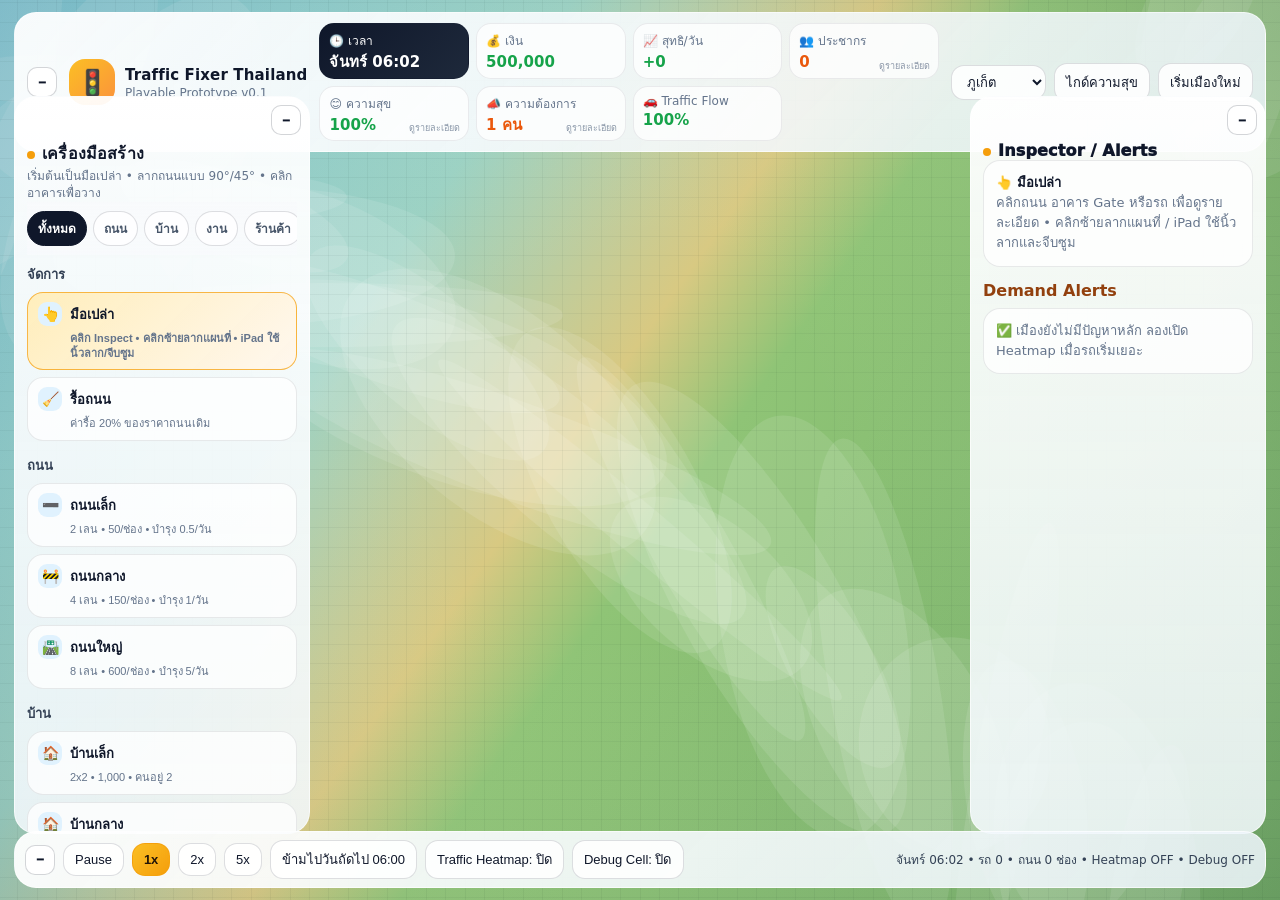
<file: index_ipad_fixed.html>
<!doctype html>
<html lang="th">
<head>
  <meta charset="utf-8" />
  <meta name="viewport" content="width=device-width, initial-scale=1" />
  <title>Traffic Fixer Thailand - Prototype</title>
  <style>
:root {
  --bg: #0b1820;
  --panel: rgba(248, 250, 252, 0.92);
  --panel-strong: rgba(255, 255, 255, 0.96);
  --line: rgba(15, 23, 42, 0.12);
  --text: #14212b;
  --muted: #64748b;
  --accent: #f59e0b;
  --accent2: #0284c7;
  --good: #16a34a;
  --bad: #dc2626;
  --warn: #ea580c;
  --dark-panel: rgba(10, 19, 26, 0.76);
}
* { box-sizing: border-box; text-shadow: none !important; }
.brand .logo, .tool .tool-icon, .panel-title:before, .dot { box-shadow: none !important; filter: none !important; }
html, body, #app { width: 100%; height: 100%; margin: 0; overflow: hidden; }
body {
  font-family: ui-sans-serif, system-ui, -apple-system, BlinkMacSystemFont, "Segoe UI", Tahoma, sans-serif;
  background: radial-gradient(circle at 45% 10%, rgba(125, 211, 252, .20), transparent 28%), var(--bg);
  color: var(--text);
}
canvas {
  position: absolute;
  inset: 0;
  width: 100%;
  height: 100%;
  cursor: default;
  background: #b9d8aa;
}
canvas.dragging { cursor: grabbing; }
#topbar, #bottombar, .panel, .map-legend {
  position: absolute;
  z-index: 5;
  backdrop-filter: blur(18px) saturate(1.08);
}
#topbar {
  left: 14px;
  right: 14px;
  top: 12px;
  min-height: 72px;
  display: flex;
  align-items: center;
  gap: 12px;
  padding: 10px 12px;
  border: 1px solid rgba(255,255,255,.62);
  border-radius: 22px;
  background: linear-gradient(135deg, rgba(255,255,255,.94), rgba(236,244,250,.86));
  box-shadow: 0 16px 48px rgba(15, 23, 42, .20), inset 0 1px 0 rgba(255,255,255,.88);
}
.brand { display: flex; align-items: center; gap: 10px; min-width: 245px; }
.brand .logo {
  width: 46px;
  height: 46px;
  display: grid;
  place-items: center;
  font-size: 25px;
  border-radius: 16px;
  background: linear-gradient(135deg, #fbbf24, #fb923c);
}
.brand strong { font-size: 15px; letter-spacing: .15px; color: #0f172a; }
.brand small { display: block; margin-top: 2px; color: var(--muted); font-size: 12px; }
.stats {
  flex: 1;
  display: grid;
  grid-template-columns: repeat(6, minmax(96px, 1fr));
  gap: 7px;
  font-size: 12px;
}
.stat {
  position: relative;
  overflow: hidden;
  min-height: 49px;
  padding: 7px 9px;
  border-radius: 15px;
  background: rgba(255,255,255,.74);
  border: 1px solid rgba(15, 23, 42, .08);
  box-shadow: inset 0 1px 0 rgba(255,255,255,.90);
}
.stat .label { display: flex; align-items: center; gap: 5px; color: var(--muted); white-space: nowrap; }
.stat b { display: block; color: #0f172a; font-size: 15px; line-height: 1.1; margin-top: 4px; letter-spacing: .1px; }
.stat.good b { color: var(--good); }
.stat.warn b { color: var(--warn); }
.stat.bad b { color: var(--bad); }
.stat.clock { background: linear-gradient(135deg, #0f172a, #1e293b); }
.stat.clock .label, .stat.clock b { color: #fff; }
.stat.clickable { cursor: pointer; }
.stat.clickable:hover { border-color: rgba(2,132,199,.40); background: #ffffff; }
.stat.clickable:after { content: "ดูรายละเอียด"; position: absolute; right: 8px; bottom: 5px; font-size: 9px; color: #64748b; opacity: .75; }
.breakdown-list { display: grid; gap: 7px; margin-top: 9px; }
.breakdown-row { padding: 8px; border-radius: 12px; background: rgba(241,245,249,.86); border: 1px solid rgba(15,23,42,.06); }
.breakdown-row b { display:flex; justify-content:space-between; gap:8px; margin-bottom:4px; }
.bar-track { height: 8px; border-radius: 99px; overflow: hidden; background: rgba(15,23,42,.10); }
.bar-fill { height: 100%; border-radius: 99px; background: linear-gradient(90deg, #38bdf8, #22c55e); }
.vacancy-list { margin-top: 8px; display:grid; gap:6px; }
.vacancy-item { padding: 7px 8px; border-radius: 11px; background: rgba(255,255,255,.72); border:1px solid rgba(15,23,42,.07); }

.top-actions { display: flex; align-items: center; gap: 8px; }
.city-picker {
  display: grid;
  gap: 3px;
  color: var(--muted);
  font-size: 11px;
  font-weight: 800;
}
button, select {
  color: #0f172a;
  background: rgba(255,255,255,.88);
  border: 1px solid rgba(15,23,42,.14);
  border-radius: 13px;
  padding: 8px 11px;
  font-size: 13px;
  outline: none;
  box-shadow: 0 1px 0 rgba(255,255,255,.76), 0 8px 18px rgba(15,23,42,.06);
}
button { cursor: pointer; transition: transform .12s ease, background .12s ease, border-color .12s ease, box-shadow .12s ease; }
button:hover, select:hover { border-color: rgba(2,132,199,.38); background: #fff; box-shadow: 0 10px 24px rgba(2,132,199,.12); }
button:active { transform: translateY(1px); }
button.active {
  background: linear-gradient(135deg, #fbbf24, #f59e0b);
  color: #221407;
  border-color: rgba(245,158,11,.74);
  font-weight: 900;
}
.danger-lite { color: #991b1b; }
.panel {
  top: 96px;
  bottom: 66px;
  width: 318px;
  border: 1px solid rgba(255,255,255,.64);
  border-radius: 22px;
  background: linear-gradient(180deg, rgba(255,255,255,.94), rgba(242,248,252,.88));
  padding: 12px;
  overflow: auto;
  box-shadow: 0 18px 56px rgba(15,23,42,.22), inset 0 1px 0 rgba(255,255,255,.9);
  scrollbar-color: rgba(15,23,42,.22) transparent;
}
.panel.left { left: 14px; }
.panel.right { right: 14px; }
.panel-head { display: flex; align-items: flex-start; justify-content: space-between; gap: 8px; margin-bottom: 8px; }
.panel-title { font-weight: 950; letter-spacing: .18px; color: #0f172a; font-size: 16px; }
.panel-title:before {
  content: "";
  display: inline-block;
  width: 8px;
  height: 8px;
  margin-right: 7px;
  border-radius: 99px;
  background: var(--accent);
}
.panel-subtitle { color: #92400e; font-weight: 900; margin: 14px 0 8px; }
.hint { color: var(--muted); font-size: 12px; line-height: 1.42; margin-top: 2px; }
.tool-tabs {
  position: sticky;
  top: -12px;
  z-index: 3;
  display: flex;
  gap: 6px;
  overflow-x: auto;
  padding: 9px 0 9px;
  margin-bottom: 4px;
  background: linear-gradient(180deg, rgba(248,250,252,.97), rgba(248,250,252,.82));
}
.tool-tab {
  flex: 0 0 auto;
  padding: 7px 10px;
  border-radius: 999px;
  font-size: 12px;
  font-weight: 800;
  color: #475569;
  background: rgba(255,255,255,.76);
}
.tool-tab.active { background: #0f172a; color: #fff; border-color: #0f172a; }
.tool-group { margin: 9px 0 14px; }
.tool-group.is-hidden { display: none; }
.tool-group h3 { margin: 0 0 7px; font-size: 13px; color: #334155; display: flex; align-items: center; gap: 6px; }
.tool-grid { display: grid; grid-template-columns: 1fr; gap: 7px; }
.tool {
  text-align: left;
  min-height: 64px;
  padding: 9px 10px;
  border-radius: 16px;
  background: rgba(255,255,255,.76);
  border: 1px solid rgba(15,23,42,.09);
  box-shadow: inset 0 1px 0 rgba(255,255,255,.9), 0 8px 18px rgba(15,23,42,.045);
}
.tool strong { display: flex; align-items: center; gap: 8px; font-size: 13px; color: #0f172a; }
.tool .tool-icon { width: 24px; height: 24px; display: inline-grid; place-items: center; border-radius: 9px; background: #e0f2fe; font-size: 14px; }
.tool small { color: var(--muted); display: block; margin-top: 5px; padding-left: 32px; font-size: 11px; line-height: 1.32; }
.tool.active {
  background: linear-gradient(135deg, rgba(255,237,184,.94), rgba(255,247,237,.96));
  border-color: rgba(245,158,11,.72);
  box-shadow: 0 0 0 2px rgba(245,158,11,.13), 0 12px 26px rgba(245,158,11,.14);
}
.tool.disabled { opacity: .48; filter: grayscale(.18); }
.card {
  background: rgba(255,255,255,.78);
  border: 1px solid rgba(15,23,42,.09);
  border-radius: 17px;
  padding: 12px;
  font-size: 13px;
  line-height: 1.55;
  margin-bottom: 10px;
  box-shadow: inset 0 1px 0 rgba(255,255,255,.9), 0 8px 18px rgba(15,23,42,.045);
}
.card b, .inspector-title { color: #0f172a; font-weight: 950; }
.card .muted, .muted { color: var(--muted); }
.inspector-card .metric-grid { display: grid; grid-template-columns: 1fr 1fr; gap: 7px; margin-top: 8px; }
.metric {
  padding: 8px;
  border-radius: 12px;
  background: rgba(241,245,249,.86);
  border: 1px solid rgba(15,23,42,.06);
}
.metric span { display: block; color: var(--muted); font-size: 11px; }
.metric b { display: block; margin-top: 2px; font-size: 13px; }
.alert {
  background: linear-gradient(180deg, rgba(254,226,226,.92), rgba(255,247,237,.78));
  border: 1px solid rgba(220,38,38,.22);
  border-radius: 16px;
  padding: 10px;
  margin-bottom: 8px;
  font-size: 12px;
  line-height: 1.45;
  box-shadow: inset 0 1px 0 rgba(255,255,255,.8);
}
.alert.good { background: linear-gradient(180deg, rgba(220,252,231,.92), rgba(240,253,244,.78)); border-color: rgba(22,163,74,.25); }
.alert b { display: block; margin-bottom: 3px; color: #0f172a; }
.map-legend {
  left: 50%;
  bottom: 74px;
  transform: translateX(-50%);
  display: flex;
  align-items: center;
  gap: 10px;
  padding: 8px 11px;
  border-radius: 999px;
  background: rgba(15,23,42,.64);
  border: 1px solid rgba(255,255,255,.18);
  color: rgba(255,255,255,.82);
  font-size: 12px;
  box-shadow: 0 12px 32px rgba(15,23,42,.22);
}
.dot { width: 10px; height: 10px; display: inline-block; border-radius: 99px; margin-right: 5px; vertical-align: -1px; }
.dot.road { background: #5b6670; }
.dot.gate { background: #fbbf24; }
.dot.vehicle { background: #38bdf8; }
.dot.heat { background: linear-gradient(90deg, #22c55e, #f59e0b, #ef4444); width: 26px; border-radius: 999px; }
#bottombar {
  left: 14px;
  right: 14px;
  bottom: 12px;
  min-height: 48px;
  display: flex;
  align-items: center;
  gap: 8px;
  padding: 8px 10px;
  border: 1px solid rgba(255,255,255,.64);
  border-radius: 22px;
  background: linear-gradient(135deg, rgba(255,255,255,.94), rgba(236,244,250,.88));
  box-shadow: 0 16px 48px rgba(15,23,42,.18), inset 0 1px 0 rgba(255,255,255,.88);
}
.speed-group { display: flex; gap: 6px; padding: 4px; border-radius: 16px; background: rgba(15,23,42,.05); }
.wide-btn { min-width: 142px; }
#statusText {
  margin-left: auto;
  color: #334155;
  font-size: 12px;
  white-space: nowrap;
  max-width: 33vw;
  overflow: hidden;
  text-overflow: ellipsis;
}
@media (max-width: 1320px) {
  .stats { grid-template-columns: repeat(4, minmax(90px, 1fr)); }
  .panel { width: 296px; }
  .brand { min-width: 205px; }
}
@media (max-width: 1000px) {
  .panel.right { display: none; }
  .stats { grid-template-columns: repeat(3, minmax(80px, 1fr)); }
  .map-legend { display: none; }
}
@media (max-width: 820px) {
  .panel.left { display: none; }
  .brand { min-width: 155px; }
  .brand small { display: none; }
  .stats { grid-template-columns: repeat(2, minmax(80px, 1fr)); }
  #statusText { display: none; }
}

/* User readability pass: flat text/icons, no visual shadows. */
* { text-shadow: none !important; }
#topbar, #bottombar, .panel, .map-legend, .stat, .tool, .card, .metric, .alert,
button, select, .breakdown-row, .vacancy-item, .brand .logo, .tool .tool-icon, .dot {
  box-shadow: none !important;
  filter: none !important;
}
#topbar, #bottombar, .panel {
  backdrop-filter: none !important;
}
.stat .label, .tool strong, .tool small, .metric span, .metric b, .inspector-title, .muted,
.panel-title, .panel-subtitle, button, select {
  text-shadow: none !important;
}
/* iPad compact HUD pass: keep the top bar small on touch/tablet screens. */
@media (pointer: coarse), (max-width: 1180px) {
  #topbar {
    left: 8px;
    right: 8px;
    top: max(6px, env(safe-area-inset-top));
    min-height: 50px;
    gap: 6px;
    padding: 6px 8px;
    border-radius: 14px;
    align-items: center;
  }
  .brand {
    min-width: 122px;
    gap: 6px;
  }
  .brand .logo {
    width: 30px;
    height: 30px;
    min-width: 30px;
    font-size: 17px;
    border-radius: 9px;
  }
  .brand strong {
    font-size: 11px;
    line-height: 1.05;
  }
  .brand small {
    display: none !important;
  }
  .stats {
    grid-template-columns: repeat(6, minmax(54px, 1fr)) !important;
    gap: 4px;
    font-size: 9px;
    min-width: 0;
  }
  .stat {
    min-height: 34px;
    padding: 4px 5px;
    border-radius: 10px;
  }
  .stat .label {
    font-size: 8.5px;
    gap: 2px;
    overflow: hidden;
    text-overflow: ellipsis;
  }
  .stat b {
    font-size: 11px;
    line-height: 1.05;
    margin-top: 2px;
    white-space: nowrap;
  }
  .stat.clickable:after {
    display: none;
  }
  .top-actions {
    gap: 4px;
    flex: 0 0 auto;
  }
  button, select {
    padding: 5px 7px;
    border-radius: 10px;
    font-size: 11px;
  }
  .panel {
    top: calc(max(6px, env(safe-area-inset-top)) + 58px);
    bottom: 54px;
  }
  #bottombar {
    left: 8px;
    right: 8px;
    bottom: max(6px, env(safe-area-inset-bottom));
    min-height: 40px;
    gap: 5px;
    padding: 5px 7px;
    border-radius: 14px;
    overflow-x: auto;
  }
  #bottombar button {
    white-space: nowrap;
    flex: 0 0 auto;
  }
  .map-legend {
    bottom: calc(max(6px, env(safe-area-inset-bottom)) + 48px);
  }
}

@media (pointer: coarse) and (max-width: 820px) {
  .brand {
    display: none;
  }
  .stats {
    grid-template-columns: repeat(6, minmax(46px, 1fr)) !important;
  }
  .top-actions select {
    max-width: 78px;
  }
  #resetBtn {
    max-width: 76px;
    overflow: hidden;
    text-overflow: ellipsis;
  }
}

@media (pointer: coarse) and (max-width: 680px) {
  .stats {
    grid-template-columns: repeat(3, minmax(58px, 1fr)) !important;
  }
  #topbar {
    align-items: flex-start;
  }
}

/* iPad navigation + collapsible HUD pass */
canvas { touch-action: none; }
.collapse-btn {
  flex: 0 0 auto;
  width: 30px;
  height: 30px;
  min-width: 30px;
  padding: 0 !important;
  display: grid;
  place-items: center;
  border-radius: 10px;
  font-weight: 950;
  line-height: 1;
  background: #ffffff !important;
  color: #0f172a !important;
  border: 1px solid rgba(15,23,42,.18) !important;
  box-shadow: none !important;
}
.panel { padding-top: 44px; }
.panel > .collapse-btn {
  position: absolute;
  top: 8px;
  right: 8px;
  z-index: 30;
}
#topbar.collapsed, #bottombar.collapsed, .panel.collapsed {
  width: 42px !important;
  height: 42px !important;
  min-width: 42px !important;
  min-height: 42px !important;
  max-width: 42px !important;
  max-height: 42px !important;
  right: auto !important;
  bottom: auto !important;
  padding: 6px !important;
  overflow: visible !important;
  border-radius: 14px !important;
  display: block !important;
  background: rgba(255,255,255,.96) !important;
}
#topbar.collapsed { left: 8px !important; top: max(6px, env(safe-area-inset-top)) !important; }
#bottombar.collapsed { left: 8px !important; bottom: max(6px, env(safe-area-inset-bottom)) !important; top: auto !important; }
.panel.left.collapsed { left: 8px !important; top: calc(max(6px, env(safe-area-inset-top)) + 52px) !important; }
.panel.right.collapsed { right: 8px !important; left: auto !important; top: calc(max(6px, env(safe-area-inset-top)) + 102px) !important; }
#topbar.collapsed > :not(.collapse-btn),
#bottombar.collapsed > :not(.collapse-btn),
.panel.collapsed > :not(.collapse-btn) {
  display: none !important;
}
#topbar.collapsed > .collapse-btn,
#bottombar.collapsed > .collapse-btn,
.panel.collapsed > .collapse-btn {
  position: static !important;
  width: 30px !important;
  height: 30px !important;
  min-width: 30px !important;
}
.demand-row.bad-demand { background: rgba(255,247,237,.92); border-color: rgba(234,88,12,.22); }
.demand-row.good-demand { background: rgba(240,253,244,.88); border-color: rgba(22,163,74,.18); }

@media (max-width: 1000px) {
  .panel.right { display: block; }
}
@media (pointer: coarse), (max-width: 1180px) {
  .stats { grid-template-columns: repeat(7, minmax(48px, 1fr)) !important; }
  .panel { width: min(300px, calc(100vw - 18px)); }
  .panel.right { right: 8px; }
  .panel.left { left: 8px; }
  #topbar:not(.collapsed) { padding-left: 7px; }
  #bottombar:not(.collapsed) { padding-left: 7px; }
}
@media (pointer: coarse) and (max-width: 680px) {
  .stats { grid-template-columns: repeat(4, minmax(54px, 1fr)) !important; }
}

/* Final flat readability: remove every UI shadow/filter/text shadow. */
* {
  text-shadow: none !important;
  box-shadow: none !important;
  filter: none !important;
}
#topbar, #bottombar, .panel, .stat, .tool, .card, .metric, .alert, .map-legend, .collapse-btn, button, select {
  box-shadow: none !important;
  text-shadow: none !important;
  filter: none !important;
}
.tool-icon, .logo, .dot, .brand, .panel-title, .panel-subtitle, .inspector-title {
  box-shadow: none !important;
  text-shadow: none !important;
  filter: none !important;
}


/* iPad portrait fix: allow the collapsed tool panels to open.
   Earlier mobile CSS hid .panel.left at <=820px; when tapping + to expand,
   the panel lost .collapsed and became display:none, so users could not select tools. */
@media (pointer: coarse), (max-width: 820px) {
  .panel.left:not(.collapsed),
  .panel.right:not(.collapsed) {
    display: block !important;
  }
}

</style>
</head>
<body>
  <div id="app">
    <canvas id="game"></canvas>

    <header id="topbar">
      <button class="collapse-btn" data-collapse-target="topbar" aria-label="ย่อ/ขยายแถบบน">−</button>
      <div class="brand">
        <span class="logo">🚦</span>
        <div>
          <strong>Traffic Fixer Thailand</strong>
          <small>Playable Prototype v0.1</small>
        </div>
      </div>
      <div id="stats" class="stats"></div>
      <div class="top-actions">
        <select id="citySelect" title="เลือกเมือง">
          <option value="phuket">ภูเก็ต</option>
          <option value="bangkok">กรุงเทพฯ</option>
          <option value="chiangmai">เชียงใหม่</option>
          <option value="korat">โคราช</option>
        </select>
        <button id="happinessGuideBtn">ไกด์ความสุข</button>
        <button id="resetBtn">เริ่มเมืองใหม่</button>
      </div>
    </header>

    <aside id="leftPanel" class="panel left">
      <button class="collapse-btn" data-collapse-target="leftPanel" aria-label="ย่อ/ขยายเครื่องมือ">−</button>
      <div class="panel-title">เครื่องมือสร้าง</div>
      <div class="hint">เริ่มต้นเป็นมือเปล่า • ลากถนนแบบ 90°/45° • คลิกอาคารเพื่อวาง</div>
      <div id="toolList"></div>
    </aside>

    <aside id="rightPanel" class="panel right">
      <button class="collapse-btn" data-collapse-target="rightPanel" aria-label="ย่อ/ขยาย Inspector">−</button>
      <div class="panel-title">Inspector / Alerts</div>
      <div id="selectionInfo" class="card">
        <b>มือเปล่า</b><br>
        คลิกถนน อาคาร Gate หรือรถ เพื่อดูสาเหตุปัญหา หรือกดปุ่มไกด์ความสุข
      </div>
      <div class="panel-subtitle">Demand Alerts</div>
      <div id="alerts"></div>
    </aside>

    <footer id="bottombar">
      <button class="collapse-btn" data-collapse-target="bottombar" aria-label="ย่อ/ขยายแถบควบคุม">−</button>
      <button data-speed="0" class="speedBtn">Pause</button>
      <button data-speed="1" class="speedBtn active">1x</button>
      <button data-speed="2" class="speedBtn">2x</button>
      <button data-speed="5" class="speedBtn">5x</button>
      <button id="skipBtn">ข้ามไปวันถัดไป 06:00</button>
      <button id="heatBtn">Traffic Heatmap: ปิด</button>
      <button id="debugBtn">Debug Cell: ปิด</button>
      <span id="statusText">พร้อมเล่น</span>
    </footer>
  </div>

  <script>
(() => {
  'use strict';

  // ================================================================
  // Traffic Fixer Thailand - Playable Prototype
  // ทุกเมนูสร้างและระบบหลักอ่านจาก DATA กลางนี้ ไม่ hardcode รายการ UI แยก
  // ================================================================

  const MAP_W = 300;
  const MAP_H = 300;
  const MAP_SIZE = MAP_W * MAP_H;
  const TILE = 18;
  const MAX_ACTIVE_VEHICLES = 1200;
  // สมดุลใหม่: 1 Grid ของถนนเล็ก 2 เลนรองรับได้ประมาณ 3 คันรวม
  // ถนน 4/8 เลนยังจุเพิ่มตามความกว้าง แต่ไม่จุเกินจริงจนรถไม่ติด
  const CARS_PER_GRID = 3;

  const DIRS = [
    [1, 0], [-1, 0], [0, 1], [0, -1],
    [1, 1], [1, -1], [-1, 1], [-1, -1]
  ];
  const CARDINALS = [[1,0],[-1,0],[0,1],[0,-1]];
  const DAY_NAMES = ['จันทร์', 'อังคาร', 'พุธ', 'พฤหัส', 'ศุกร์', 'เสาร์', 'อาทิตย์'];

  const DATA = {
    roads: {
      small:  { id: 1, key: 'small',  name: 'ถนนเล็ก', lanes: 2, cost: 50,  maintenance: 0.5, capacity: 8,  speed: 3.0, desc: '2 เลน เหมาะกับซอย บ้าน และชุมชน' },
      medium: { id: 2, key: 'medium', name: 'ถนนกลาง', lanes: 4, cost: 150, maintenance: 1.0, capacity: 20, speed: 4.5, desc: '4 เลน เหมาะกับถนนหลักในเมือง' },
      large:  { id: 3, key: 'large',  name: 'ถนนใหญ่', lanes: 8, cost: 600, maintenance: 5.0, capacity: 50, speed: 6.0, desc: '8 เลน เหมาะกับเข้าเมือง/เลี่ยงเมือง' }
    },
    buildings: {
      home_small: { key:'home_small', name:'บ้านเล็ก', category:'บ้าน', kind:'home', w:2, h:2, cost:1000, maintenance:0, residents:2, jobs:0, service:0, color:'#f8d28b', desc:'บ้าน 2 คน สร้างประชากรและภาษี' },
      home_medium:{ key:'home_medium',name:'บ้านกลาง',category:'บ้าน', kind:'home', w:3, h:3, cost:8000, maintenance:0, residents:10, jobs:0, service:0, color:'#e5b46d', desc:'บ้าน 10 คน ปล่อยรถมากขึ้นแต่เก็บภาษีดี' },
      home_large: { key:'home_large', name:'บ้านใหญ่', category:'บ้าน', kind:'home', w:5, h:5, cost:60000, maintenance:0, residents:50, jobs:0, service:0, color:'#c88a44', desc:'บ้าน 50 คน รายได้สูงแต่สร้าง Traffic หนัก' },

      shop_small:{ key:'shop_small', name:'ร้านค้าเล็ก', category:'อาคาร', kind:'shop', w:2, h:2, cost:5000, maintenance:50, jobs:2, service:10, color:'#77d7c6', desc:'ร้านค้าเล็ก รองรับคนใช้บริการ 10 คน' },
      shop_large:{ key:'shop_large', name:'ร้านค้าใหญ่', category:'อาคาร', kind:'shop', w:4, h:4, cost:30000, maintenance:300, jobs:10, service:50, color:'#50b8a8', desc:'ร้านค้าใหญ่ รองรับคนใช้บริการ 50 คน' },
      restaurant_small:{ key:'restaurant_small', name:'ร้านอาหารเล็ก', category:'อาคาร', kind:'restaurant', w:3, h:3, cost:10000, maintenance:100, jobs:5, service:15, color:'#ff9f6e', desc:'จุด Traffic หลังเลิกงาน รองรับ 15 คน' },
      restaurant_large:{ key:'restaurant_large', name:'ร้านอาหารใหญ่', category:'อาคาร', kind:'restaurant', w:4, h:4, cost:40000, maintenance:400, jobs:20, service:80, color:'#ff7a59', desc:'ร้านอาหารใหญ่ รองรับ 80 คน' },
      mall_small:{ key:'mall_small', name:'ห้างเล็ก', category:'อาคาร', kind:'mall', w:4, h:4, cost:50000, maintenance:500, jobs:10, service:50, color:'#b993ff', desc:'ดึงรถวันหยุดและหลังเลิกงาน' },
      mall_large:{ key:'mall_large', name:'ห้างใหญ่', category:'อาคาร', kind:'mall', w:6, h:6, cost:150000, maintenance:1500, jobs:50, service:250, color:'#9a72ff', desc:'จุดศูนย์รวมใหญ่ สร้างรถจำนวนมาก' },
      office_small:{ key:'office_small', name:'ออฟฟิศเล็ก', category:'งาน', kind:'office', w:3, h:3, cost:15000, maintenance:150, jobs:20, service:0, color:'#85b7ff', desc:'งาน 20 ตำแหน่ง สร้าง Rush Hour' },
      office_large:{ key:'office_large', name:'ออฟฟิศใหญ่', category:'งาน', kind:'office', w:5, h:5, cost:80000, maintenance:800, jobs:100, service:0, color:'#5d92e8', desc:'งาน 100 ตำแหน่ง Traffic หนักช่วงเช้า' },
      factory_small:{ key:'factory_small', name:'โรงงานเล็ก', category:'งาน', kind:'factory', w:4, h:4, cost:20000, maintenance:200, jobs:30, service:0, color:'#a7b0b7', desc:'งาน 30 ตำแหน่ง เพิ่มรถบรรทุก/แรงงาน' },
      factory_large:{ key:'factory_large', name:'โรงงานใหญ่', category:'งาน', kind:'factory', w:6, h:6, cost:100000, maintenance:1000, jobs:150, service:0, color:'#818991', desc:'งาน 150 ตำแหน่ง เหมาะวางใกล้ Gate/Bypass' },
      park_small:{ key:'park_small', name:'สวนเล็ก', category:'พักผ่อน', kind:'park', w:3, h:3, cost:5000, maintenance:50, jobs:2, service:20, color:'#62d66f', desc:'พักผ่อน 20 คน Traffic วันหยุด' },
      park_large:{ key:'park_large', name:'สวนใหญ่', category:'พักผ่อน', kind:'park', w:5, h:5, cost:25000, maintenance:250, jobs:10, service:100, color:'#46b958', desc:'สวนใหญ่ รองรับ 100 คน' },
      pub_small:{ key:'pub_small', name:'ผับเล็ก', category:'กลางคืน', kind:'pub', w:3, h:3, cost:12000, maintenance:120, jobs:5, service:20, color:'#ff67d8', desc:'สร้าง Night Traffic และรถดึก' },
      pub_large:{ key:'pub_large', name:'ผับใหญ่', category:'กลางคืน', kind:'pub', w:5, h:5, cost:60000, maintenance:600, jobs:20, service:100, color:'#df49c2', desc:'ผับใหญ่ รองรับ 100 คน' }
    },
    cities: {
      phuket: {
        name: 'ภูเก็ต', camera: { x: 145, y: 54, zoom: 1.08 },
        terrain: 'island',
        gates: [
          { key:'north', name:'Gate เหนือ / สะพานเข้าเกาะ', x:150, y:0, role:'รถย้ายเข้า รถขนส่ง รถจากพังงา' },
          { key:'west', name:'โซนหาดตะวันตก', x:0, y:86, role:'รถท่องเที่ยว' },
          { key:'east', name:'เมืองเก่า / ท่าเรือ', x:299, y:96, role:'บริการ ท่าเรือ' },
          { key:'south', name:'โซนใต้ / ผับ หาด', x:158, y:299, role:'ท่องเที่ยวกลางคืน' }
        ],
        starter: 'phuket'
      },
      bangkok: {
        name: 'กรุงเทพฯ', camera: { x: 142, y: 112, zoom: 0.86 },
        terrain: 'river',
        gates: [
          { key:'north', name:'Gate เหนือ / ปทุมธานี อยุธยา', x:146, y:0, role:'คนเข้าเมืองทำงาน' },
          { key:'east', name:'Gate ตะวันออก / อุตสาหกรรม', x:299, y:125, role:'รถโรงงาน/สมุทรปราการ' },
          { key:'west', name:'Gate ตะวันตก / ฝั่งธน', x:0, y:138, role:'เมืองรอบนอก' },
          { key:'south', name:'Gate ใต้ / ท่าเรือ', x:166, y:299, role:'ขนส่งบางส่วน' }
        ],
        starter: 'bangkok'
      },
      chiangmai: {
        name: 'เชียงใหม่', camera: { x: 132, y: 98, zoom: 0.95 },
        terrain: 'mountain',
        gates: [
          { key:'north', name:'Gate เหนือ / แม่ริม', x:145, y:0, role:'นักท่องเที่ยว ชานเมือง' },
          { key:'east', name:'Gate ตะวันออก / สันกำแพง', x:299, y:94, role:'เขตขยายเมือง' },
          { key:'south', name:'Gate ใต้ / ลำพูน', x:143, y:299, role:'คนทำงานเข้าเมือง' },
          { key:'west', name:'Gate ตะวันตก / ดอย', x:0, y:98, role:'รถท่องเที่ยวจำกัด' }
        ],
        starter: 'chiangmai'
      },
      korat: {
        name: 'โคราช', camera: { x: 145, y: 100, zoom: 0.9 },
        terrain: 'through',
        gates: [
          { key:'west', name:'Gate ตะวันตก / กรุงเทพฯ', x:0, y:126, role:'รถผ่านเมืองจากกรุงเทพฯ' },
          { key:'north', name:'Gate เหนือ / อีสานตอนบน', x:155, y:0, role:'รถผ่านเมือง' },
          { key:'east', name:'Gate ตะวันออก / บุรีรัมย์', x:299, y:124, role:'รถผ่านเมือง รถบรรทุก' },
          { key:'south', name:'Gate ใต้ / ปากช่อง', x:145, y:299, role:'อุตสาหกรรม เขาใหญ่' }
        ],
        starter: 'korat'
      }
    }
  };
  const ROAD_BY_ID = Object.fromEntries(Object.values(DATA.roads).map(r => [r.id, r]));

  function makeProfiles() {
    const profiles = [];
    // ปรับใหม่ตามฟีดแบ็ก: ใช้ 4 กลุ่มหลักเท่ากัน 25% และสุ่มแจกตอน Citizen เกิด
    // เพื่อให้เมืองมีรถหลายช่วงเวลา ไม่เงียบจนรอแค่เข้างาน/ออกงาน
    const traitPool = [
      ...Array(25).fill('ขยัน'),
      ...Array(25).fill('ชิล ๆ'),
      ...Array(25).fill('สายชิล'),
      ...Array(25).fill('บ้านรวย')
    ];
    for (let i = 0; i < 100; i++) {
      const trait = traitPool[i];
      const baseLeave = 6 * 60 + 10 + (i * 13) % 220;
      const workEnd = 17 * 60 + 10 + (i * 19) % 120;
      const leisureKind = trait === 'ขยัน'
        ? ['restaurant', null, 'park', null][i % 4]
        : trait === 'ชิล ๆ'
          ? ['restaurant', 'mall', 'shop', 'park'][i % 4]
          : trait === 'สายชิล'
            ? ['restaurant', 'mall', 'pub', 'park'][i % 4]
            : ['mall', 'restaurant', 'pub', 'shop'][i % 4];
      profiles.push({
        id: i + 1,
        trait,
        tax: 1000,
        workDays: trait === 'บ้านรวย' ? [] : trait === 'สายชิล' ? [0,1,2,3] : [0,1,2,3,4],
        leaveWorkAt: baseLeave,
        workStartDeadline: 10 * 60 + 30,
        workEndAt: workEnd,
        afterWork: leisureKind,
        afterWorkStart: workEnd + 10 + (i * 11) % 55,
        afterWorkEnd: leisureKind === 'pub' ? 23 * 60 + 30 : 21 * 60 + (i % 4) * 20,
        weekendKind: trait === 'ขยัน' ? ['park', null, 'restaurant', null][i % 4] : ['mall','park','restaurant','pub'][i % 4],
        weekendStart: 9 * 60 + (i * 9) % 180,
        weekendEnd: 16 * 60 + (i * 5) % 210,
        richStart: 14 * 60 + (i % 6) * 25,
        richEnd: 27 * 60
      });
    }
    return profiles;
  }
  DATA.profiles = makeProfiles();

  const canvas = document.getElementById('game');
  const ctx = canvas.getContext('2d', { alpha: false });
  const statsEl = document.getElementById('stats');
  const toolListEl = document.getElementById('toolList');
  const selectionEl = document.getElementById('selectionInfo');
  const alertsEl = document.getElementById('alerts');
  const statusText = document.getElementById('statusText');
  const citySelect = document.getElementById('citySelect');
  const heatBtn = document.getElementById('heatBtn');
  const debugBtn = document.getElementById('debugBtn');
  const happinessGuideBtn = document.getElementById('happinessGuideBtn');

  const road = new Uint8Array(MAP_SIZE);
  const buildGrid = new Int32Array(MAP_SIZE);
  const occ = new Int32Array(MAP_SIZE); // first vehicle id per tile for debug/backward UI
  let laneMap = new Map(); // tile index -> Set(vehicleId), supports 2/4/8 lane occupancy
  let roadLinks = new Map(); // tile index -> Set(neighbor index), prevents phantom diagonal connectors
  const flowLoad = new Float32Array(MAP_SIZE);
  const waitLoad = new Float32Array(MAP_SIZE);
  const connCache = new Uint8Array(MAP_SIZE);

  let buildings = [];
  let gates = [];
  let vehicles = [];
  let citizens = [];
  let events = [];
  let alerts = [];
  let pathCache = new Map();
  let roadVersion = 1;
  let nextVehicleId = 1;
  let nextCitizenId = 1;
  let nextBuildingId = 1;
  let profileCursor = 0;
  let activeToolFilter = 'all';

  const game = {
    cityKey: 'phuket',
    money: 500000,
    worldMin: 6 * 60,
    speed: 1,
    heatmap: false,
    debug: false,
    selectedTool: null,
    roadStart: null,
    hover: null,
    pan: { x: 0, y: 0 },
    zoom: 1,
    draggingPan: false,
    lastMouse: { x: 0, y: 0 },
    mouseWorld: { x: 0, y: 0 },
    panMoved: false,
    suppressClickUntil: 0,
    touchMode: null,
    touchLast: null,
    touchBuildStart: null,
    touchBuildCurrent: null,
    lastDailyAbsDay: -1,
    immigrationTick: 0,
    passTick: 0,
    lowSatImmigrationAlertDay: -1,
    roadCount: 0,
    lastStats: null,
    skipMode: false
  };

  function idx(x, y) { return y * MAP_W + x; }
  function xy(i) { return { x: i % MAP_W, y: Math.floor(i / MAP_W) }; }
  function inBounds(x, y) { return x >= 0 && y >= 0 && x < MAP_W && y < MAP_H; }
  function clamp(v, a, b) { return Math.max(a, Math.min(b, v)); }
  function sign(n) { return n < 0 ? -1 : n > 0 ? 1 : 0; }
  function formatMoney(v) { return Math.round(v).toLocaleString('th-TH'); }
  function formatCompact(v) {
    const n = Math.round(v);
    if (Math.abs(n) >= 1000000) return (n/1000000).toFixed(n%1000000 ? 1 : 0) + 'M';
    if (Math.abs(n) >= 1000) return (n/1000).toFixed(n%1000 ? 1 : 0) + 'K';
    return n.toLocaleString('th-TH');
  }
  function kpiState(value, goodAt, badAt, inverse = false) {
    if (!inverse) return value >= goodAt ? 'good' : value <= badAt ? 'bad' : 'warn';
    return value <= goodAt ? 'good' : value >= badAt ? 'bad' : 'warn';
  }
  function absDay() { return Math.floor(game.worldMin / 1440); }
  function minuteOfDay() { return ((Math.floor(game.worldMin) % 1440) + 1440) % 1440; }
  function weekday() { return absDay() % 7; }
  function timeText() {
    const m = minuteOfDay();
    const h = Math.floor(m / 60).toString().padStart(2, '0');
    const mm = (m % 60).toString().padStart(2, '0');
    return `${DAY_NAMES[weekday()]} ${h}:${mm}`;
  }
  function absAt(day, minute) { return day * 1440 + minute; }
  function minLabel(minute) {
    const m = ((Math.floor(minute) % 1440) + 1440) % 1440;
    return `${Math.floor(m / 60).toString().padStart(2,'0')}:${(m % 60).toString().padStart(2,'0')}`;
  }
  function nextAbsMinute(minute) {
    const d = absDay();
    const nowM = minuteOfDay();
    return absAt(d + (minute <= nowM ? 1 : 0), minute);
  }

  function roadDataById(id) { return ROAD_BY_ID[id] || null; }
  function getRoadRatio(i) {
    const t = road[i];
    if (!t) return 0;
    const rd = roadDataById(t);
    const cap = Math.max(1, laneCapacityAt(i));
    const density = cellVehicleCount(i) / cap;
    // ใช้ density เป็นตัวหลัก เพื่อให้รถเต็ม Grid แล้วเกิดแดง/ดำจริง
    // flowLoad = รถผ่านเยอะ, waitLoad = รถรอไฟ/รอคิว ทำให้คอขวดติดสะสม
    const flowPressure = flowLoad[i] / Math.max(1, rd.capacity) * 0.55;
    const waitPressure = waitLoad[i] * 1.35;
    return density * 1.28 + flowPressure + waitPressure;
  }
  function trafficColor(ratio) {
    if (ratio <= 0.60) return '#34d174';
    if (ratio <= 0.90) return '#f6d45d';
    if (ratio <= 1.20) return '#ff9f3f';
    if (ratio <= 1.60) return '#ff4e4e';
    return '#111111';
  }

  function roadLaneCountAt(i) {
    const rd = roadDataById(road[i]);
    return rd ? rd.lanes : 0;
  }
  function laneCapacityAt(i) {
    const lanes = roadLaneCountAt(i);
    if (!lanes) return 0;
    // 2 เลน = 3 คัน/กริด, 4 เลน = 6 คัน/กริด, 8 เลน = 12 คัน/กริด
    // เดิมคูณต่อเลนจนถนนจุ 6/12/24 ทำให้ไม่ค่อยเกิดรถติด
    return Math.max(CARS_PER_GRID, Math.round((lanes / 2) * CARS_PER_GRID));
  }
  function laneCapacityAtPreview(lanes) {
    return Math.max(CARS_PER_GRID, Math.round((lanes / 2) * CARS_PER_GRID));
  }
  function lanesPerDirectionAt(i) {
    return Math.max(1, Math.floor(roadLaneCountAt(i) / 2));
  }
  function directionCapacityAt(i) {
    if (!road[i]) return 0;
    return Math.max(1, Math.ceil(laneCapacityAt(i) / 2));
  }
  function moveDirKey(from, to) {
    if (from == null || to == null || from === to) return 'idle';
    const a = xy(from), b = xy(to);
    return `${sign(b.x - a.x)},${sign(b.y - a.y)}`;
  }
  function parseDirKey(dirKey) {
    const parts = String(dirKey || '0,0').split(',').map(n => Number(n) || 0);
    return { dx: parts[0] || 0, dy: parts[1] || 0 };
  }
  function neighborByDir(baseIdx, dirKey) {
    const { dx, dy } = parseDirKey(dirKey);
    const p = xy(baseIdx);
    const nx = p.x + dx, ny = p.y + dy;
    return inBounds(nx, ny) ? idx(nx, ny) : null;
  }
  function hasRoadLink(a, b) {
    const set = roadLinks.get(a);
    return !!(set && set.has(b) && road[a] && road[b]);
  }
  function approachPredecessorForBuilding(b) {
    if (!b || b.entrance == null || !b.entryDirKey) return null;
    const { dx, dy } = parseDirKey(b.entryDirKey);
    const p = xy(b.entrance);
    const px = p.x - dx, py = p.y - dy;
    if (!inBounds(px, py)) return null;
    const pre = idx(px, py);
    return hasRoadLink(pre, b.entrance) ? pre : null;
  }
  function allBuildingApproachPredecessors(b) {
    if (!b || b.entrance == null) return [];
    const out = [];
    const links = roadLinks.get(b.entrance);
    if (links) {
      for (const ni of links) if (road[ni] && hasRoadLink(ni, b.entrance)) out.push(ni);
    }
    const preferred = approachPredecessorForBuilding(b);
    if (preferred != null && out.includes(preferred)) {
      out.splice(out.indexOf(preferred), 1);
      out.unshift(preferred);
    }
    return out;
  }
  function exitSuccessorForBuilding(b) {
    if (!b || b.entrance == null || !b.entryDirKey) return null;
    const post = neighborByDir(b.entrance, b.entryDirKey);
    return post != null && hasRoadLink(b.entrance, post) ? post : null;
  }
  function constrainedPathForTrip(opts) {
    if (opts.prePath) return opts.prePath;
    let start = opts.fromIdx;
    let goal = opts.toIdx;
    let prefix = [];
    let appendGoal = false;
    const fromB = opts.fromBuildingId ? buildingById(opts.fromBuildingId) : null;
    if (fromB && fromB.entrance === start && fromB.entryDirKey) {
      const post = exitSuccessorForBuilding(fromB);
      if (post != null && post !== start) { prefix = [start]; start = post; }
    }
    const destB = opts.destBuildingId ? buildingById(opts.destBuildingId) : null;
    if (destB && destB.entrance === goal) {
      // อาคารใช้ entrance บนถนนเป็น drop-off node: รถถึงช่องถนนที่ติดอาคารแล้วถือว่าเข้าอาคารสำเร็จ
      // ไม่บังคับให้ต้องวน/กลับรถเพื่อเข้าจากทิศเดียว เพราะบน iPad และถนนปลายตันทำให้รถค้างหน้าอาคารได้ง่าย
      const direct = findPath(start, goal, true, { allowDeadEndUTurn: true });
      if (direct.length) return prefix.length ? prefix.concat(direct) : direct;
      const candidates = allBuildingApproachPredecessors(destB);
      for (const pre of candidates) {
        const midTry = findPath(start, pre, true, { allowDeadEndUTurn: true });
        if (midTry.length) {
          const path = prefix.length ? prefix.concat(midTry) : midTry;
          if (path[path.length - 1] !== opts.toIdx && hasRoadLink(path[path.length - 1], opts.toIdx)) path.push(opts.toIdx);
          return path;
        }
      }
      appendGoal = false;
    }
    const mid = findPath(start, goal, false, { allowDeadEndUTurn: true });
    if (!mid.length) return [];
    let path = prefix.length ? prefix.concat(mid) : mid;
    if (appendGoal && path[path.length - 1] !== opts.toIdx) path.push(opts.toIdx);
    return path;
  }
  function laneBucketMap(i, create = false) {
    let buckets = laneMap.get(i);
    if (!buckets && create) { buckets = new Map(); laneMap.set(i, buckets); }
    return buckets || null;
  }
  function vehicleExistsInCell(i, vehicleId) {
    const buckets = laneBucketMap(i, false);
    if (!buckets || vehicleId <= 0) return false;
    for (const set of buckets.values()) if (set.has(vehicleId)) return true;
    return false;
  }
  function cellVehicleCount(i) {
    const buckets = laneBucketMap(i, false);
    if (!buckets) return 0;
    let n = 0;
    for (const set of buckets.values()) n += set.size;
    return n;
  }
  function allVehicleIdsInCell(i) {
    const buckets = laneBucketMap(i, false);
    if (!buckets) return [];
    const ids = [];
    for (const set of buckets.values()) ids.push(...set);
    return ids;
  }
  function canEnterCell(i, vehicleId, dirKey = null) {
    if (!road[i]) return false;
    if (vehicleExistsInCell(i, vehicleId)) return true;
    const total = cellVehicleCount(i);
    if (total >= laneCapacityAt(i)) return false;
    if (!dirKey) return true;
    const buckets = laneBucketMap(i, false);
    const set = buckets && buckets.get(dirKey);
    return !set || set.size < directionCapacityAt(i);
  }
  function occupyCell(i, vehicleId, dirKey = 'idle') {
    if (!road[i]) return false;
    if (vehicleExistsInCell(i, vehicleId)) return true;
    if (!canEnterCell(i, vehicleId, dirKey)) return false;
    const buckets = laneBucketMap(i, true);
    let set = buckets.get(dirKey);
    if (!set) { set = new Set(); buckets.set(dirKey, set); }
    set.add(vehicleId);
    occ[i] = allVehicleIdsInCell(i)[0] || 0;
    return true;
  }
  function releaseCell(i, vehicleId) {
    const buckets = laneBucketMap(i, false);
    if (!buckets) { occ[i] = 0; return; }
    for (const [key, set] of buckets.entries()) {
      set.delete(vehicleId);
      if (!set.size) buckets.delete(key);
    }
    if (!buckets.size) { laneMap.delete(i); occ[i] = 0; }
    else occ[i] = allVehicleIdsInCell(i)[0] || 0;
  }
  function clearNextCell(v) {
    if (v.nextIdx != null) {
      releaseCell(v.nextIdx, v.id);
      v.nextIdx = null;
      v.t = 0;
    }
  }

  function ensureRoadLinkSet(i) {
    let set = roadLinks.get(i);
    if (!set) { set = new Set(); roadLinks.set(i, set); }
    return set;
  }
  function addRoadLink(a, b) {
    if (a === b || !road[a] || !road[b]) return false;
    const ax = a % MAP_W, ay = Math.floor(a / MAP_W);
    const bx = b % MAP_W, by = Math.floor(b / MAP_W);
    if (Math.max(Math.abs(ax - bx), Math.abs(ay - by)) !== 1) return false;
    ensureRoadLinkSet(a).add(b);
    ensureRoadLinkSet(b).add(a);
    connCache[a] = countConnections(ax, ay);
    connCache[b] = countConnections(bx, by);
    return true;
  }
  function removeRoadLinks(i) {
    const set = roadLinks.get(i);
    if (set) {
      for (const n of set) {
        const ns = roadLinks.get(n);
        if (ns) {
          ns.delete(i);
          const p = xy(n);
          connCache[n] = countConnections(p.x, p.y);
          if (!ns.size) roadLinks.delete(n);
        }
      }
    }
    roadLinks.delete(i);
    connCache[i] = 0;
  }
  function linkedNeighbors(i) {
    const set = roadLinks.get(i);
    if (!set) return [];
    return [...set].filter(n => road[n]);
  }
  function linkRoadCellsInOrder(cells) {
    for (let k = 1; k < cells.length; k++) addRoadLink(cells[k - 1], cells[k]);
    pathCache.clear();
    roadVersion++;
  }

  function vehicleLanePosition(v, cellIdx) {
    const dirKey = vehicleDirKeyForDraw(v);
    const buckets = laneBucketMap(cellIdx, false);
    const set = buckets && buckets.get(dirKey);
    const perDir = lanesPerDirectionAt(cellIdx);
    if (!set) return Math.abs(v.id) % perDir;
    const arr = [...set].sort((a,b) => a - b);
    const pos = arr.indexOf(v.id);
    return pos >= 0 ? pos % perDir : Math.abs(v.id) % perDir;
  }
  function vehicleGridSlot(v, cellIdx) {
    const dirKey = vehicleDirKeyForDraw(v);
    const buckets = laneBucketMap(cellIdx, false);
    const set = buckets && buckets.get(dirKey);
    const perDir = lanesPerDirectionAt(cellIdx);
    if (!set) return Math.floor((Math.abs(v.id) % Math.max(1, directionCapacityAt(cellIdx))) / perDir);
    const arr = [...set].sort((a,b) => a - b);
    const pos = arr.indexOf(v.id);
    return pos >= 0 ? Math.floor(pos / perDir) : 0;
  }
  function vehicleDirKeyForDraw(v) {
    if (v.nextIdx != null) return moveDirKey(v.currentIdx, v.nextIdx);
    if (v.pathPos + 1 < v.path.length) return moveDirKey(v.currentIdx, v.path[v.pathPos + 1]);
    if (v.pathPos > 0) return moveDirKey(v.path[v.pathPos - 1], v.currentIdx);
    return 'idle';
  }
  function vehicleLaneOffset(v, cellIdx, roadW) {
    const totalLanes = Math.max(2, roadLaneCountAt(cellIdx));
    const perDir = Math.max(1, Math.floor(totalLanes / 2));
    const pos = vehicleLanePosition(v, cellIdx);
    // ถนนแบ่งครึ่งตามทิศทางจริง: 2 เลน = 1 ไป/1 สวน, 4 = 2/2, 8 = 4/4
    // offset บวกคือฝั่งซ้ายของทิศทางรถ จึงไม่กินเลนสวน
    const laneWidth = roadW / totalLanes;
    return laneWidth * (Math.min(pos, perDir - 1) + 0.5);
  }

  function setStatus(msg) { statusText.textContent = msg; }
  function addAlert(title, detail, count = 1, kind = 'bad') {
    const key = `${title}|${detail}`;
    const existing = alerts.find(a => a.key === key);
    if (existing) {
      existing.count += count;
      existing.t = game.worldMin;
      existing.kind = kind;
      return;
    }
    alerts.unshift({ key, title, detail, count, kind, t: game.worldMin });
    if (alerts.length > 18) alerts.pop();
  }

  function resize() {
    const dpr = Math.max(1, Math.min(2, window.devicePixelRatio || 1));
    canvas.width = Math.floor(window.innerWidth * dpr);
    canvas.height = Math.floor(window.innerHeight * dpr);
    canvas.style.width = `${window.innerWidth}px`;
    canvas.style.height = `${window.innerHeight}px`;
    ctx.setTransform(dpr, 0, 0, dpr, 0, 0);
  }
  window.addEventListener('resize', resize);
  resize();

  function worldToScreen(x, y) {
    return { x: x * TILE * game.zoom + game.pan.x, y: y * TILE * game.zoom + game.pan.y };
  }
  function screenToWorld(px, py) {
    return { x: (px - game.pan.x) / (TILE * game.zoom), y: (py - game.pan.y) / (TILE * game.zoom) };
  }
  function screenToGrid(px, py) {
    const p = screenToWorld(px, py);
    return { x: Math.floor(p.x), y: Math.floor(p.y) };
  }

  function resetArrays() {
    road.fill(0);
    buildGrid.fill(0);
    occ.fill(0);
    laneMap = new Map();
    roadLinks = new Map();
    flowLoad.fill(0);
    waitLoad.fill(0);
    connCache.fill(0);
    buildings = [];
    gates = [];
    vehicles = [];
    citizens = [];
    events = [];
    alerts = [];
    pathCache.clear();
    roadVersion++;
    nextVehicleId = 1;
    nextCitizenId = 1;
    nextBuildingId = 1;
    profileCursor = 0;
    game.roadCount = 0;
  }

  function resetCity(key = game.cityKey) {
    resetArrays();
    game.cityKey = key;
    game.money = 500000;
    game.worldMin = 6 * 60;
    game.speed = 1;
    game.selectedTool = null;
    game.roadStart = null;
    game.lastDailyAbsDay = -1;
    game.immigrationTick = 0;
    game.passTick = 0;
    game.skipMode = false;
    const city = DATA.cities[key];
    citySelect.value = key;
    const c = city.camera;
    game.zoom = c.zoom;
    game.pan.x = window.innerWidth / 2 - c.x * TILE * game.zoom;
    game.pan.y = window.innerHeight / 2 - c.y * TILE * game.zoom;
    city.gates.forEach(g => addGate(g));
    updateGateEntrances();
    scheduleDailyMaintenance();
    updateToolButtons();
    setStatus('พร้อมเล่น');
  }

  function addGate(data) {
    const gate = { id: gates.length + 1, ...data, entrance: null, inToday: 0, outToday: 0, passToday: 0 };
    gates.push(gate);
    return gate;
  }

  function isGateCell(x, y) {
    return gates.find(g => Math.abs(g.x - x) <= 1 && Math.abs(g.y - y) <= 1);
  }

  function updateGateEntrances() {
    for (const g of gates) {
      let best = null;
      let bestD = Infinity;
      for (let dy = -4; dy <= 4; dy++) for (let dx = -4; dx <= 4; dx++) {
        const x = g.x + dx, y = g.y + dy;
        if (!inBounds(x, y)) continue;
        const i = idx(x, y);
        if (!road[i]) continue;
        const d = Math.abs(dx) + Math.abs(dy);
        if (d < bestD) { bestD = d; best = i; }
      }
      g.entrance = best;
    }
  }

  function recomputeConnectionsAround(x, y, radius = 2) {
    for (let yy = y - radius; yy <= y + radius; yy++) for (let xx = x - radius; xx <= x + radius; xx++) {
      if (!inBounds(xx, yy)) continue;
      const i = idx(xx, yy);
      connCache[i] = countConnections(xx, yy);
    }
  }
  function countConnections(x, y, roadsOverride = null) {
    const i = idx(x, y);
    const hasRoad = roadsOverride ? roadsOverride.has(i) || road[i] : road[i];
    if (!hasRoad) return 0;
    if (!roadsOverride) return linkedNeighbors(i).length;
    // During preview/checking, count possible branches conservatively so junctions stay <= 4 ways.
    let c = 0;
    for (const [dx, dy] of DIRS) {
      const nx = x + dx, ny = y + dy;
      if (!inBounds(nx, ny)) continue;
      const ni = idx(nx, ny);
      if (roadsOverride.has(ni) || road[ni]) c++;
    }
    return c;
  }

  function canAddRoadCells(cells) {
    const addSet = new Set(cells);
    const toCheck = new Set();
    for (const i of cells) {
      const {x, y} = xy(i);
      toCheck.add(i);
      for (const [dx, dy] of DIRS) {
        const nx = x + dx, ny = y + dy;
        if (inBounds(nx, ny)) toCheck.add(idx(nx, ny));
      }
    }
    for (const i of toCheck) {
      const p = xy(i);
      if (countConnections(p.x, p.y, addSet) > 4) return { ok: false, reason: 'ทางแยกเกิน 4 ขา' };
    }
    return { ok: true };
  }

  function placeRoadCell(x, y, roadKey = 'small', charge = true) {
    if (!inBounds(x, y)) return false;
    const i = idx(x, y);
    const rd = DATA.roads[roadKey];
    const old = road[i];
    const oldRd = roadDataById(old);
    if (old && old >= rd.id) return true;
    const deltaCost = oldRd ? Math.max(0, rd.cost - oldRd.cost) : rd.cost;
    if (charge && !canSpend(deltaCost)) return false;
    if (!old) game.roadCount++;
    road[i] = rd.id;
    if (charge) game.money -= deltaCost;
    recomputeConnectionsAround(x, y, 2);
    pathCache.clear();
    roadVersion++;
    updateGateEntrances();
    return true;
  }

  function removeRoadCell(x, y, charge = true) {
    if (!inBounds(x, y)) return false;
    const i = idx(x, y);
    if (!road[i]) return false;
    if (cellVehicleCount(i) > 0) return false;
    const oldRd = roadDataById(road[i]);
    const fee = oldRd.cost * 0.2;
    if (charge) game.money -= fee;
    removeRoadLinks(i);
    road[i] = 0;
    game.roadCount = Math.max(0, game.roadCount - 1);
    recomputeConnectionsAround(x, y, 2);
    pathCache.clear();
    roadVersion++;
    updateGateEntrances();
    return true;
  }

  function getLineCells(x0, y0, x1, y1) {
    if (!inBounds(x0, y0) || !inBounds(x1, y1)) return [];
    let dx = x1 - x0, dy = y1 - y0;
    if (dx === 0 && dy === 0) return [idx(x0, y0)];
    const adx = Math.abs(dx), ady = Math.abs(dy);
    let sx = sign(dx), sy = sign(dy);
    if (adx > ady * 2) sy = 0;
    else if (ady > adx * 2) sx = 0;
    else { sx = sign(dx); sy = sign(dy); }
    const steps = sy === 0 ? adx : sx === 0 ? ady : Math.max(adx, ady);
    const cells = [];
    let x = x0, y = y0;
    for (let s = 0; s <= steps; s++) {
      if (inBounds(x, y)) cells.push(idx(x, y));
      x += sx; y += sy;
    }
    return [...new Set(cells)];
  }

  function canSpend(cost) {
    if (game.money < 0) return false;
    return game.money - cost >= -10000;
  }

  function addBuilding(typeKey, x, y, charge = true) {
    const t = DATA.buildings[typeKey];
    const check = canPlaceBuilding(typeKey, x, y, charge);
    if (!check.ok) return check;
    if (charge) game.money -= t.cost;
    const b = {
      id: nextBuildingId++, typeKey, kind: t.kind, name: t.name,
      x, y, w: t.w, h: t.h,
      residents: 0, reservedResidents: 0,
      employees: 0, reservedService: 0, visitors: 0,
      workerIds: [], citizenIds: [],
      entrance: check.entrance,
      entryDirKey: check.entryDirKey,
      entrySideKey: check.entrySideKey,
      builtAt: game.worldMin,
      arrivals: 0, fails: 0, delayed: 0
    };
    buildings.push(b);
    for (let yy = y; yy < y + t.h; yy++) for (let xx = x; xx < x + t.w; xx++) buildGrid[idx(xx, yy)] = b.id;
    if (charge) setStatus(`วาง ${t.name} ราคา ${formatMoney(t.cost)} บาท`);
    assignJobs();
    return { ok: true, building: b };
  }

  function canPlaceBuilding(typeKey, x, y, checkMoney = true) {
    const t = DATA.buildings[typeKey];
    if (!t) return { ok:false, reason:'ไม่มีข้อมูลอาคาร' };
    if (x < 1 || y < 1 || x + t.w >= MAP_W - 1 || y + t.h >= MAP_H - 1) return { ok:false, reason:'พื้นที่เกินขอบแมป' };
    if (checkMoney && !canSpend(t.cost)) return { ok:false, reason:'เงินไม่พอ หรือเงินติดลบอยู่' };
    for (let yy = y; yy < y + t.h; yy++) for (let xx = x; xx < x + t.w; xx++) {
      const i = idx(xx, yy);
      if (road[i]) return { ok:false, reason:'พื้นที่ทับถนน' };
      if (buildGrid[i]) return { ok:false, reason:'พื้นที่ทับสิ่งก่อสร้าง' };
    }
    const access = findAdjacentRoadForRect(x, y, t.w, t.h);
    if (!access) return { ok:false, reason:'อาคารต้องติดถนนและมีทางเข้าออก' };
    return { ok:true, entrance: access.entrance, entryDirKey: access.entryDirKey, entrySideKey: access.entrySideKey };
  }

  function findAdjacentRoadForRect(x, y, w, h) {
    let best = null;
    let bestScore = Infinity;
    for (let yy = y - 1; yy <= y + h; yy++) for (let xx = x - 1; xx <= x + w; xx++) {
      if (!inBounds(xx, yy)) continue;
      const outside = xx < x || xx >= x + w || yy < y || yy >= y + h;
      if (!outside) continue;
      const i = idx(xx, yy);
      if (road[i]) {
        const dxToBuilding = (x + w / 2 - 0.5) - xx;
        const dyToBuilding = (y + h / 2 - 0.5) - yy;
        let sideX = 0, sideY = 0;
        if (Math.abs(dxToBuilding) >= Math.abs(dyToBuilding)) sideX = sign(dxToBuilding);
        else sideY = sign(dyToBuilding);
        if (!sideX && !sideY) sideY = 1;
        // รถไทยขับชิดซ้าย: อาคารจะรับรถจากเลนฝั่งที่ติดอาคารเท่านั้น
        // left-normal ของทิศทางวิ่ง (dx,dy) คือ (-dy,dx) จึงย้อนกลับเป็น dir=(sideY,-sideX)
        const entryDirKey = `${sideY},${-sideX}`;
        const entrySideKey = `${sideX},${sideY}`;
        const score = Math.abs(xx - (x + w / 2)) + Math.abs(yy - (y + h / 2));
        if (score < bestScore) { bestScore = score; best = { entrance: i, entryDirKey, entrySideKey }; }
      }
    }
    return best;
  }

  function buildingType(b) { return DATA.buildings[b.typeKey]; }
  function buildingById(id) { return buildings.find(b => b.id === id); }
  function actualResidentsInBuilding(b) {
    if (!b || buildingType(b).kind !== 'home') return 0;
    return citizens.reduce((n, c) => n + (c.resident && !c.removed && c.homeId === b.id ? 1 : 0), 0);
  }
  function syncHomeResidentCounts() {
    for (const b of buildings) {
      if (buildingType(b).kind !== 'home') continue;
      const actual = actualResidentsInBuilding(b);
      if (b.residents !== actual) b.residents = actual;
      b.citizenIds = citizens.filter(c => c.resident && !c.removed && c.homeId === b.id).map(c => c.id);
    }
  }

  function buildStarter(kind) {
    if (kind === 'phuket') {
      // Phuket: ถนนหลักจากสะพานเข้าเกาะ + ถนนเลียบชายหาด/เมืองเก่า + แกนกลางเกาะ
      buildRoadPath(150,0,150,56,'large',false);
      buildRoadPath(150,56,150,144,'large',false);
      buildRoadPath(150,56,118,84,'medium',false);
      buildRoadPath(150,56,184,84,'medium',false);
      buildRoadPath(118,84,184,84,'medium',false);
      buildRoadPath(118,84,104,120,'medium',false);
      buildRoadPath(184,84,200,120,'medium',false);
      buildRoadPath(104,120,200,120,'medium',false);
      buildRoadPath(0,86,118,84,'medium',false);
      buildRoadPath(184,84,299,96,'medium',false);
      buildRoadPath(150,144,158,299,'medium',false);
      buildRoadPath(108,96,192,96,'small',false);
      buildRoadPath(122,82,122,120,'small',false);
      buildRoadPath(178,82,178,120,'small',false);
      buildRoadPath(130,72,168,110,'small',false);
      addStarterBuildings(112, 86);
    } else if (kind === 'bangkok') {
      // Bangkok: แกนเข้าเมืองหลายทิศ + ถนนคู่ขนานและสะพานข้ามแนวแม่น้ำ
      buildRoadPath(146,0,146,178,'large',false);
      buildRoadPath(0,138,146,138,'large',false);
      buildRoadPath(146,120,299,125,'large',false);
      buildRoadPath(166,178,166,299,'medium',false);
      buildRoadPath(96,110,224,110,'medium',false);
      buildRoadPath(92,154,230,154,'medium',false);
      buildRoadPath(112,92,218,176,'medium',false);
      buildRoadPath(92,178,230,104,'medium',false);
      buildRoadPath(118,120,118,170,'small',false);
      buildRoadPath(190,104,190,170,'small',false);
      buildRoadPath(128,132,210,132,'small',false);
      addStarterBuildings(122, 122);
    } else if (kind === 'chiangmai') {
      // Chiang Mai: ถนนเข้าเมือง + วงแหวนเมืองเก่า/ถนนเฉียงเลี่ยงภูเขา
      buildRoadPath(145,0,145,84,'large',false);
      buildRoadPath(145,84,108,98,'medium',false);
      buildRoadPath(145,84,182,98,'medium',false);
      buildRoadPath(108,98,182,98,'medium',false);
      buildRoadPath(108,98,108,132,'medium',false);
      buildRoadPath(182,98,182,132,'medium',false);
      buildRoadPath(108,132,182,132,'medium',false);
      buildRoadPath(0,98,108,98,'medium',false);
      buildRoadPath(182,98,299,94,'medium',false);
      buildRoadPath(145,132,143,299,'medium',false);
      buildRoadPath(116,106,174,126,'small',false);
      buildRoadPath(116,126,174,106,'small',false);
      addStarterBuildings(114, 102);
    } else if (kind === 'korat') {
      // Korat: เมืองผ่านทาง มีถนนใหญ่ตะวันตก-ตะวันออก และ Bypass เริ่มต้น
      buildRoadPath(0,126,170,126,'large',false);
      buildRoadPath(170,126,299,124,'large',false);
      buildRoadPath(155,0,155,126,'medium',false);
      buildRoadPath(155,126,145,299,'medium',false);
      buildRoadPath(84,96,214,96,'medium',false);
      buildRoadPath(84,156,214,156,'medium',false);
      buildRoadPath(84,96,84,156,'medium',false);
      buildRoadPath(214,96,214,156,'medium',false);
      buildRoadPath(112,104,195,146,'small',false);
      buildRoadPath(112,146,195,104,'small',false);
      buildRoadPath(126,112,184,112,'small',false);
      buildRoadPath(126,140,184,140,'small',false);
      addStarterBuildings(118, 106);
    }
    updateGateEntrances();
  }

  function buildRoadPath(x0,y0,x1,y1,roadKey,charge=true) {
    const cells = getLineCells(x0,y0,x1,y1);
    placeRoadCells(cells, roadKey, charge);
  }

  function placeRoadCells(cells, roadKey, charge=true) {
    const placed = [];
    for (const i of cells) {
      const p = xy(i);
      if (placeRoadCell(p.x, p.y, roadKey, charge)) placed.push(i);
    }
    linkRoadCellsInOrder(placed);
    for (const i of placed) {
      const p = xy(i);
      recomputeConnectionsAround(p.x, p.y, 2);
    }
    updateGateEntrances();
    return placed.length;
  }

  function addStarterBuildings(x, y) {
    // ย่านเริ่มต้นสร้างจากถนนจริงก่อน แล้วจึงวางอาคารที่ติดถนนทุกหลัง
    buildRoadPath(x - 6, y + 8, x + 78, y + 8, 'small', false);
    buildRoadPath(x - 6, y + 22, x + 78, y + 22, 'small', false);
    buildRoadPath(x + 20, y - 4, x + 20, y + 32, 'small', false);
    buildRoadPath(x + 42, y - 4, x + 42, y + 32, 'small', false);
    buildRoadPath(x + 64, y - 4, x + 64, y + 32, 'small', false);

    addBuilding('home_medium', x + 7, y + 5, false);
    addBuilding('home_medium', x + 7, y + 9, false);
    addBuilding('home_small', x + 14, y + 24, false);
    addBuilding('office_small', x + 24, y + 5, false);
    addBuilding('office_small', x + 46, y + 5, false);
    addBuilding('shop_small', x + 24, y + 10, false);
    addBuilding('restaurant_small', x + 31, y + 10, false);
    addBuilding('park_small', x + 46, y + 10, false);
    addBuilding('pub_small', x + 57, y + 10, false);
  }

  function scheduleDailyMaintenance() {
    pushEvent(nextAbsMinute(0), 'daily', null);
  }

  function pushEvent(time, type, payload) {
    events.push({ time, type, payload });
    if (events.length > 1 && events[events.length - 2].time > time) {
      events.sort((a,b) => a.time - b.time);
    }
  }

  function processEvents() {
    if (events.length > 1 && events[0].time > events[1].time) events.sort((a,b) => a.time - b.time);
    let guard = 0;
    while (events.length && events[0].time <= game.worldMin && guard++ < 1500) {
      const ev = events.shift();
      handleEvent(ev);
    }
  }

  function handleEvent(ev) {
    if (ev.type === 'daily') {
      dailyTick();
      pushEvent(absAt(absDay() + 1, 0), 'daily', null);
      return;
    }
    const c = ev.payload && citizens.find(x => x.id === ev.payload.citizenId);
    if (!c || c.removed) return;
    if (ev.type === 'goWork') startWorkTrip(c, ev.payload.deadline);
    else if (ev.type === 'leaveWork') startAfterWork(c);
    else if (ev.type === 'weekendLeisure') startWeekendLeisure(c);
    else if (ev.type === 'richLeisure') startRichLeisure(c);
    else if (ev.type === 'returnHome') startReturnHome(c, ev.payload.reason || 'กลับบ้าน');
    else if (ev.type === 'moveOut') startMoveOut(c);
  }

  function dailyTick() {
    const stats = computeStats();
    const residentTax = citizens.filter(c => c.resident && !c.movingOut && !c.removed).reduce((s, c) => s + c.profile.tax, 0);
    const businessTax = buildings.reduce((s, b) => s + b.employees * 50, 0);
    const roadMaint = computeRoadMaintenance();
    const buildingMaint = buildings.reduce((s, b) => s + buildingType(b).maintenance, 0);
    game.money += residentTax + businessTax - roadMaint - buildingMaint;
    if (game.money < -10000) game.money = -10000;

    for (const g of gates) { g.inToday = 0; g.outToday = 0; g.passToday = 0; }
    for (const b of buildings) { b.arrivals = 0; b.fails = 0; b.delayed = 0; }

    assignJobs();
    for (const c of citizens) {
      if (!c.resident || c.removed) continue;
      if (!c.workId && c.profile.workDays.length) c.unemployedDays++;
      else c.unemployedDays = 0;
      if (c.unemployedDays >= 2 && !c.movingOut) {
        c.satisfaction -= 28;
        addAlert('งานไม่พอ', `Citizen ${c.id} ไม่มีงานครบ 2 วันและเริ่มย้ายออก`, 1);
        c.movingOut = true;
        pushEvent(game.worldMin + 10 + (c.id % 30), 'moveOut', { citizenId: c.id });
      }
      if (c.satisfaction < 25 && !c.movingOut) {
        addAlert('ความพึงพอใจต่ำ', `Citizen ${c.id} ความสุขต่ำและเริ่มย้ายออก`, 1);
        c.movingOut = true;
        pushEvent(game.worldMin + 20 + (c.id % 40), 'moveOut', { citizenId: c.id });
      } else {
        c.satisfaction = Math.min(100, c.satisfaction + 2);
      }
      scheduleCitizenDay(c, absDay());
    }
    addAlert('สรุปรายวัน', `ภาษีประชากร +${formatMoney(residentTax)} / ธุรกิจ +${formatMoney(businessTax)} / บำรุง -${formatMoney(roadMaint + buildingMaint)}`, 1, 'good');
  }

  function scheduleCitizenDay(c, day) {
    if (!c.resident || c.removed || c.movingOut) return;
    if (c.scheduledDays && c.scheduledDays.has(day)) return;
    if (!c.scheduledDays) c.scheduledDays = new Set();
    c.scheduledDays.add(day);
    const wd = day % 7;
    const p = c.profile;
    if (p.trait === 'บ้านรวย') {
      pushEvent(absAt(day, p.richStart), 'richLeisure', { citizenId: c.id });
      c.scheduleNote = `บ้านรวย: ไม่ทำงาน • ออกเที่ยว ${minLabel(p.richStart)} → 03:00`;
      return;
    }
    if (p.workDays.includes(wd)) {
      pushEvent(absAt(day, p.leaveWorkAt), 'goWork', { citizenId: c.id, deadline: absAt(day, p.workStartDeadline) });
      pushEvent(absAt(day, p.workEndAt), 'leaveWork', { citizenId: c.id });
      c.scheduleNote = `${p.trait}: ไปทำงาน ${minLabel(p.leaveWorkAt)} • เลิกงาน ${minLabel(p.workEndAt)}${p.afterWork ? ` • หลังงาน: ${kindName(p.afterWork)}` : ''}`;
    } else if (p.weekendKind) {
      pushEvent(absAt(day, p.weekendStart), 'weekendLeisure', { citizenId: c.id });
      c.scheduleNote = `${p.trait}: วันไม่ทำงาน • ไป${kindName(p.weekendKind)} ${minLabel(p.weekendStart)}`;
    } else {
      c.scheduleNote = `${p.trait}: วันนี้อยู่บ้าน`;
    }
  }

  function createCitizen(homeId, resident = false) {
    const profile = DATA.profiles[Math.floor(Math.random() * DATA.profiles.length)];
    const c = {
      id: nextCitizenId++,
      profile,
      homeId,
      workId: null,
      location: resident ? `building:${homeId}` : 'gate',
      state: resident ? 'อยู่บ้าน' : 'กำลังย้ายเข้า',
      satisfaction: 82,
      unemployedDays: 0,
      failCount: 0,
      resident,
      movingOut: false,
      removed: false,
      currentVehicleId: null,
      lastTrip: null,
      scheduledDays: new Set(),
      scheduleNote: ''
    };
    citizens.push(c);
    if (resident) {
      const h = buildingById(homeId);
      if (h) { h.residents++; h.citizenIds.push(c.id); }
      assignJobFor(c);
      scheduleCitizenDay(c, absDay());
    }
    return c;
  }

  function computeRoadMaintenance() {
    let m = 0;
    for (let i = 0; i < MAP_SIZE; i++) if (road[i]) m += roadDataById(road[i]).maintenance;
    return m;
  }

  function assignJobs() {
    for (const c of citizens) if (c.resident && !c.removed && !c.workId && c.profile.workDays.length) assignJobFor(c);
  }

  function assignJobFor(c) {
    if (!c.profile.workDays.length) return false;
    const home = buildingById(c.homeId);
    if (!home) return false;
    let best = null, bestD = Infinity;
    for (const b of buildings) {
      const t = buildingType(b);
      if (t.jobs <= 0) continue;
      if (b.employees >= t.jobs) continue;
      if (findPath(home.entrance, b.entrance, true).length === 0) continue;
      const d = Math.abs(home.x - b.x) + Math.abs(home.y - b.y);
      if (d < bestD) { bestD = d; best = b; }
    }
    if (!best) {
      c.workId = null;
      addAlert('งานไม่พอ', `ประชาชนบางส่วนไม่มีอาคารจ้างงานที่ถนนเชื่อมถึง`, 1);
      return false;
    }
    best.employees++;
    best.workerIds.push(c.id);
    c.workId = best.id;
    return true;
  }

  function immigrationManager(gameMinutes) {
    game.immigrationTick += gameMinutes;
    if (game.immigrationTick < 10) return;
    game.immigrationTick = 0;
    if (vehicles.length > MAX_ACTIVE_VEHICLES * 0.8) return;
    const residentsForSat = citizens.filter(c => c.resident && !c.removed);
    const avgSatForImmigration = residentsForSat.length
      ? residentsForSat.reduce((sum, c) => sum + c.satisfaction, 0) / residentsForSat.length
      : 100;
    if (residentsForSat.length && avgSatForImmigration < 80) {
      const d = absDay();
      if (game.lowSatImmigrationAlertDay !== d) {
        game.lowSatImmigrationAlertDay = d;
        addAlert('ประชากรหยุดย้ายเข้า', `ความพึงพอใจเฉลี่ย ${Math.round(avgSatForImmigration)}% ต่ำกว่า 80% ต้องแก้ปัญหาเมืองก่อน`, 1, 'warn');
      }
      return;
    }
    const home = findVacantHome();
    if (!home) return;
    const gate = chooseOpenGate();
    if (!gate || gate.entrance == null) {
      addAlert('ต้องการถนนเข้าเมือง', 'ไม่มี Gate ที่เชื่อมถนนเข้าบ้านว่างได้ คนย้ายเข้าไม่ได้', 1);
      return;
    }
    const c = createCitizen(home.id, false);
    home.reservedResidents++;
    const ok = createTrip({ citizen: c, fromIdx: gate.entrance, toIdx: home.entrance, type: 'MoveInTrip', deadline: game.worldMin + 1440, destBuildingId: home.id, gateId: gate.id });
    if (!ok) {
      home.reservedResidents--;
      c.removed = true;
      addAlert('คนย้ายเข้าไม่ถึงบ้าน', 'มีบ้านว่างแต่ไม่มีเส้นทางจาก City Gate ถึงบ้าน', 1);
    } else {
      gate.inToday++;
    }
  }

  function passThroughManager(gameMinutes) {
    game.passTick += gameMinutes;
    if (game.passTick < 10) return;
    game.passTick = 0;
    if (vehicles.length > MAX_ACTIVE_VEHICLES) return;
    const open = gates.filter(g => g.entrance != null);
    if (open.length < 2) return;
    const a = open[(Math.floor(game.worldMin / 30) + open.length) % open.length];
    const b = open[(Math.floor(game.worldMin / 47) + 1) % open.length];
    if (a.id === b.id) return;
    const path = findPath(a.entrance, b.entrance, true);
    if (!path.length) return;
    const ok = createTrip({ citizen: null, fromIdx: a.entrance, toIdx: b.entrance, type: 'PassThroughTrip', deadline: game.worldMin + 600, gateId: a.id, targetGateId: b.id, prePath: path });
    if (ok) { a.passToday++; b.passToday++; }
  }

  function findVacantHome() {
    return buildings.find(b => {
      const t = buildingType(b);
      if (t.kind !== 'home') return false;
      return actualResidentsInBuilding(b) + b.reservedResidents < t.residents;
    });
  }
  function chooseOpenGate() {
    const open = gates.filter(g => g.entrance != null);
    if (!open.length) return null;
    return open[(Math.floor(game.worldMin / 18) + open.length) % open.length];
  }

  function startWorkTrip(c, deadline) {
    if (!c.resident || c.movingOut || c.currentVehicleId) return;
    if (!c.workId) {
      if (!assignJobFor(c)) {
        c.satisfaction -= 10;
        addAlert('งานไม่พอ', `Citizen ${c.id} ไม่มีที่ทำงาน จึงไม่สร้างรถลงถนน`, 1);
        return;
      }
    }
    const home = buildingById(c.homeId), work = buildingById(c.workId);
    if (!home || !work) return;
    c.state = 'กำลังไปทำงาน';
    createTrip({ citizen: c, fromIdx: home.entrance, toIdx: work.entrance, type: 'WorkTrip', deadline, fromBuildingId: home.id, destBuildingId: work.id });
  }

  function startAfterWork(c) {
    if (!c.resident || c.movingOut || c.currentVehicleId) return;
    const p = c.profile;
    if (p.afterWork && (p.trait !== 'ขยัน' || c.id % 6 === 0)) {
      startLeisure(c, p.afterWork, absAt(absDay(), p.afterWorkEnd), 'หลังเลิกงาน');
    } else {
      startReturnHome(c, 'เลิกงาน');
    }
  }
  function startWeekendLeisure(c) {
    if (!c.resident || c.movingOut || c.currentVehicleId) return;
    const p = c.profile;
    if (!p.weekendKind) return;
    startLeisure(c, p.weekendKind, absAt(absDay(), p.weekendEnd), 'วันหยุด');
  }
  function startRichLeisure(c) {
    if (!c.resident || c.movingOut || c.currentVehicleId) return;
    const p = c.profile;
    const kind = ['mall','restaurant','pub'][c.id % 3];
    const endAbs = absAt(absDay() + 1, 3 * 60);
    startLeisure(c, kind, endAbs, 'บ้านรวยเที่ยวกลางคืน');
  }

  function currentBuildingOf(c) {
    if (!c.location || !c.location.startsWith('building:')) return null;
    return buildingById(Number(c.location.split(':')[1]));
  }

  function startLeisure(c, kind, endAbs, reason) {
    const origin = currentBuildingOf(c) || buildingById(c.homeId);
    if (!origin) return;
    const target = findServiceBuilding(kind, origin.entrance);
    if (!target) {
      c.satisfaction -= 9;
      addAlert(`ต้องการ${kindName(kind)}`, `${reason}: ไม่มีอาคารหรือ Capacity ว่างสำหรับ ${kindName(kind)} จึงไม่สร้างรถ`, 1);
      if (origin.id !== c.homeId) startReturnHome(c, 'ปลายทางกิจกรรมเต็ม');
      return;
    }
    target.reservedService++;
    c.state = `กำลังไป${kindName(kind)}`;
    const ok = createTrip({ citizen: c, fromIdx: origin.entrance, toIdx: target.entrance, type: 'LeisureTrip', deadline: endAbs, fromBuildingId: origin.id, destBuildingId: target.id, reservedService: true, activityEnd: endAbs });
    if (!ok) {
      target.reservedService--;
      c.satisfaction -= 12;
      addAlert('ไม่มีเส้นทางกิจกรรม', `${reason}: หาเส้นทางไป ${target.name} ไม่ได้`, 1);
    }
  }

  function kindName(kind) {
    return ({ shop:'ร้านค้า', restaurant:'ร้านอาหาร', mall:'ห้าง', park:'สวน', pub:'ผับ' })[kind] || kind;
  }

  function findServiceBuilding(kind, fromIdx) {
    let best = null, bestCost = Infinity;
    for (const b of buildings) {
      const t = buildingType(b);
      if (t.kind !== kind || t.service <= 0) continue;
      if (b.visitors + b.reservedService >= t.service) continue;
      const path = findPath(fromIdx, b.entrance, true);
      if (!path.length) continue;
      const cost = path.length + (b.visitors / Math.max(1, t.service)) * 20;
      if (cost < bestCost) { bestCost = cost; best = b; }
    }
    return best;
  }

  function startReturnHome(c, reason) {
    if (!c.resident || c.currentVehicleId || c.removed) return;
    const origin = currentBuildingOf(c) || buildingById(c.workId) || buildingById(c.homeId);
    const home = buildingById(c.homeId);
    if (!origin || !home || origin.id === home.id) {
      c.location = `building:${c.homeId}`;
      c.state = 'อยู่บ้าน';
      return;
    }
    if (origin.kind !== 'home' && buildingType(origin).service > 0) {
      origin.visitors = Math.max(0, origin.visitors - 1);
    }
    c.state = `กำลังกลับบ้าน (${reason})`;
    createTrip({ citizen: c, fromIdx: origin.entrance, toIdx: home.entrance, type: 'ReturnHomeTrip', deadline: game.worldMin + 480, fromBuildingId: origin.id, destBuildingId: home.id });
  }

  function startMoveOut(c) {
    if (!c.resident || c.currentVehicleId || c.removed) return;
    const home = buildingById(c.homeId);
    const gate = chooseOpenGate();
    if (!home || !gate || gate.entrance == null) return;
    c.state = 'กำลังย้ายออก';
    c.movingOut = true;
    createTrip({ citizen: c, fromIdx: home.entrance, toIdx: gate.entrance, type: 'MoveOutTrip', deadline: game.worldMin + 1440, fromBuildingId: home.id, gateId: gate.id });
  }

  function createTrip(opts) {
    const from = opts.fromIdx, to = opts.toIdx;
    if (from == null || to == null || !road[from] || !road[to]) return false;
    const path = constrainedPathForTrip(opts);
    if (!path.length) return false;
    const firstDir = path.length > 1 ? moveDirKey(path[0], path[1]) : 'idle';
    if (!canEnterCell(from, -1, firstDir)) return false;
    const id = nextVehicleId++;
    occupyCell(from, id, firstDir);
    const v = {
      id,
      citizenId: opts.citizen ? opts.citizen.id : null,
      type: opts.type,
      path,
      pathPos: 0,
      currentIdx: from,
      nextIdx: null,
      t: 0,
      deadline: opts.deadline,
      fromBuildingId: opts.fromBuildingId || null,
      destBuildingId: opts.destBuildingId || null,
      gateId: opts.gateId || null,
      targetGateId: opts.targetGateId || null,
      reservedService: !!opts.reservedService,
      activityEnd: opts.activityEnd || null,
      waitingGameMin: 0,
      lateAlerted: false,
      rerouted: false,
      bornAt: game.worldMin,
      color: vehicleColor(opts.type)
    };
    vehicles.push(v);
    if (opts.citizen) {
      opts.citizen.currentVehicleId = id;
      opts.citizen.lastTrip = opts.type;
    }
    return true;
  }

  function vehicleColor(type) {
    if (type === 'WorkTrip') return '#4aa3ff';
    if (type === 'ReturnHomeTrip') return '#ffffff';
    if (type === 'LeisureTrip') return '#ff77dc';
    if (type === 'MoveInTrip') return '#8cff90';
    if (type === 'MoveOutTrip') return '#ff6b6b';
    return '#ffd166';
  }

  class MinHeap {
    constructor() { this.a = []; }
    push(item, p) { const a = this.a; a.push({ item, p }); let i = a.length - 1; while (i > 0) { const m = (i - 1) >> 1; if (a[m].p <= p) break; [a[i], a[m]] = [a[m], a[i]]; i = m; } }
    pop() { const a = this.a; if (!a.length) return null; const root = a[0]; const last = a.pop(); if (a.length) { a[0] = last; let i = 0; while (true) { let l = i * 2 + 1, r = l + 1, s = i; if (l < a.length && a[l].p < a[s].p) s = l; if (r < a.length && a[r].p < a[s].p) s = r; if (s === i) break; [a[i], a[s]] = [a[s], a[i]]; i = s; } } return root.item; }
    get length() { return this.a.length; }
  }

  const searchMark = new Int32Array(MAP_SIZE);
  const closedMark = new Int32Array(MAP_SIZE);
  const cameFrom = new Int32Array(MAP_SIZE);
  const gScore = new Float32Array(MAP_SIZE);
  let searchToken = 1;

  function findPath(start, goal, quiet = false, opts = {}) {
    if (start === goal) return [start];
    if (!road[start] || !road[goal]) return [];
    const initialPrev = Number.isInteger(opts.initialPrev) ? opts.initialPrev : null;
    const enforceNoUTurn = opts.enforceNoUTurn !== false;
    const cacheKey = `${roadVersion}:${start}:${goal}:${enforceNoUTurn ? (initialPrev ?? 'noPrev') : 'free'}`;
    const cached = pathCache.get(cacheKey);
    if (cached) return cached;

    searchToken++;
    if (searchToken > 2000000000) { searchMark.fill(0); closedMark.fill(0); searchToken = 1; }
    const heap = new MinHeap();
    searchMark[start] = searchToken;
    gScore[start] = 0;
    cameFrom[start] = -1;
    heap.push(start, heuristic(start, goal));
    let found = false;
    let iter = 0;
    while (heap.length && iter++ < 32000) {
      const cur = heap.pop();
      if (closedMark[cur] === searchToken) continue;
      if (cur === goal) { found = true; break; }
      closedMark[cur] = searchToken;
      for (const ni of linkedNeighbors(cur)) {
        if (!road[ni]) continue;
        if (closedMark[ni] === searchToken) continue;
        const prevForTurn = cur === start ? initialPrev : cameFrom[cur];
        // ห้ามกลับรถกลางถนน/สามแยก/ทางโค้ง: กลับรถได้เฉพาะ 4 แยกเท่านั้น
        if (enforceNoUTurn && wouldUTurn(prevForTurn, cur, ni) && !canUTurnAtForPath(cur, prevForTurn, opts)) continue;
        const cx = cur % MAP_W, cy = Math.floor(cur / MAP_W);
        const nx = ni % MAP_W, ny = Math.floor(ni / MAP_W);
        const dx = nx - cx, dy = ny - cy;
        const step = (dx && dy) ? 1.414 : 1;
        const rd = roadDataById(road[ni]);
        const ratio = getRoadRatio(ni);
        const interPenalty = connCache[ni] >= 3 ? 0.35 : 0;
        const tentative = gScore[cur] + step * (5 / rd.speed) * (1 + Math.max(0, ratio - 0.55) * 1.5) + interPenalty;
        if (searchMark[ni] !== searchToken || tentative < gScore[ni]) {
          searchMark[ni] = searchToken;
          cameFrom[ni] = cur;
          gScore[ni] = tentative;
          heap.push(ni, tentative + heuristic(ni, goal));
        }
      }
    }
    if (!found) {
      if (!quiet) addAlert('หาเส้นทางไม่ได้', 'ถนนยังไม่เชื่อมต่อจากต้นทางถึงปลายทาง', 1);
      return [];
    }
    const path = [];
    let cur = goal;
    while (cur >= 0) {
      path.push(cur);
      if (cur === start) break;
      cur = cameFrom[cur];
    }
    path.reverse();
    if (path.length > 1 && pathCache.size < 4000) pathCache.set(cacheKey, path);
    return path;
  }

  function heuristic(a, b) {
    const ax = a % MAP_W, ay = Math.floor(a / MAP_W);
    const bx = b % MAP_W, by = Math.floor(b / MAP_W);
    return Math.max(Math.abs(ax - bx), Math.abs(ay - by)) * 0.8;
  }

  function isAtBuildingDropoff(v) {
    if (!v || !v.destBuildingId) return false;
    const b = buildingById(v.destBuildingId);
    if (!b || b.entrance == null) return false;
    return v.currentIdx === b.entrance;
  }

  function rerouteVehicleHomeOrExit(v, reason = 'ทางขาด') {
    clearNextCell(v);
    const initialPrev = v.pathPos > 0 ? v.path[v.pathPos - 1] : null;
    const c = v.citizenId ? citizens.find(x => x.id === v.citizenId) : null;
    if (c && !c.removed) {
      const home = buildingById(c.homeId);
      if (home && home.entrance != null && road[home.entrance]) {
        const path = findPath(v.currentIdx, home.entrance, true, { initialPrev, enforceNoUTurn: false, allowDeadEndUTurn: true });
        if (path.length) {
          v.type = 'ReturnHomeTrip';
          v.destBuildingId = home.id;
          v.targetGateId = null;
          v.path = path;
          v.pathPos = 0;
          v.t = 0;
          v.nextIdx = null;
          v.deadline = game.worldMin + 720;
          v.rerouted = true;
          c.state = 'กำลังกลับบ้าน (ทางขาด/กลับรถปลายถนน)';
          addAlert('กลับรถที่ปลายถนน', `Citizen ${c.id} เจอทางขาด จึงกลับรถจากปลายถนนและกลับบ้าน`, 1, 'warn');
          return true;
        }
      }
      c.satisfaction -= 4;
    }
    // รถผ่านเมืองหรือรถที่ไม่มีเจ้าของ ถ้าหลุดเส้นทางและไม่มีทางแก้ ให้ลบออกจาก simulation แทนการค้างถาวร
    if (!c || v.type === 'PassThroughTrip') {
      releaseCell(v.currentIdx, v.id);
      clearNextCell(v);
      const vi = vehicles.indexOf(v);
      if (vi >= 0) vehicles.splice(vi, 1);
      return true;
    }
    return false;
  }

  function updateVehicles(realDt, gameMinDt) {
    for (let i = vehicles.length - 1; i >= 0; i--) {
      const v = vehicles[i];
      if (v.deadline && game.worldMin > v.deadline && v.type !== 'PassThroughTrip') {
        const c = v.citizenId ? citizens.find(x => x.id === v.citizenId) : null;
        if (!v.lateAlerted) {
          v.lateAlerted = true;
          v.lastLatePenalty = game.worldMin;
          if (c && !c.removed) {
            c.satisfaction -= 3;
            c.state = `${c.state} (ล่าช้า)`;
            addAlert('เดินทางล่าช้า', `Citizen ${c.id} ยังไปไม่ถึงปลายทาง ระบบจะไม่ตัด Trip แล้ว แต่ความสุขจะลดลงเรื่อย ๆ`, 1, 'warn');
          }
        } else if (c && !c.removed && game.worldMin - (v.lastLatePenalty || v.deadline) >= 60) {
          v.lastLatePenalty = game.worldMin;
          c.satisfaction -= 2;
        }
      }
      moveVehicle(v, realDt, gameMinDt);
    }
  }

  function handleBlockedVehicle(v) {
    const dest = v.path[v.path.length - 1];
    clearNextCell(v);
    const initialPrev = v.pathPos > 0 ? v.path[v.pathPos - 1] : null;
    const path = findPath(v.currentIdx, dest, true, { initialPrev });
    if (path.length) {
      v.path = path;
      v.pathPos = 0;
      v.t = 0;
      v.nextIdx = null;
      v.rerouted = true;
      return true;
    }
    if (rerouteVehicleHomeOrExit(v, 'ถนนขาด')) return true;
    const c = v.citizenId ? citizens.find(x => x.id === v.citizenId) : null;
    if (c && !c.removed && game.worldMin - (v.lastBlockedAlert || 0) > 60) {
      v.lastBlockedAlert = game.worldMin;
      c.satisfaction -= 5;
      addAlert('รถค้างเพราะถนนขาด', `Citizen ${c.id} ไปต่อไม่ได้เพราะเส้นทางถูกตัด ระบบไม่ทำ Trip Fail แต่ความสุขลดลง`, 1, 'warn');
    }
    waitLoad[v.currentIdx] += 1;
    return false;
  }

  function moveVehicle(v, realDt, gameMinDt) {
    const rd = roadDataById(road[v.currentIdx]);
    if (rd) flowLoad[v.currentIdx] += realDt * 5;
    // Drop-off node หน้าอาคาร: ถึงช่องถนนที่เชื่อมอาคารแล้วให้เข้าอาคารทันที ไม่ต้องพยายามกลับรถ/เปลี่ยนเลนหน้าอาคาร
    if (isAtBuildingDropoff(v)) { arriveVehicle(v); return; }
    if (v.pathPos >= v.path.length - 1) { arriveVehicle(v); return; }

    if (v.nextIdx == null) {
      const ni = v.path[v.pathPos + 1];
      if (!road[ni]) { handleBlockedVehicle(v); return; }
      const prevIdx = v.pathPos > 0 ? v.path[v.pathPos - 1] : null;
      if (wouldUTurn(prevIdx, v.currentIdx, ni) && !canUTurnAtForVehicle(v, v.currentIdx, prevIdx)) {
        waitLoad[v.currentIdx] += realDt * 4;
        v.waitingGameMin += gameMinDt;
        if (!v.uTurnBlockedAlerted || game.worldMin - v.uTurnBlockedAlerted > 60) {
          v.uTurnBlockedAlerted = game.worldMin;
          addAlert('กลับรถไม่ได้', 'รถจะกลับรถได้เฉพาะ 4 แยก หรือปลายถนนที่ขาด/ตันเท่านั้น', 1, 'warn');
        }
        tryReroute(v);
        if (v.waitingGameMin > 12) rerouteVehicleHomeOrExit(v, 'กลับรถไม่ได้');
        return;
      }
      const dirKey = moveDirKey(v.currentIdx, ni);
      if (!canEnterCell(ni, v.id, dirKey)) {
        waitLoad[v.currentIdx] += realDt * 4;
        v.waitingGameMin += gameMinDt;
        return;
      }
      if (isRedForMove(v.currentIdx, ni)) {
        waitLoad[v.currentIdx] += realDt * 5;
        v.waitingGameMin += gameMinDt;
        return;
      }
      occupyCell(ni, v.id, dirKey);
      v.nextIdx = ni;
      v.t = 0;
    }

    const nr = roadDataById(road[v.nextIdx]) || rd || DATA.roads.small;
    const ratio = getRoadRatio(v.nextIdx);
    let slow = 1;
    if (ratio > 1.55) slow = 0.06;
    else if (ratio > 1.20) slow = 0.14;
    else if (ratio > 0.95) slow = 0.28;
    else if (ratio > 0.70) slow = 0.48;
    else if (ratio > 0.45) slow = 0.72;
    const speed = nr.speed * game.speed * slow;
    v.t += realDt * speed;
    if (v.t >= 1) {
      releaseCell(v.currentIdx, v.id);
      v.currentIdx = v.nextIdx;
      v.pathPos++;
      v.nextIdx = null;
      v.t = 0;
      if (v.waitingGameMin > 30 && !v.rerouteCooldown) {
        tryReroute(v);
        v.rerouteCooldown = game.worldMin + 10;
        v.waitingGameMin = 0;
      }
    }
  }

  function isRedForMove(from, to) {
    if (!isJunctionCell(to)) return false;
    return moveAxis(from, to) !== signalPhase(to);
  }

  function tryReroute(v) {
    if (v.rerouteCooldown && game.worldMin < v.rerouteCooldown) return;
    const dest = v.path[v.path.length - 1];
    clearNextCell(v);
    const initialPrev = v.pathPos > 0 ? v.path[v.pathPos - 1] : null;
    const path = findPath(v.currentIdx, dest, true, { initialPrev });
    if (path.length && path.length < Math.max(2, v.path.length - v.pathPos + 6)) {
      v.path = path;
      v.pathPos = 0;
      v.t = 0;
      v.nextIdx = null;
      v.rerouted = true;
    }
  }

  function arriveVehicle(v) {
    clearNextCell(v);
    releaseCell(v.currentIdx, v.id);
    const vi = vehicles.indexOf(v);
    if (vi >= 0) vehicles.splice(vi, 1);
    if (v.type === 'PassThroughTrip') return;
    const c = v.citizenId ? citizens.find(x => x.id === v.citizenId) : null;
    if (!c || c.removed) return;
    c.currentVehicleId = null;
    const b = v.destBuildingId ? buildingById(v.destBuildingId) : null;
    if (v.type === 'MoveInTrip') {
      if (b) {
        b.reservedResidents = Math.max(0, b.reservedResidents - 1);
        b.residents++;
        b.citizenIds.push(c.id);
        b.arrivals++;
        c.resident = true;
        c.location = `building:${b.id}`;
        c.state = 'อยู่บ้าน';
        assignJobFor(c);
        if (game.worldMin > v.deadline) c.satisfaction -= 8;
        scheduleCitizenDay(c, absDay());
      }
    } else if (v.type === 'WorkTrip') {
      if (b) b.arrivals++;
      c.location = `building:${b.id}`;
      c.state = game.worldMin > v.deadline ? 'อยู่ที่ทำงาน (มาสาย)' : 'อยู่ที่ทำงาน';
      if (game.worldMin > v.deadline && b) b.delayed = (b.delayed || 0) + 1;
      c.satisfaction = Math.min(100, c.satisfaction + (game.worldMin > v.deadline ? -6 : 2));
    } else if (v.type === 'LeisureTrip') {
      if (b) {
        b.reservedService = Math.max(0, b.reservedService - 1);
        b.visitors++;
        b.arrivals++;
        c.location = `building:${b.id}`;
        c.state = `อยู่${kindName(b.kind)}`;
        if (game.worldMin > v.deadline && b) b.delayed = (b.delayed || 0) + 1;
        c.satisfaction = Math.min(100, c.satisfaction + (game.worldMin > v.deadline ? -6 : 7));
        const leaveAt = game.worldMin > (v.activityEnd || 0) ? game.worldMin + 45 : (v.activityEnd || game.worldMin + 120);
        pushEvent(leaveAt, 'returnHome', { citizenId: c.id, reason: 'จบกิจกรรม' });
      }
    } else if (v.type === 'ReturnHomeTrip') {
      if (b) b.arrivals++;
      c.location = `building:${c.homeId}`;
      c.state = 'อยู่บ้าน';
      c.satisfaction = Math.min(100, c.satisfaction + 1);
    } else if (v.type === 'MoveOutTrip') {
      const home = buildingById(c.homeId);
      if (home) {
        home.residents = Math.max(0, home.residents - 1);
        home.citizenIds = home.citizenIds.filter(id => id !== c.id);
      }
      const work = buildingById(c.workId);
      if (work) {
        work.employees = Math.max(0, work.employees - 1);
        work.workerIds = work.workerIds.filter(id => id !== c.id);
      }
      c.removed = true;
      c.resident = false;
      const g = gates.find(x => x.id === v.gateId);
      if (g) g.outToday++;
    }
  }

  function decayTraffic(realDt) {
    const decay = Math.pow(0.92, realDt * 4);
    for (let i = 0; i < MAP_SIZE; i++) {
      if (flowLoad[i] > 0.01) flowLoad[i] *= decay;
      else flowLoad[i] = 0;
      if (waitLoad[i] > 0.01) waitLoad[i] *= decay;
      else waitLoad[i] = 0;
    }
  }

  function update(realDt) {
    if (game.speed === 0) return;
    const gameMinDt = realDt * 2 * game.speed;
    game.worldMin += gameMinDt;
    processEvents();
    immigrationManager(gameMinDt);
    passThroughManager(gameMinDt);
    updateVehicles(realDt, gameMinDt);
    decayTraffic(realDt);
    if (game.skipMode && minuteOfDay() >= 6 * 60 && minuteOfDay() < 6 * 60 + 5) {
      game.speed = 1; game.skipMode = false; updateSpeedButtons();
      addAlert('ข้ามวันเสร็จ', 'ระบบประมวลผลจนถึง 06:00 แล้ว', 1, 'good');
    }
  }

  function computeStats() {
    syncHomeResidentCounts();
    const population = citizens.filter(c => c.resident && !c.removed).length;
    const movingIn = citizens.filter(c => !c.resident && !c.removed && c.state === 'กำลังย้ายเข้า').length;
    const unemployed = citizens.filter(c => c.resident && !c.removed && c.profile.workDays.length && !c.workId).length;
    const jobCap = buildings.reduce((s,b) => s + buildingType(b).jobs, 0);
    const jobsUsed = buildings.reduce((s,b) => s + b.employees, 0);
    const jobVac = Math.max(0, jobCap - jobsUsed);
    const avgSat = population ? citizens.filter(c => c.resident && !c.removed).reduce((s,c)=>s+c.satisfaction,0) / population : 100;
    let ratioSum = 0, rc = 0;
    for (let i = 0; i < MAP_SIZE; i++) if (road[i]) { ratioSum += Math.min(2, getRoadRatio(i)); rc++; }
    const avgRatio = rc ? ratioSum / rc : 0;
    const trafficFlow = clamp(100 - avgRatio * 65, 0, 100);
    const residentTax = citizens.filter(c => c.resident && !c.removed && !c.movingOut).reduce((s, c) => s + c.profile.tax, 0);
    const businessTax = buildings.reduce((s, b) => s + b.employees * 50, 0);
    const maintenance = computeRoadMaintenance() + buildings.reduce((s,b)=>s+buildingType(b).maintenance,0);
    const activeTrips = vehicles.length;
    const demandRows = computeDemandSummary();
    const demandShortage = demandRows.reduce((sum, d) => sum + Math.max(0, d.shortage || 0), 0);
    return { population, movingIn, unemployed, jobVac, avgSat, trafficFlow, residentTax, businessTax, maintenance, activeTrips, demandShortage };
  }

  function renderStats() {
    const s = computeStats();
    game.lastStats = s;
    const net = s.residentTax + s.businessTax - s.maintenance;
    const rows = [
      { icon:'🕒', label:'เวลา', value:timeText(), cls:'clock' },
      { icon:'💰', label:'เงิน', value:formatMoney(game.money), cls:game.money < 0 ? 'bad' : 'good' },
      { icon:'📈', label:'สุทธิ/วัน', value:`${net >= 0 ? '+' : ''}${formatMoney(net)}`, cls:net >= 0 ? 'good' : 'bad' },
      { icon:'👥', label:'ประชากร', value:formatMoney(s.population), cls:s.population ? 'good' : 'warn', inspect:'population' },
      { icon:'😊', label:'ความสุข', value:`${Math.round(s.avgSat)}%`, cls:kpiState(s.avgSat, 75, 45), inspect:'happiness' },
      { icon:'📣', label:'ความต้องการ', value:s.demandShortage ? `${formatCompact(s.demandShortage)} คน` : '0', cls:s.demandShortage ? 'warn' : 'good', inspect:'demand' },
      { icon:'🚗', label:'Traffic Flow', value:`${Math.round(s.trafficFlow)}%`, cls:kpiState(s.trafficFlow, 70, 40) },
    ];
    statsEl.innerHTML = rows.map(r => `<div class="stat ${r.cls || ''} ${r.inspect ? 'clickable' : ''}" ${r.inspect ? `data-inspect="${r.inspect}"` : ''}><span class="label">${r.icon} ${r.label}</span><b>${r.value}</b></div>`).join('');
  }

  function inspectPopulationSummary() {
    const residents = citizens.filter(c => c.resident && !c.removed);
    const workers = residents.filter(c => c.profile.workDays.length);
    const unemployed = workers.filter(c => !c.workId);
    const traitCounts = new Map();
    for (const c of residents) traitCounts.set(c.profile.trait, (traitCounts.get(c.profile.trait) || 0) + 1);
    const traitRows = ['ขยัน','ชิล ๆ','สายชิล','บ้านรวย'].map(tr => {
      const count = traitCounts.get(tr) || 0;
      const pct = residents.length ? Math.round(count / residents.length * 100) : 0;
      return `<div class="breakdown-row"><b><span>${tr}</span><span>${count} คน • ${pct}%</span></b><div class="bar-track"><div class="bar-fill" style="width:${pct}%"></div></div></div>`;
    }).join('');
    const vacancies = buildings
      .filter(b => buildingType(b).jobs > 0 && buildingType(b).jobs - b.employees > 0)
      .map(b => ({ b, t: buildingType(b), free: buildingType(b).jobs - b.employees }))
      .sort((a,b)=>b.free-a.free)
      .slice(0, 8);
    selectionEl.innerHTML = `<div class="inspector-title">👥 สรุปประชากร</div>
      <div class="muted">ข้อมูลนี้คำนวณจาก Citizen และอาคารจริงใน Simulation</div>
      <div class="metric-grid">
        ${toolMetric('ประชากรทั้งหมด', `${residents.length} คน`)}
        ${toolMetric('กำลังย้ายเข้า', `${game.lastStats ? game.lastStats.movingIn : 0} คน`)}
        ${toolMetric('คนที่ต้องทำงาน', `${workers.length} คน`)}
        ${toolMetric('ว่างงาน', `${unemployed.length} คน`)}
        ${toolMetric('งานว่างรวม', `${game.lastStats ? game.lastStats.jobVac : 0} ตำแหน่ง`)}
        ${toolMetric('ภาษีประชากร', `${formatMoney(game.lastStats ? game.lastStats.residentTax : 0)} /วัน`)}
      </div>
      <div class="panel-subtitle">อุปนิสัยประชากร</div>
      <div class="breakdown-list">${traitRows || '<div class="muted">ยังไม่มีประชากร</div>'}</div>
      <div class="panel-subtitle">งานว่างอยู่ที่ไหน</div>
      <div class="vacancy-list">${vacancies.length ? vacancies.map(x => `<div class="vacancy-item"><b>${escapeHtml(x.t.name)} #${x.b.id}</b><br><span class="muted">ตำแหน่งว่าง ${x.free}/${x.t.jobs} • พิกัด ${x.b.x}, ${x.b.y}</span></div>`).join('') : '<div class="muted">ยังไม่มีงานว่าง หรือยังไม่มีอาคารงาน</div>'}</div>`;
  }

  function computeDemandSummary() {
    const residents = citizens.filter(c => c.resident && !c.removed && !c.movingOut);
    const rows = [];
    const workers = residents.filter(c => c.profile.workDays.length);
    const unemployed = workers.filter(c => !c.workId).length;
    const jobCap = buildings.reduce((sum,b)=>sum+buildingType(b).jobs,0);
    const jobsUsed = buildings.reduce((sum,b)=>sum+b.employees,0);
    if (unemployed > 0) rows.push({ key:'job', label:'งาน', icon:'🏢', need:workers.length, capacity:jobCap, used:jobsUsed, shortage:unemployed, detail:`คนว่างงาน ${unemployed} คนจากคนที่ต้องทำงาน ${workers.length} คน` });

    const serviceDemand = new Map([['shop',0],['restaurant',0],['mall',0],['park',0],['pub',0]]);
    const wd = weekday();
    for (const c of residents) {
      const p = c.profile;
      if (p.trait === 'บ้านรวย') {
        const kind = ['mall','restaurant','pub'][c.id % 3];
        serviceDemand.set(kind, (serviceDemand.get(kind)||0) + 1);
      } else if (p.workDays.includes(wd)) {
        if (p.afterWork && (p.trait !== 'ขยัน' || c.id % 6 === 0)) serviceDemand.set(p.afterWork, (serviceDemand.get(p.afterWork)||0) + 1);
      } else if (p.weekendKind) {
        serviceDemand.set(p.weekendKind, (serviceDemand.get(p.weekendKind)||0) + 1);
      }
    }
    for (const [kind, need] of serviceDemand.entries()) {
      if (!need) continue;
      const bs = buildings.filter(b => buildingType(b).kind === kind);
      const capacity = bs.reduce((sum,b)=>sum+buildingType(b).service,0);
      const used = bs.reduce((sum,b)=>sum+b.visitors+b.reservedService,0);
      const shortage = Math.max(0, need - capacity);
      rows.push({
        key: kind,
        label: kindName(kind),
        icon: ({shop:'🛒',restaurant:'🍜',mall:'🏬',park:'🌳',pub:'🎵'})[kind] || '📍',
        need,
        capacity,
        used,
        shortage,
        detail: shortage > 0 ? `ต้องการ${kindName(kind)} ${need} คน แต่รองรับได้ ${capacity} คน ขาด ${shortage} คน` : `ต้องการ${kindName(kind)} ${need} คน รองรับได้ ${capacity} คน`
      });
    }

    const vacantHomeCap = buildings.reduce((sum,b)=>{
      const t = buildingType(b);
      if (t.kind !== 'home') return sum;
      return sum + Math.max(0, t.residents - actualResidentsInBuilding(b) - b.reservedResidents);
    },0);
    if (vacantHomeCap <= 0 && gates.some(g => g.entrance != null)) rows.push({ key:'home', label:'บ้าน', icon:'🏠', need:1, capacity:0, used:0, shortage:1, detail:'บ้านว่างไม่พอสำหรับคนย้ายเข้าใหม่' });
    if (!gates.some(g => g.entrance != null)) rows.push({ key:'gateRoad', label:'ถนนเข้าเมือง', icon:'🛣️', need:1, capacity:0, used:0, shortage:1, detail:'ยังไม่มีถนนเชื่อม Gate เข้าเมือง คนย้ายเข้าและรถผ่านเมืองเข้าไม่ได้' });

    // รวมเหตุการณ์ Demand ที่เกิดขึ้นจริงวันนี้จาก Alert เพื่อไม่ให้ปัญหาที่เพิ่งเกิดหายไปจาก Dashboard
    const today = absDay();
    const alertDemand = new Map();
    for (const a of alerts) {
      if (Math.floor(a.t / 1440) !== today) continue;
      if (!a.title.startsWith('ต้องการ')) continue;
      const label = a.title.replace('ต้องการ','');
      alertDemand.set(label, (alertDemand.get(label)||0) + a.count);
    }
    for (const [label, count] of alertDemand.entries()) {
      const existing = rows.find(r => r.label === label);
      if (existing) existing.shortage = Math.max(existing.shortage, count);
      else rows.push({ key:`alert-${label}`, label, icon:'⚠️', need:count, capacity:0, used:0, shortage:count, detail:`มี Demand เกิดขึ้นจริงจาก Simulation ${count} คน` });
    }
    return rows.sort((a,b)=>(b.shortage-a.shortage) || (b.need-a.need));
  }

  function inspectDemandSummary() {
    const rows = computeDemandSummary();
    const totalShortage = rows.reduce((sum,r)=>sum+Math.max(0,r.shortage||0),0);
    const cards = rows.length ? rows.map(r => {
      const pct = r.need ? clamp((r.capacity / Math.max(1, r.need)) * 100, 0, 100) : 0;
      const bad = r.shortage > 0;
      return `<div class="breakdown-row demand-row ${bad ? 'bad-demand' : 'good-demand'}"><b><span>${r.icon} ต้องการ${escapeHtml(r.label)}</span><span>${bad ? `ขาด ${formatCompact(r.shortage)} คน` : 'พอ'}</span></b><div class="bar-track"><div class="bar-fill" style="width:${pct}%"></div></div><div class="muted" style="margin-top:5px">${escapeHtml(r.detail)} • ใช้งาน/จองตอนนี้ ${formatCompact(r.used||0)}</div></div>`;
    }).join('') : '<div class="card muted">✅ ตอนนี้ยังไม่มี Demand หลัก</div>';
    selectionEl.innerHTML = `<div class="inspector-title">📣 แดชบอร์ดความต้องการ</div>
      <div class="muted">สรุปจากตารางชีวิต Citizen, Capacity อาคาร, งานว่าง และ Alert ที่เกิดจริงใน Simulation</div>
      <div class="metric-grid">
        ${toolMetric('ความต้องการที่ยังขาด', `${formatCompact(totalShortage)} คน`)}
        ${toolMetric('รายการ Demand', `${rows.length} รายการ`)}
      </div>
      <div class="panel-subtitle">รายการที่เมืองต้องการ</div>
      <div class="breakdown-list">${cards}</div>`;
  }

  function inspectHappinessSummary() {
    const residents = citizens.filter(c => c.resident && !c.removed);
    const s = game.lastStats || computeStats();
    const avg = residents.length ? residents.reduce((sum,c)=>sum+c.satisfaction,0)/residents.length : 100;
    const happy = residents.filter(c => c.satisfaction >= 75).length;
    const ok = residents.filter(c => c.satisfaction >= 45 && c.satisfaction < 75).length;
    const unhappy = residents.filter(c => c.satisfaction < 45).length;
    const workers = residents.filter(c => c.profile.workDays.length);
    const employedPct = workers.length ? Math.round((workers.length - s.unemployed) / workers.length * 100) : 100;
    const serviceCap = buildings.reduce((sum,b)=>sum+buildingType(b).service,0);
    const serviceUse = buildings.reduce((sum,b)=>sum+b.visitors,0);
    const servicePct = serviceCap ? Math.round(serviceUse / serviceCap * 100) : 0;
    const todayFail = buildings.reduce((sum,b)=>sum+(b.delayed||0),0);
    const todayArrive = buildings.reduce((sum,b)=>sum+b.arrivals,0);
    const rows = [
      ['ค่าเฉลี่ยความสุขจริง', Math.round(avg), 'ค่าเฉลี่ยจาก Citizen ทุกคนที่เป็นประชากรแล้ว'],
      ['งานและรายได้', employedPct, `ว่างงาน ${s.unemployed} คน จากคนที่ต้องทำงาน ${workers.length} คน`],
      ['การเดินทาง', Math.round(s.trafficFlow), 'อิงจาก Traffic Flow และความหนาแน่นถนน'],
      ['บริการ/กิจกรรม', serviceCap ? clamp(100 - Math.max(0, serviceUse-serviceCap) * 2, 0, 100) : 30, serviceCap ? `กำลังใช้บริการ ${serviceUse}/${serviceCap}` : 'ยังไม่มีอาคารบริการเพียงพอ'],
      ['Trip วันนี้', todayArrive + todayFail ? Math.round(todayArrive / Math.max(1, todayArrive + todayFail) * 100) : 100, `ถึงปลายทาง ${todayArrive} • ล่าช้า ${todayFail}`]
    ];
    selectionEl.innerHTML = `<div class="inspector-title">😊 สรุปความสุขเมือง</div>
      <div class="muted">ความสุขหลักมาจาก Citizen Satisfaction จริง และแยกสาเหตุเพื่อให้ดูง่าย</div>
      <div class="metric-grid">
        ${toolMetric('ความสุขเฉลี่ย', `${Math.round(avg)}%`)}
        ${toolMetric('พอใจมาก', `${happy} คน`)}
        ${toolMetric('ปานกลาง', `${ok} คน`)}
        ${toolMetric('ไม่พอใจ', `${unhappy} คน`)}
      </div>
      <div class="panel-subtitle">ความพอใจมาจากอะไร</div>
      <div class="breakdown-list">${rows.map(([name,pct,detail]) => `<div class="breakdown-row"><b><span>${name}</span><span>${Math.round(pct)}%</span></b><div class="bar-track"><div class="bar-fill" style="width:${clamp(pct,0,100)}%"></div></div><div class="muted" style="margin-top:5px">${escapeHtml(detail)}</div></div>`).join('')}</div>
      <div class="muted" style="margin-top:8px">สิ่งที่มักทำให้ความสุขลด: ไม่มีงาน, ไม่มีปลายทางกิจกรรม, เดินทางล่าช้า, ถนนติดจนกลับบ้าน/ไปทำงานช้า</div>`;
  }


  function inspectHappinessGuide() {
    selectionEl.innerHTML = `<div class="inspector-title">📘 ไกด์เงื่อนไขความสุข</div>
      <div class="muted">ระบบนี้ไม่มี Trip Fail แล้ว ถ้าไปสายหรือรถค้างจะไม่เด้งกลับบ้านทันที แต่จะลดความสุขแทน</div>
      <div class="breakdown-list">
        <div class="breakdown-row"><b><span>✅ งานพอและมีถนนถึงที่ทำงาน</span><span>สำคัญมาก</span></b><div class="muted">คนที่ต้องทำงานแต่ไม่มีงาน หรือถนนไปที่ทำงานไม่ได้ จะลดความสุขและอาจย้ายออกในระยะยาว</div></div>
        <div class="breakdown-row"><b><span>🚗 เดินทางตรงเวลา</span><span>ลดเมื่อสาย</span></b><div class="muted">ถนนติดไม่ตัด Trip แล้ว แต่ถ้าเลยเวลานัด ความสุขลดทันที และลดเพิ่มทุก ๆ ประมาณ 1 ชั่วโมงเกมระหว่างยังไม่ถึง</div></div>
        <div class="breakdown-row"><b><span>🍜 มีปลายทางตามอุปนิสัย</span><span>ร้าน/ห้าง/สวน/ผับ</span></b><div class="muted">ถ้าไม่มีอาคารหรือ Capacity เต็ม ระบบจะไม่ปล่อยรถมั่ว แต่จะสร้าง Demand และหักความสุข</div></div>
        <div class="breakdown-row"><b><span>🏠 กลับบ้านได้</span><span>พื้นฐาน</span></b><div class="muted">ถนนหน้าบ้านหรือเส้นทางกลับบ้านขาด จะทำให้รถค้างและความสุขลดลง</div></div>
        <div class="breakdown-row"><b><span>📈 เกณฑ์ย้ายเข้า</span><span>ต้อง ≥ 80%</span></b><div class="muted">ถ้าความสุขเฉลี่ยต่ำกว่า 80% ประชากรใหม่จะหยุดย้ายเข้า จนกว่าจะปรับเมืองให้ดีขึ้น</div></div>
        <div class="breakdown-row"><b><span>🚪 ทางเข้าอาคาร</span><span>ต้องเข้าถูกเลน</span></b><div class="muted">รถเข้าอาคารจากเลนฝั่งที่อาคารติดอยู่เท่านั้น ไม่สามารถเข้าจากเลนสวนหรือเลนฝั่งตรงข้ามได้</div></div>
      </div>`;
  }

  function renderAlerts() {
    const recent = alerts.slice(0, 5);
    alertsEl.innerHTML = recent.length ? recent.map(a => `
      <div class="alert ${a.kind === 'good' ? 'good' : ''}">
        <b>${a.kind === 'good' ? '✅' : '⚠️'} ${escapeHtml(a.title)} ${a.count > 1 ? `×${a.count}` : ''}</b>
        ${escapeHtml(a.detail)}
      </div>`).join('') : '<div class="card muted">✅ เมืองยังไม่มีปัญหาหลัก ลองเปิด Heatmap เมื่อรถเริ่มเยอะ</div>';
  }

  function escapeHtml(s) { return String(s).replace(/[&<>"']/g, m => ({'&':'&amp;','<':'&lt;','>':'&gt;','"':'&quot;',"'":'&#39;'}[m])); }

  function draw() {
    const w = window.innerWidth, h = window.innerHeight;
    ctx.clearRect(0, 0, w, h);
    drawTerrain(w, h);
    const view = visibleGridBounds(w, h);
    drawGrid(view);
    drawRoads(view);
    drawBuildings(view);
    drawGates();
    drawVehicles();
    drawPreview();
    drawHoverInfo();
  }

  function visibleGridBounds(w, h) {
    const a = screenToGrid(-80, -80);
    const b = screenToGrid(w + 80, h + 80);
    return { minX: clamp(a.x, 0, MAP_W - 1), minY: clamp(a.y, 0, MAP_H - 1), maxX: clamp(b.x, 0, MAP_W - 1), maxY: clamp(b.y, 0, MAP_H - 1) };
  }

  function drawTerrain(w, h) {
    const city = DATA.cities[game.cityKey];
    const g = ctx.createLinearGradient(0, 0, w, h);
    if (city.terrain === 'island') {
      g.addColorStop(0, '#7ec8d7');
      g.addColorStop(.30, '#9bd2c3');
      g.addColorStop(.46, '#d8c982');
      g.addColorStop(.54, '#8fc476');
      g.addColorStop(1, '#6faa63');
    } else if (city.terrain === 'river') {
      g.addColorStop(0, '#9acb88');
      g.addColorStop(.46, '#86bd76');
      g.addColorStop(.5, '#4aa6c8');
      g.addColorStop(.55, '#83b973');
      g.addColorStop(1, '#77ad67');
    } else if (city.terrain === 'mountain') {
      g.addColorStop(0, '#7fac70');
      g.addColorStop(.26, '#a4a571');
      g.addColorStop(.34, '#7aa268');
      g.addColorStop(1, '#79b16a');
    } else {
      g.addColorStop(0, '#a3c879');
      g.addColorStop(.52, '#95bf6d');
      g.addColorStop(1, '#85ae62');
    }
    ctx.fillStyle = g;
    ctx.fillRect(0, 0, w, h);

    // Subtle map texture: softer than the old debug-like terrain.
    ctx.save();
    ctx.globalAlpha = .10;
    ctx.fillStyle = '#ffffff';
    for (let i = 0; i < 34; i++) {
      const x = (i * 193 + 41) % Math.max(1, w);
      const y = (i * 137 + 79) % Math.max(1, h);
      const rw = 90 + (i * 31) % 180;
      const rh = 24 + (i * 17) % 78;
      ctx.beginPath();
      ctx.ellipse(x, y, rw, rh, (i % 7) * .35, 0, Math.PI * 2);
      ctx.fill();
    }
    ctx.restore();

    if (city.terrain === 'river') {
      ctx.save();
      ctx.lineCap = 'round';
      ctx.strokeStyle = 'rgba(24, 119, 151, .72)';
      ctx.lineWidth = Math.max(70, h * .09);
      ctx.beginPath();
      ctx.moveTo(w * .44, -40);
      ctx.bezierCurveTo(w * .55, h * .18, w * .34, h * .36, w * .48, h * .55);
      ctx.bezierCurveTo(w * .62, h * .73, w * .44, h * .9, w * .57, h + 50);
      ctx.stroke();
      ctx.strokeStyle = 'rgba(226, 248, 255, .40)';
      ctx.lineWidth = Math.max(13, h * .015);
      ctx.stroke();
      ctx.restore();
    }

    if (city.terrain === 'mountain') {
      ctx.save();
      ctx.globalAlpha = .25;
      ctx.fillStyle = '#405b3a';
      for (let i = 0; i < 5; i++) {
        ctx.beginPath();
        ctx.moveTo(-60, h * (.1 + i * .18));
        ctx.lineTo(w * (.16 + i * .02), h * (.03 + i * .18));
        ctx.lineTo(w * (.3 + i * .03), h * (.16 + i * .18));
        ctx.lineTo(-60, h * (.25 + i * .18));
        ctx.closePath();
        ctx.fill();
      }
      ctx.restore();
    }

    // Soft vignette keeps the play area readable under UI panels.
    const vignette = ctx.createRadialGradient(w/2, h/2, Math.min(w,h)*.2, w/2, h/2, Math.max(w,h)*.72);
    vignette.addColorStop(0, 'rgba(255,255,255,0)');
    vignette.addColorStop(1, 'rgba(15,23,42,.16)');
    ctx.fillStyle = vignette;
    ctx.fillRect(0,0,w,h);
  }

  function drawGrid(view) {
    if (!game.debug && game.zoom < 1.05) return;
    const zt = TILE * game.zoom;
    ctx.strokeStyle = game.debug ? 'rgba(15,23,42,.13)' : 'rgba(15,23,42,.045)';
    ctx.lineWidth = 1;
    ctx.beginPath();
    for (let x = view.minX; x <= view.maxX; x++) {
      const sx = Math.floor(x * zt + game.pan.x) + .5;
      ctx.moveTo(sx, view.minY * zt + game.pan.y);
      ctx.lineTo(sx, (view.maxY + 1) * zt + game.pan.y);
    }
    for (let y = view.minY; y <= view.maxY; y++) {
      const sy = Math.floor(y * zt + game.pan.y) + .5;
      ctx.moveTo(view.minX * zt + game.pan.x, sy);
      ctx.lineTo((view.maxX + 1) * zt + game.pan.x, sy);
    }
    ctx.stroke();
  }

  function roadVisualWidth(rt, zt) {
    // Visual width now follows lane count clearly: 2 / 4 / 8 lanes.
    if (rt === 1) return clamp(zt * .54, 5, 18);
    if (rt === 2) return clamp(zt * .86, 7, 28);
    return clamp(zt * 1.22, 10, 40);
  }

  function roadBaseColor(rt) {
    if (rt === 1) return '#68737e';
    if (rt === 2) return '#5e6b76';
    return '#566472';
  }

  function roadShoulderColor(rt) {
    if (rt === 1) return '#3f4851';
    if (rt === 2) return '#3a444e';
    return '#34404b';
  }

  function roadPoint(x, y, zt) {
    return { sx: x * zt + game.pan.x + zt / 2, sy: y * zt + game.pan.y + zt / 2 };
  }

  function drawLaneMarkings(seg, p1, p2, width, zt) {
    const lanes = roadDataById(seg.rt).lanes;
    if (lanes <= 1) return;
    const dx = p2.sx - p1.sx, dy = p2.sy - p1.sy;
    const len = Math.hypot(dx, dy) || 1;
    const nx = -dy / len, ny = dx / len;
    ctx.save();
    ctx.lineCap = 'round';
    for (let k = 1; k < lanes; k++) {
      const offset = (k / lanes - 0.5) * width * 0.82;
      const isCenter = lanes % 2 === 0 && k === lanes / 2;
      ctx.strokeStyle = isCenter ? 'rgba(255, 226, 122, .78)' : 'rgba(240, 245, 250, .58)';
      ctx.lineWidth = isCenter ? clamp(zt * .04, 1, 2.3) : clamp(zt * .026, .8, 1.6);
      if (!isCenter || lanes >= 4) ctx.setLineDash([clamp(zt * .16, 3, 6), clamp(zt * .18, 3, 7)]);
      else ctx.setLineDash([clamp(zt * .28, 4, 10), clamp(zt * .24, 4, 9)]);
      ctx.beginPath();
      ctx.moveTo(p1.sx + nx * offset, p1.sy + ny * offset);
      ctx.lineTo(p2.sx + nx * offset, p2.sy + ny * offset);
      ctx.stroke();
    }
    ctx.restore();
  }

  function visibleRoadSegments(view) {
    const segs = [];
    const dots = [];
    const seen = new Set();
    for (let y = view.minY; y <= view.maxY; y++) for (let x = view.minX; x <= view.maxX; x++) {
      const i = idx(x,y);
      const rt = road[i];
      if (!rt) continue;
      const links = linkedNeighbors(i);
      if (!links.length) dots.push({ x, y, i, rt });
      for (const ni of links) {
        if (!road[ni]) continue;
        const key = i < ni ? `${i}:${ni}` : `${ni}:${i}`;
        if (seen.has(key)) continue;
        seen.add(key);
        const n = xy(ni);
        // Draw only visible-ish segments, but keep edges crossing viewport borders.
        if (n.x < view.minX - 1 || n.x > view.maxX + 1 || n.y < view.minY - 1 || n.y > view.maxY + 1) continue;
        segs.push({ x1:x, y1:y, x2:n.x, y2:n.y, i, j:ni, rt:Math.max(rt, road[ni]) });
      }
    }
    return { segs, dots };
  }


  function drawRoads(view) {
    const zt = TILE * game.zoom;
    const { segs, dots } = visibleRoadSegments(view);

    function drawSegLayer(layer) {
      ctx.save();
      ctx.lineCap = 'round';
      ctx.lineJoin = 'round';
      for (const s of segs) {
        const p1 = roadPoint(s.x1, s.y1, zt);
        const p2 = roadPoint(s.x2, s.y2, zt);
        const width = roadVisualWidth(s.rt, zt);
        if (layer === 'shadow') {
          ctx.strokeStyle = 'rgba(3, 6, 9, .44)';
          ctx.lineWidth = width + Math.max(3, zt * .16);
        } else if (layer === 'shoulder') {
          ctx.strokeStyle = roadShoulderColor(s.rt);
          ctx.lineWidth = width + Math.max(2, zt * .08);
        } else if (layer === 'base') {
          ctx.strokeStyle = roadBaseColor(s.rt);
          ctx.lineWidth = width;
        } else if (layer === 'heat') {
          if (!game.heatmap) continue;
          const ratio = (getRoadRatio(s.i) + getRoadRatio(s.j)) / 2;
          ctx.strokeStyle = trafficColor(ratio);
          ctx.globalAlpha = .82;
          ctx.lineWidth = width * .62;
        } else if (layer === 'lane') {
          if (game.heatmap || game.zoom <= .46) continue;
          drawLaneMarkings(s, p1, p2, width, zt);
          continue;
        }
        ctx.beginPath();
        ctx.moveTo(p1.sx, p1.sy);
        ctx.lineTo(p2.sx, p2.sy);
        ctx.stroke();
      }
      for (const d of dots) {
        const p = roadPoint(d.x, d.y, zt);
        const width = roadVisualWidth(d.rt, zt);
        if (layer === 'shadow') ctx.fillStyle = 'rgba(3, 6, 9, .44)';
        else if (layer === 'shoulder') ctx.fillStyle = roadShoulderColor(d.rt);
        else if (layer === 'base') ctx.fillStyle = roadBaseColor(d.rt);
        else if (layer === 'heat') { if (!game.heatmap) continue; ctx.fillStyle = trafficColor(getRoadRatio(d.i)); ctx.globalAlpha = .82; }
        else continue;
        ctx.beginPath();
        ctx.arc(p.sx, p.sy, width * (layer === 'shadow' ? .64 : layer === 'shoulder' ? .57 : .5), 0, Math.PI * 2);
        ctx.fill();
      }
      ctx.restore();
    }

    drawSegLayer('shadow');
    drawSegLayer('shoulder');
    drawSegLayer('base');
    drawSegLayer('heat');

    // Smooth intersection pads cover segment seams and make junctions look intentional.
    for (let y = view.minY; y <= view.maxY; y++) for (let x = view.minX; x <= view.maxX; x++) {
      const i = idx(x,y);
      if (!road[i] || connCache[i] < 3) continue;
      const rt = road[i];
      const p = roadPoint(x, y, zt);
      const width = roadVisualWidth(rt, zt);
      ctx.save();
      ctx.fillStyle = 'rgba(3, 6, 9, .38)';
      ctx.beginPath(); ctx.arc(p.sx, p.sy, width * .72, 0, Math.PI*2); ctx.fill();
      ctx.fillStyle = roadShoulderColor(rt);
      ctx.beginPath(); ctx.arc(p.sx, p.sy, width * .63, 0, Math.PI*2); ctx.fill();
      ctx.fillStyle = roadBaseColor(rt);
      ctx.beginPath(); ctx.arc(p.sx, p.sy, width * .55, 0, Math.PI*2); ctx.fill();
      if (game.heatmap) {
        ctx.save();
        ctx.globalAlpha = .82;
        ctx.fillStyle = trafficColor(getRoadRatio(i));
        ctx.beginPath(); ctx.arc(p.sx, p.sy, width * .36, 0, Math.PI*2); ctx.fill();
        ctx.restore();
      }
      if (!game.heatmap && game.zoom > .55) {
        ctx.strokeStyle = 'rgba(245, 246, 235, .42)';
        ctx.lineWidth = clamp(zt * .025, 1, 2);
        ctx.beginPath();
        ctx.moveTo(p.sx - width * .36, p.sy); ctx.lineTo(p.sx + width * .36, p.sy);
        ctx.moveTo(p.sx, p.sy - width * .36); ctx.lineTo(p.sx, p.sy + width * .36);
        ctx.stroke();
      }
      if (!game.heatmap && game.zoom > .72) drawTrafficSignal(p.sx, p.sy, width, i);
      if (game.debug) {
        const red = Math.floor(game.worldMin / 8) % 2;
        ctx.fillStyle = red ? '#ff5252' : '#52ff82';
        roundRect(ctx, p.sx - width*.16, p.sy - width*.16, width*.32, width*.32, 3); ctx.fill();
      }
      ctx.restore();
    }

    drawSegLayer('lane');

    if (game.debug) {
      for (let y = view.minY; y <= view.maxY; y++) for (let x = view.minX; x <= view.maxX; x++) {
        const i = idx(x,y);
        if (!road[i]) continue;
        const p = roadPoint(x, y, zt);
        if (cellVehicleCount(i) > 0) {
          ctx.fillStyle = 'rgba(255,255,255,.38)';
          ctx.beginPath(); ctx.arc(p.sx, p.sy, clamp(zt*.16, 2, 6), 0, Math.PI*2); ctx.fill();
        }
        if (waitLoad[i] > 0.1) {
          ctx.fillStyle = 'rgba(255,0,0,.26)';
          ctx.fillRect(x*zt+game.pan.x, y*zt+game.pan.y, zt, zt);
        }
      }
    }
  }

  function isJunctionCell(i) {
    return road[i] && connCache[i] >= 3;
  }
  function isFourWayJunctionCell(i) {
    // อนุญาตกลับรถที่ 4 แยกจริง
    return !!(road[i] && connCache[i] === 4);
  }
  function isRoadEndCell(i) {
    // ถ้าทางขาดหรือสุดปลายถนน รถสามารถกลับรถที่ปลายถนนได้เพื่อไม่ให้ค้างบัค
    return !!(road[i] && connCache[i] <= 1);
  }
  function canUTurnAt(i) {
    return isFourWayJunctionCell(i) || isRoadEndCell(i);
  }
  function canUTurnAtForPath(cur, prev, opts = {}) {
    if (canUTurnAt(cur)) return true;
    // กรณีถนนถูกตัดจนเหลือทางย้อนกลับทางเดียว ให้กลับรถที่ปลายถนนใหม่ได้เพื่อกันรถค้าง
    if (opts.allowDeadEndUTurn && prev != null) {
      const choices = linkedNeighbors(cur).filter(n => n !== prev && road[n]);
      if (choices.length === 0) return true;
    }
    return false;
  }
  function canUTurnAtForVehicle(v, cur, prev) {
    if (canUTurnAt(cur)) return true;
    if (prev != null) {
      const choices = linkedNeighbors(cur).filter(n => n !== prev && road[n]);
      if (choices.length === 0) return true;
      const planned = v && v.path ? v.path[v.pathPos + 1] : null;
      if (planned != null && !road[planned]) return true;
    }
    return false;
  }
  function wouldUTurn(prev, cur, next) {
    return prev != null && next === prev;
  }
  function signalPhase(i) {
    // Each junction has a deterministic offset so every red light does not switch at the exact same moment.
    const offset = (i * 7) % 11;
    return Math.floor((game.worldMin + offset) / 8) % 2; // 0 = east/west green, 1 = north/south green
  }
  function moveAxis(from, to) {
    const fx = from % MAP_W, fy = Math.floor(from / MAP_W);
    const tx = to % MAP_W, ty = Math.floor(to / MAP_W);
    const dx = tx - fx, dy = ty - fy;
    if (Math.abs(dx) > Math.abs(dy)) return 0; // east/west
    if (Math.abs(dy) > Math.abs(dx)) return 1; // north/south
    return (dx * dy >= 0) ? 0 : 1; // 45° roads split into two compatible signal groups
  }
  function drawTrafficSignal(x, y, w, cellIdx) {
    const phase = signalPhase(cellIdx);
    const r = clamp(w * .075, 1.5, 3.4);
    const off = w * .54;
    const lights = [
      { x:-off, y:0, axis:0 }, { x:off, y:0, axis:0 },
      { x:0, y:-off, axis:1 }, { x:0, y:off, axis:1 }
    ];
    ctx.save();
    ctx.strokeStyle = 'rgba(255,255,255,.36)';
    ctx.lineWidth = clamp(w * .035, 1, 2);
    ctx.beginPath();
    ctx.moveTo(x - off * .58, y); ctx.lineTo(x - off * .25, y);
    ctx.moveTo(x + off * .25, y); ctx.lineTo(x + off * .58, y);
    ctx.moveTo(x, y - off * .58); ctx.lineTo(x, y - off * .25);
    ctx.moveTo(x, y + off * .25); ctx.lineTo(x, y + off * .58);
    ctx.stroke();
    for (const l of lights) {
      ctx.fillStyle = 'rgba(8,10,12,.78)';
      ctx.beginPath(); ctx.arc(x + l.x, y + l.y, r * 1.7, 0, Math.PI*2); ctx.fill();
      ctx.fillStyle = l.axis === phase ? '#50ff82' : '#ff4545';
      ctx.beginPath(); ctx.arc(x + l.x, y + l.y, r, 0, Math.PI*2); ctx.fill();
    }
    ctx.restore();
  }

  function roundRect(ctx, x, y, w, h, r) {
    r = Math.max(0, Math.min(r, Math.abs(w) / 2, Math.abs(h) / 2));
    ctx.beginPath();
    ctx.moveTo(x+r,y); ctx.arcTo(x+w,y,x+w,y+h,r); ctx.arcTo(x+w,y+h,x,y+h,r); ctx.arcTo(x,y+h,x,y,r); ctx.arcTo(x,y,x+w,y,r);
    ctx.closePath();
  }

  function drawBuildings(view) {
    const zt = TILE * game.zoom;
    for (const b of buildings) {
      if (b.x + b.w < view.minX || b.y + b.h < view.minY || b.x > view.maxX || b.y > view.maxY) continue;
      const t = buildingType(b);
      const sx = b.x * zt + game.pan.x, sy = b.y * zt + game.pan.y;
      const bw = b.w * zt, bh = b.h * zt;
      const inset = Math.max(2, zt * .08);
      ctx.save();
      ctx.shadowColor = 'transparent';
      ctx.shadowBlur = 0;
      ctx.shadowOffsetY = 0;
      const grad = ctx.createLinearGradient(sx, sy, sx, sy + bh);
      grad.addColorStop(0, lightenColor(t.color, .18));
      grad.addColorStop(1, darkenColor(t.color, .13));
      ctx.fillStyle = grad;
      roundRect(ctx, sx + inset, sy + inset, bw - inset*2, bh - inset*2, Math.max(4, zt * .18));
      ctx.fill();
      ctx.shadowBlur = 0;
      ctx.strokeStyle = 'rgba(255,255,255,.20)'; ctx.lineWidth = 1;
      ctx.stroke();
      ctx.strokeStyle = 'rgba(0,0,0,.28)'; ctx.lineWidth = 2;
      ctx.stroke();

      // Roof/highlight plate.
      ctx.fillStyle = 'rgba(255,255,255,.16)';
      roundRect(ctx, sx + inset*2, sy + inset*2, bw - inset*4, Math.max(4, bh * .18), Math.max(3, zt*.11));
      ctx.fill();

      drawBuildingIcon(t, sx + bw/2, sy + bh/2, Math.min(bw, bh), zt);

      const e = xy(b.entrance);
      const ex = e.x * zt + game.pan.x + zt/2, ey = e.y * zt + game.pan.y + zt/2;
      ctx.strokeStyle = 'rgba(255,255,255,.75)'; ctx.lineWidth = clamp(zt*.08, 1.5, 4); ctx.lineCap = 'round';
      ctx.beginPath(); ctx.moveTo(sx + bw/2, sy + bh/2); ctx.lineTo(ex, ey); ctx.stroke();
      ctx.fillStyle = '#fff'; ctx.strokeStyle = 'rgba(0,0,0,.45)'; ctx.lineWidth = 1.5;
      ctx.beginPath(); ctx.arc(ex, ey, Math.max(2.2, zt*.15), 0, Math.PI*2); ctx.fill(); ctx.stroke();

      if (game.zoom > .54) drawBuildingMapLabel(b, t, sx, sy, bw, bh, zt);
      if (game.debug) {
        ctx.fillStyle = '#111827';
        ctx.font = '10px sans-serif';
        ctx.fillText(`#${b.id} R:${actualResidentsInBuilding(b)}/${t.residents||0} J:${b.employees}/${t.jobs} S:${b.visitors}/${t.service}`, sx+4, sy+bh-5);
      }
      ctx.restore();
    }
  }

  function drawBuildingMapLabel(b, t, sx, sy, bw, bh, zt) {
    const title = t.name.replace('เล็ก','').replace('ใหญ่','');
    const lines = [title];
    if (t.kind === 'home') lines.push(`อยู่จริง ${actualResidentsInBuilding(b)}/${t.residents || 0}`);
    if (t.jobs > 0) lines.push(`ทำงาน ${b.employees}/${t.jobs}`);
    if (t.service > 0) lines.push(`บริการ ${b.visitors}/${t.service}`);
    const fs = Math.max(9, Math.min(13, zt * .34));
    ctx.save();
    ctx.font = `700 ${fs}px sans-serif`;
    ctx.textAlign = 'center';
    ctx.textBaseline = 'middle';
    ctx.shadowColor = 'transparent';
    ctx.shadowBlur = 0;
    ctx.shadowOffsetX = 0;
    ctx.shadowOffsetY = 0;
    const totalH = lines.length * (fs + 2);
    const startY = sy + Math.max(fs + 3, Math.min(bh - totalH - 2, 5)) + fs/2;
    for (let i = 0; i < lines.length; i++) {
      ctx.fillStyle = i === 0 ? '#0f172a' : '#1f2937';
      ctx.fillText(lines[i], sx + bw/2, startY + i * (fs + 2));
    }
    ctx.restore();
  }

  function drawBuildingIcon(t, cx, cy, size, zt) {
    if (game.zoom < .42) return;
    ctx.save();
    ctx.strokeStyle = 'rgba(0,0,0,.42)';
    ctx.fillStyle = 'rgba(255,255,255,.78)';
    ctx.lineWidth = clamp(zt*.045, 1, 2.5);
    const s = clamp(size * .22, 5, 20);
    if (t.kind === 'home') {
      ctx.beginPath(); ctx.moveTo(cx-s, cy); ctx.lineTo(cx, cy-s*.9); ctx.lineTo(cx+s, cy); ctx.closePath(); ctx.fill(); ctx.stroke();
      roundRect(ctx, cx-s*.72, cy, s*1.44, s*.95, 2); ctx.fill(); ctx.stroke();
    } else if (t.kind === 'park') {
      ctx.fillStyle = 'rgba(255,255,255,.5)';
      ctx.beginPath(); ctx.arc(cx-s*.35, cy, s*.55, 0, Math.PI*2); ctx.arc(cx+s*.35, cy, s*.55, 0, Math.PI*2); ctx.fill();
      ctx.stroke();
    } else if (t.kind === 'office' || t.kind === 'factory') {
      roundRect(ctx, cx-s*.72, cy-s*.8, s*1.44, s*1.6, 2); ctx.fill(); ctx.stroke();
      ctx.fillStyle = 'rgba(0,0,0,.35)';
      for (let ix=-1; ix<=1; ix++) for (let iy=-1; iy<=1; iy++) ctx.fillRect(cx+ix*s*.35-1, cy+iy*s*.38-1, 2, 2);
    } else if (t.kind === 'restaurant') {
      ctx.beginPath(); ctx.arc(cx, cy, s*.68, 0, Math.PI*2); ctx.fill(); ctx.stroke();
      ctx.beginPath(); ctx.moveTo(cx-s*.9, cy-s*.8); ctx.lineTo(cx-s*.9, cy+s*.8); ctx.moveTo(cx+s*.8, cy-s*.8); ctx.lineTo(cx+s*.8, cy+s*.8); ctx.stroke();
    } else if (t.kind === 'pub') {
      ctx.beginPath(); ctx.moveTo(cx-s*.7, cy-s*.75); ctx.lineTo(cx+s*.7, cy-s*.75); ctx.lineTo(cx+s*.25, cy+s*.7); ctx.lineTo(cx-s*.25, cy+s*.7); ctx.closePath(); ctx.fill(); ctx.stroke();
    } else {
      roundRect(ctx, cx-s*.8, cy-s*.55, s*1.6, s*1.1, 3); ctx.fill(); ctx.stroke();
    }
    ctx.restore();
  }

  function lightenColor(hex, amt) { return mixColor(hex, '#ffffff', amt); }
  function darkenColor(hex, amt) { return mixColor(hex, '#000000', amt); }
  function mixColor(hex, to, amt) {
    const a = parseColor(hex), b = parseColor(to);
    const r = Math.round(a.r + (b.r-a.r)*amt), g = Math.round(a.g + (b.g-a.g)*amt), bl = Math.round(a.b + (b.b-a.b)*amt);
    return `rgb(${r},${g},${bl})`;
  }
  function parseColor(hex) {
    const h = String(hex).replace('#','');
    return { r:parseInt(h.slice(0,2),16)||0, g:parseInt(h.slice(2,4),16)||0, b:parseInt(h.slice(4,6),16)||0 };
  }

  function drawGates() {
    const zt = TILE * game.zoom;
    for (const g of gates) {
      const sx = g.x * zt + game.pan.x + zt/2;
      const sy = g.y * zt + game.pan.y + zt/2;
      ctx.save();
      ctx.shadowColor = 'transparent'; ctx.shadowBlur = 0; ctx.shadowOffsetY = 0;
      const r = Math.max(10, zt*.72);
      const grd = ctx.createRadialGradient(sx-r*.3, sy-r*.35, r*.1, sx, sy, r);
      grd.addColorStop(0, '#fff0aa');
      grd.addColorStop(1, g.entrance != null ? '#ffd166' : '#ff6b6b');
      ctx.fillStyle = grd;
      ctx.strokeStyle = 'rgba(0,0,0,.65)'; ctx.lineWidth = 2;
      ctx.beginPath(); ctx.arc(sx, sy, r, 0, Math.PI*2); ctx.fill(); ctx.stroke();
      ctx.shadowBlur = 0;
      ctx.fillStyle = '#1b1510'; ctx.font = `900 ${Math.max(11, zt*.5)}px sans-serif`; ctx.textAlign = 'center'; ctx.textBaseline = 'middle'; ctx.fillText('G', sx, sy+1);
      ctx.strokeStyle = 'rgba(255,255,255,.8)'; ctx.lineWidth = 2;
      ctx.beginPath(); ctx.arc(sx, sy, r*.72, 0, Math.PI*2); ctx.stroke();
      if (game.zoom > .52) {
        const label = g.name;
        ctx.font = '700 12px sans-serif';
        const tw = ctx.measureText(label).width + 16;
        ctx.fillStyle = 'rgba(9,14,20,.76)';
        roundRect(ctx, sx + r + 6, sy - 18, tw, 26, 9); ctx.fill();
        ctx.fillStyle = 'rgba(255,255,255,.95)'; ctx.textAlign = 'left'; ctx.textBaseline = 'alphabetic'; ctx.fillText(label, sx + r + 14, sy - 1);
      }
      ctx.restore();
    }
    ctx.textAlign = 'start'; ctx.textBaseline = 'alphabetic';
  }

  function drawVehicles() {
    const zt = TILE * game.zoom;
    for (const v of vehicles) {
      let a = xy(v.currentIdx), px = a.x, py = a.y;
      if (v.nextIdx != null) {
        const b = xy(v.nextIdx);
        px = a.x + (b.x - a.x) * v.t;
        py = a.y + (b.y - a.y) * v.t;
      }
      let sx = px * zt + game.pan.x + zt/2;
      let sy = py * zt + game.pan.y + zt/2;
      const angle = vehicleAngle(v);
      const laneCell = v.nextIdx != null && v.t > .45 ? v.nextIdx : v.currentIdx;
      const rw = roadVisualWidth(road[laneCell] || road[v.currentIdx] || 1, zt);
      const laneOffset = vehicleLaneOffset(v, laneCell, rw);
      sx += -Math.sin(angle) * laneOffset;
      sy += Math.cos(angle) * laneOffset;
      // 1 Grid รองรับรถได้ 3 คันต่อเลน: วางรถเหลื่อมตามแนววิ่ง ไม่ซ้อนทับกันกลางช่อง
      const gridSlot = clamp(vehicleGridSlot(v, laneCell), 0, CARS_PER_GRID - 1);
      const alongOffset = (gridSlot - (CARS_PER_GRID - 1) / 2) * zt * 0.24;
      sx += Math.cos(angle) * alongOffset;
      sy += Math.sin(angle) * alongOffset;
      if (sx < -30 || sy < -30 || sx > window.innerWidth + 30 || sy > window.innerHeight + 30) continue;
      drawCar(v, sx, sy, zt, angle, rw, road[laneCell] || road[v.currentIdx] || 1);
      if (game.debug && v.path.length) drawVehiclePath(v, zt);
    }
  }

  function vehicleAngle(v) {
    let from = v.currentIdx;
    let to = v.nextIdx;
    if (to == null && v.pathPos + 1 < v.path.length) to = v.path[v.pathPos + 1];
    if (to == null && v.pathPos > 0) { from = v.path[v.pathPos - 1]; to = v.currentIdx; }
    if (to == null) return 0;
    const a = xy(from), b = xy(to);
    return Math.atan2(b.y - a.y, b.x - a.x);
  }

  function drawCar(v, sx, sy, zt, angle = vehicleAngle(v), roadW = zt, roadTypeId = 1) {
    const isTruck = v.type === 'PassThroughTrip';
    const lanes = Math.max(2, roadDataById(roadTypeId)?.lanes || 2);
    const laneWidth = Math.max(2.8, roadW / lanes);
    const len = clamp(zt * (isTruck ? .70 : .48), 5.5, isTruck ? 16 : 12);
    const wid = clamp(laneWidth * (isTruck ? .72 : .62), 2.6, isTruck ? 6.4 : 5.6);
    ctx.save();
    ctx.translate(sx, sy);
    ctx.rotate(angle);
    ctx.shadowColor = 'transparent';
    ctx.shadowBlur = 0;
    ctx.shadowOffsetY = 0;
    ctx.fillStyle = v.color;
    ctx.strokeStyle = 'rgba(0,0,0,.68)';
    ctx.lineWidth = 1;
    roundRect(ctx, -len/2, -wid/2, len, wid, Math.max(2, wid*.36));
    ctx.fill(); ctx.stroke();
    ctx.shadowBlur = 0;

    // Windows / cabin.
    ctx.fillStyle = isTruck ? 'rgba(230,245,255,.82)' : 'rgba(18,35,48,.58)';
    roundRect(ctx, -len*.12, -wid*.36, len*.28, wid*.72, Math.max(1.5, wid*.22)); ctx.fill();
    if (isTruck) {
      ctx.fillStyle = 'rgba(255,255,255,.26)';
      roundRect(ctx, -len*.46, -wid*.36, len*.26, wid*.72, 2); ctx.fill();
    } else {
      ctx.fillStyle = 'rgba(255,255,255,.22)';
      roundRect(ctx, -len*.42, -wid*.30, len*.24, wid*.60, 2); ctx.fill();
    }

    // Headlights and taillights.
    ctx.fillStyle = '#fff6b2';
    ctx.fillRect(len/2 - 1.6, -wid*.28, 2, Math.max(1.2, wid*.18));
    ctx.fillRect(len/2 - 1.6, wid*.12, 2, Math.max(1.2, wid*.18));
    ctx.fillStyle = '#ff3e3e';
    ctx.fillRect(-len/2 - .2, -wid*.25, 1.8, Math.max(1.1, wid*.18));
    ctx.fillRect(-len/2 - .2, wid*.10, 1.8, Math.max(1.1, wid*.18));

    // Wheels when zoomed in enough.
    if (zt > 10) {
      ctx.fillStyle = 'rgba(5,5,5,.78)';
      ctx.fillRect(-len*.32, -wid*.58, len*.18, wid*.2);
      ctx.fillRect(len*.15, -wid*.58, len*.18, wid*.2);
      ctx.fillRect(-len*.32, wid*.38, len*.18, wid*.2);
      ctx.fillRect(len*.15, wid*.38, len*.18, wid*.2);
    }
    ctx.restore();
  }

  function drawVehiclePath(v, zt) {
    ctx.save();
    ctx.strokeStyle = 'rgba(255,255,255,.22)'; ctx.lineWidth = 1; ctx.setLineDash([4,4]);
    ctx.beginPath();
    for (let i = v.pathPos; i < Math.min(v.path.length, v.pathPos + 22); i++) {
      const p = xy(v.path[i]); const sx = p.x*zt+game.pan.x+zt/2, sy=p.y*zt+game.pan.y+zt/2;
      if (i === v.pathPos) ctx.moveTo(sx, sy); else ctx.lineTo(sx, sy);
    }
    ctx.stroke();
    ctx.restore();
  }

  function drawPreview() {
    if (!game.hover) return;
    const zt = TILE * game.zoom;
    const tool = game.selectedTool;
    if (!tool) return;
    if (tool.type === 'road' || tool.type === 'demolishRoad') {
      const start = game.roadStart || game.hover;
      const cells = getLineCells(start.x, start.y, game.hover.x, game.hover.y);
      const valid = tool.type === 'demolishRoad' ? true : canAddRoadCells(cells).ok && canSpend(estimateRoadCost(cells, tool.key));
      ctx.fillStyle = valid ? 'rgba(251, 191, 36, .34)' : 'rgba(239, 68, 68, .34)';
      for (const i of cells) {
        const p = xy(i);
        ctx.fillRect(p.x*zt+game.pan.x+2, p.y*zt+game.pan.y+2, zt-4, zt-4);
      }
    } else if (tool.type === 'building') {
      const t = DATA.buildings[tool.key];
      const x = game.hover.x, y = game.hover.y;
      const check = canPlaceBuilding(tool.key, x, y, true);
      ctx.fillStyle = check.ok ? 'rgba(255, 209, 102, .42)' : 'rgba(255, 80, 80, .42)';
      ctx.fillRect(x*zt+game.pan.x, y*zt+game.pan.y, t.w*zt, t.h*zt);
      ctx.strokeStyle = check.ok ? '#ffd166' : '#ff5656'; ctx.lineWidth = 2; ctx.strokeRect(x*zt+game.pan.x, y*zt+game.pan.y, t.w*zt, t.h*zt);
    }
  }

  function drawHoverInfo() {
    if (!game.hover) return;
    const tool = game.selectedTool;
    if (!tool) return;
    const text = previewText(tool, game.hover.x, game.hover.y);
    if (!text) return;
    ctx.font = '13px sans-serif';
    const tw = ctx.measureText(text).width + 18;
    const x = game.lastMouse.x + 14, y = game.lastMouse.y + 18;
    ctx.fillStyle = 'rgba(255,255,255,.96)'; roundRect(ctx, x, y, tw, 34, 6); ctx.fill();
    ctx.strokeStyle = 'rgba(15,23,42,.18)'; ctx.lineWidth = 1; ctx.stroke();
    ctx.fillStyle = '#111827'; ctx.fillText(text, x + 9, y + 22);
  }

  function previewText(tool, x, y) {
    if (tool.type === 'road') {
      const start = game.roadStart || {x,y};
      const cells = getLineCells(start.x, start.y, x, y);
      const cost = estimateRoadCost(cells, tool.key);
      const valid = canAddRoadCells(cells);
      return valid.ok ? `${DATA.roads[tool.key].name} ${cells.length} ช่อง | ${formatMoney(cost)} บาท` : valid.reason;
    }
    if (tool.type === 'building') {
      const t = DATA.buildings[tool.key];
      const check = canPlaceBuilding(tool.key, x, y, true);
      return check.ok ? `${t.name} ${t.w}x${t.h} | ${formatMoney(t.cost)} บาท` : check.reason;
    }
    if (tool.type === 'demolishRoad') return 'รื้อถนน: ลากเส้นบนถนนที่ต้องการรื้อ';
    return '';
  }

  function estimateRoadCost(cells, roadKey) {
    const rd = DATA.roads[roadKey];
    let cost = 0;
    for (const i of cells) {
      const old = roadDataById(road[i]);
      if (!old) cost += rd.cost;
      else if (old.id < rd.id) cost += Math.max(0, rd.cost - old.cost);
    }
    return cost;
  }

  function toolIcon(type, key) {
    if (type === 'hand') return '👆';
    if (type === 'demolishRoad') return '🧹';
    if (type === 'road') return key === 'large' ? '🛣️' : key === 'medium' ? '🚧' : '➖';
    const b = DATA.buildings[key];
    if (!b) return '⬚';
    if (b.kind === 'home') return '🏠';
    if (b.kind === 'office') return '🏢';
    if (b.kind === 'factory') return '🏭';
    if (b.kind === 'restaurant') return '🍜';
    if (b.kind === 'shop') return '🛒';
    if (b.kind === 'mall') return '🏬';
    if (b.kind === 'park') return '🌳';
    if (b.kind === 'pub') return '🎵';
    return '⬚';
  }

  function buildToolButtons() {
    const groups = [];
    groups.push({ filter:'manage', title:'จัดการ', items:[
      { type:'hand', key:'hand', name:'มือเปล่า', meta:'คลิก Inspect • คลิกซ้ายลากแผนที่ • iPad ใช้นิ้วลาก/จีบซูม' },
      { type:'demolishRoad', key:'demolishRoad', name:'รื้อถนน', meta:'ค่ารื้อ 20% ของราคาถนนเดิม' }
    ] });
    groups.push({ filter:'road', title:'ถนน', items:Object.values(DATA.roads).map(r => ({ type:'road', key:r.key, name:r.name, meta:`${r.lanes} เลน • ${r.cost}/ช่อง • บำรุง ${r.maintenance}/วัน` })) });

    const buildingGroups = [
      { filter:'home', title:'บ้าน', kinds:['home'] },
      { filter:'job', title:'งาน', kinds:['office','factory'] },
      { filter:'shop', title:'ร้านค้า', kinds:['shop'] },
      { filter:'food', title:'ร้านอาหาร', kinds:['restaurant'] },
      { filter:'mall', title:'ห้าง', kinds:['mall'] },
      { filter:'leisure', title:'พักผ่อน', kinds:['park'] },
      { filter:'night', title:'กลางคืน', kinds:['pub'] }
    ];
    for (const g of buildingGroups) {
      const items = Object.values(DATA.buildings)
        .filter(b => g.kinds.includes(b.kind))
        .map(b => {
          const cap = b.residents ? `คนอยู่ ${b.residents}` : b.service ? `บริการ ${b.service}` : `งาน ${b.jobs}`;
          return { type:'building', key:b.key, name:b.name, meta:`${b.w}x${b.h} • ${formatMoney(b.cost)} • ${cap}` };
        });
      if (items.length) groups.push({ filter:g.filter, title:g.title, items });
    }

    const tabs = [
      ['all','ทั้งหมด'], ['road','ถนน'], ['home','บ้าน'], ['job','งาน'], ['shop','ร้านค้า'], ['food','ร้านอาหาร'], ['mall','ห้าง'], ['leisure','พักผ่อน'], ['night','กลางคืน'], ['manage','จัดการ']
    ];
    toolListEl.innerHTML = `
      <div class="tool-tabs">
        ${tabs.map(([key,label]) => `<button class="tool-tab ${key === activeToolFilter ? 'active' : ''}" data-filter="${key}">${label}</button>`).join('')}
      </div>
      ${groups.map(g => `
      <div class="tool-group" data-filter="${g.filter}">
        <h3>${g.title}</h3>
        <div class="tool-grid">
          ${g.items.map(item => `<button class="tool" data-type="${item.type}" data-key="${item.key}"><strong><span class="tool-icon">${toolIcon(item.type, item.key)}</span>${item.name}</strong><small>${item.meta}</small></button>`).join('')}
        </div>
      </div>`).join('')}`;

    statsEl.addEventListener('click', (e) => {
    const card = e.target.closest('.stat[data-inspect]');
    if (!card) return;
    const type = card.dataset.inspect;
    if (type === 'population') inspectPopulationSummary();
    else if (type === 'happiness') inspectHappinessSummary();
    else if (type === 'demand') inspectDemandSummary();
  });

  if (happinessGuideBtn) happinessGuideBtn.addEventListener('click', inspectHappinessGuide);

  toolListEl.addEventListener('click', (e) => {
      const tab = e.target.closest('.tool-tab');
      if (tab) {
        activeToolFilter = tab.dataset.filter;
        applyToolFilter();
        return;
      }
      const btn = e.target.closest('.tool');
      if (!btn) return;
      const type = btn.dataset.type, key = btn.dataset.key;
      if (type === 'hand') game.selectedTool = null;
      else game.selectedTool = { type, key };
      game.roadStart = null;
      updateToolButtons();
      showToolInfo();
    });
    applyToolFilter();
  }

  function applyToolFilter() {
    for (const tab of toolListEl.querySelectorAll('.tool-tab')) tab.classList.toggle('active', tab.dataset.filter === activeToolFilter);
    for (const group of toolListEl.querySelectorAll('.tool-group')) {
      group.classList.toggle('is-hidden', activeToolFilter !== 'all' && group.dataset.filter !== activeToolFilter);
    }
  }

  function updateToolButtons() {
    for (const btn of toolListEl.querySelectorAll('.tool')) {
      const type = btn.dataset.type, key = btn.dataset.key;
      const selected = (!game.selectedTool && type === 'hand') || (game.selectedTool && game.selectedTool.type === type && game.selectedTool.key === key);
      btn.classList.toggle('active', selected);
      let cost = 0;
      if (type === 'building') cost = DATA.buildings[key].cost;
      else if (type === 'road') cost = DATA.roads[key].cost;
      btn.classList.toggle('disabled', cost > 0 && !canSpend(cost));
    }
  }

  function toolMetric(label, value) { return `<div class="metric"><span>${label}</span><b>${value}</b></div>`; }
  function showToolInfo() {
    if (!game.selectedTool) {
      selectionEl.innerHTML = '<div class="inspector-title">👆 มือเปล่า</div><div class="muted">คลิกถนน อาคาร Gate หรือรถ เพื่อดูรายละเอียด • คลิกซ้ายลากแผนที่ / iPad ใช้นิ้วลากและจีบซูม</div>';
      return;
    }
    const tool = game.selectedTool;
    if (tool.type === 'road') {
      const r = DATA.roads[tool.key];
      selectionEl.innerHTML = `<div class="inspector-title">${toolIcon('road', r.key)} ${r.name}</div>
        <div class="muted">${r.desc}</div>
        <div class="metric-grid">
          ${toolMetric('ราคา/ช่อง', `${formatMoney(r.cost)} บาท`)}
          ${toolMetric('บำรุง/วัน', `${r.maintenance} บาท`)}
          ${toolMetric('เลน', `${r.lanes} เลน`)}
          ${toolMetric('Capacity', `${r.capacity} คัน/ช่อง`)}
          ${toolMetric('ช่องรถจริง', `${laneCapacityAtPreview(r.lanes)} คัน/กริด`)}
        </div>
        <div class="muted" style="margin-top:8px">คลิกจุดเริ่ม แล้วคลิกจุดปลาย ระบบ Snap 90°/45° ให้อัตโนมัติ</div>`;
    } else if (tool.type === 'building') {
      const b = DATA.buildings[tool.key];
      selectionEl.innerHTML = `<div class="inspector-title">${toolIcon('building', b.key)} ${b.name}</div>
        <div class="muted">${b.desc}</div>
        <div class="metric-grid">
          ${toolMetric('ขนาด', `${b.w}x${b.h}`)}
          ${toolMetric('ราคา', `${formatMoney(b.cost)} บาท`)}
          ${toolMetric('บำรุง', `${formatMoney(b.maintenance)} /วัน`)}
          ${toolMetric('ความจุ', `อยู่ ${b.residents||0} • งาน ${b.jobs} • บริการ ${b.service}`)}
        </div>
        <div class="muted" style="margin-top:8px">ต้องวางติดถนนและไม่ทับสิ่งก่อสร้าง</div>`;
    } else if (tool.type === 'demolishRoad') {
      selectionEl.innerHTML = '<div class="inspector-title">🧹 รื้อถนน</div><div class="muted">ลากเส้นบนถนนที่ต้องการรื้อ ค่ารื้อถอน 20% ของราคาก่อสร้างเดิม</div>';
    }
  }

  function inspectAt(x, y) {
    if (!inBounds(x,y)) return;
    const vehicle = findVehicleNear(x, y);
    if (vehicle) { inspectVehicle(vehicle); return; }
    const gate = isGateCell(x, y);
    if (gate) { inspectGate(gate); return; }
    const bid = buildGrid[idx(x,y)];
    if (bid) { inspectBuilding(buildingById(bid)); return; }
    if (road[idx(x,y)]) { inspectRoad(x,y); return; }
    selectionEl.innerHTML = '<div class="inspector-title">พื้นที่ว่าง</div><div class="muted">เลือกเครื่องมือเพื่อสร้างถนนหรืออาคาร</div>';
  }

  function findVehicleNear(gx, gy) {
    for (const v of vehicles) {
      const p = xy(v.currentIdx);
      if (Math.abs(p.x - gx) <= 1 && Math.abs(p.y - gy) <= 1) return v;
    }
    return null;
  }
  function inspectVehicle(v) {
    const c = v.citizenId ? citizens.find(x => x.id === v.citizenId) : null;
    const dest = v.destBuildingId ? buildingById(v.destBuildingId) : null;
    selectionEl.innerHTML = `<div class="inspector-title">🚗 รถ #${v.id}</div>
      <div class="muted">${c ? `Citizen ${c.id} • นิสัย ${c.profile.trait}` : 'รถผ่านเมืองจาก Gate'}</div>
      <div class="metric-grid">
        ${toolMetric('Trip', v.type)}
        ${toolMetric('สถานะ', c ? c.state : 'ผ่านเมือง')}
        ${toolMetric('ปลายทาง', dest ? dest.name : v.targetGateId ? 'Gate ปลายทาง' : '-')}
        ${toolMetric('รอสะสม', `${Math.round(v.waitingGameMin)} นาทีเกม`)}
        ${toolMetric('ความสุข', c ? `${Math.round(c.satisfaction)}%` : '-')}
        ${toolMetric('Path เหลือ', `${Math.max(0, v.path.length - v.pathPos)} ช่อง`)}
      </div>`;
  }
  function inspectGate(g) {
    selectionEl.innerHTML = `<div class="inspector-title">🚪 ${g.name}</div>
      <div class="muted">${g.role}</div>
      <div class="metric-grid">
        ${toolMetric('สถานะ', g.entrance != null ? 'เชื่อมถนนแล้ว' : 'ยังไม่เชื่อม')}
        ${toolMetric('ย้ายเข้า/วันนี้', g.inToday)}
        ${toolMetric('ย้ายออก/วันนี้', g.outToday)}
        ${toolMetric('รถผ่านเมือง', g.passToday)}
      </div>
      <div class="muted" style="margin-top:8px">รถย้ายเข้าและรถผ่านเมืองอ้างอิงจาก Gate นี้จริง</div>`;
  }
  function inspectBuilding(b) {
    if (!b) return;
    const t = buildingType(b);
    selectionEl.innerHTML = `<div class="inspector-title">${toolIcon('building', t.key)} ${t.name} #${b.id}</div>
      <div class="muted">${t.desc}</div>
      <div class="metric-grid">
        ${toolMetric('ขนาด', `${t.w}x${t.h}`)}
        ${toolMetric('บำรุง', `${formatMoney(t.maintenance)}/วัน`)}
        ${toolMetric('คนอยู่จริง', `${actualResidentsInBuilding(b)}/${t.residents || 0}${b.reservedResidents ? ` (+กำลังย้ายเข้า ${b.reservedResidents})` : ''}`)}
        ${toolMetric('คนทำงาน', `${b.employees}/${t.jobs}`)}
        ${toolMetric('ผู้ใช้บริการ', `${b.visitors}/${t.service}${b.reservedService ? ` (+จอง ${b.reservedService})` : ''}`)}
        ${toolMetric('วันนี้', `ถึง ${b.arrivals} • ล่าช้า ${b.delayed || 0}`)}
      </div>
      <div class="muted" style="margin-top:8px">Entrance: ${xy(b.entrance).x}, ${xy(b.entrance).y} • เข้าอาคารจากถนนที่เชื่อมอยู่ (${b.entrySideKey || '-'}) • ถ้าฝั่งหลักติดบัค ระบบจะใช้ทางเชื่อมที่ใกล้สุด • อาคารนี้ถูกใช้โดย Trip/Capacity จริง</div>`;
  }
  function inspectRoad(x, y) {
    const i = idx(x,y);
    const r = roadDataById(road[i]);
    const ratio = getRoadRatio(i);
    const carsHere = cellVehicleCount(i);
    const types = {};
    for (const v of vehicles) if (v.currentIdx === i || v.nextIdx === i) types[v.type] = (types[v.type]||0) + 1;
    selectionEl.innerHTML = `<div class="inspector-title">🛣️ ถนน ${x}, ${y}</div>
      <div class="muted">${r.name} • ${r.lanes} เลน • ${connCache[i]>=3 ? 'ทางแยก 4 ขา/ไฟแดง' : 'ทางถนน'}</div>
      <div class="metric-grid">
        ${toolMetric('รถบนช่อง', `${carsHere}/${laneCapacityAt(i)} คัน`)}
        ${toolMetric('Capacity', `${r.capacity} คัน/ช่อง`)}
        ${toolMetric('ช่องรถจริง', `${laneCapacityAt(i)} คัน/กริด`)}
        ${toolMetric('Traffic Ratio', ratio.toFixed(2))}
        ${toolMetric('สถานะ', `<span style="color:${trafficColor(ratio)}">${roadStatus(ratio)}</span>`)}
        ${toolMetric('ทางเชื่อม', `${connCache[i]} ขา`)}
        ${toolMetric('ค่ารอ', waitLoad[i].toFixed(1))}
      </div>
      <div class="muted" style="margin-top:8px">Trip: ${Object.entries(types).map(([k,v])=>`${k} ${v}`).join(', ') || '-'} • เปิด Heatmap เพื่อดูเขียว/เหลือง/ส้ม/แดง/ดำ</div>`;
  }
  function roadStatus(r) { return r<=.6?'ไหลดี':r<=.9?'เริ่มหนาแน่น':r<=1.2?'ติด':r<=1.6?'ติดหนัก':'Gridlock'; }

  function pointerPos(e) {
    const rect = canvas.getBoundingClientRect();
    return { x: e.clientX - rect.left, y: e.clientY - rect.top };
  }
  function touchPoint(t) {
    const rect = canvas.getBoundingClientRect();
    return { x: t.clientX - rect.left, y: t.clientY - rect.top };
  }
  function touchMid(a, b) { return { x:(a.x+b.x)/2, y:(a.y+b.y)/2 }; }
  function touchDist(a, b) { return Math.hypot(a.x-b.x, a.y-b.y); }

  canvas.addEventListener('mousemove', (e) => {
    const p = pointerPos(e);
    game.lastMouse = p;
    const g = screenToGrid(p.x, p.y);
    game.hover = inBounds(g.x, g.y) ? g : null;
    if (game.draggingPan) {
      const dx = p.x - game.mouseWorld.x;
      const dy = p.y - game.mouseWorld.y;
      if (Math.abs(dx) + Math.abs(dy) > 0) {
        game.pan.x += dx;
        game.pan.y += dy;
        if (Math.hypot(p.x - game.panStart.x, p.y - game.panStart.y) > 5) game.panMoved = true;
      }
      game.mouseWorld = p;
    }
  });

  canvas.addEventListener('mousedown', (e) => {
    const p = pointerPos(e);
    // มือเปล่า: คลิกซ้ายค้างแล้วลากเพื่อเลื่อนแผนที่ แทนคลิกขวา
    // ตอนเลือกเครื่องมือก่อสร้างยังใช้คลิกซ้ายวางของได้ตามเดิม ส่วนล้อกลาง/คลิกขวายังลากได้เป็นทางเลือก
    if ((e.button === 0 && !game.selectedTool) || e.button === 1 || e.button === 2) {
      game.draggingPan = true;
      game.panMoved = false;
      game.panStart = p;
      game.mouseWorld = p;
      canvas.classList.add('dragging');
      e.preventDefault();
      return;
    }
  });

  window.addEventListener('mouseup', () => {
    if (game.draggingPan) {
      if (game.panMoved) game.suppressClickUntil = performance.now() + 250;
      game.draggingPan = false;
      game.panMoved = false;
      canvas.classList.remove('dragging');
    }
  });
  canvas.addEventListener('contextmenu', e => e.preventDefault());

  canvas.addEventListener('touchstart', (e) => {
    if (!e.touches.length) return;
    e.preventDefault();
    if (e.touches.length === 1) {
      const p = touchPoint(e.touches[0]);
      const g = screenToGrid(p.x, p.y);
      game.lastMouse = p;
      game.hover = inBounds(g.x, g.y) ? g : null;
      const tool = game.selectedTool;
      if (tool && (tool.type === 'road' || tool.type === 'demolishRoad')) {
        game.touchMode = 'buildLine';
        game.touchLast = p;
        game.touchBuildStart = game.hover;
        game.touchBuildCurrent = game.hover;
        game.roadStart = game.hover;
        game.panMoved = false;
        setStatus(tool.type === 'road' ? 'iPad: ลากนิ้วเพื่อวางถนน แล้วปล่อยนิ้วเพื่อสร้าง' : 'iPad: ลากนิ้วเพื่อเลือกรื้อถนน แล้วปล่อยนิ้วเพื่อรื้อ');
        canvas.classList.add('dragging');
        return;
      }
      if (tool && tool.type === 'building') {
        game.touchMode = 'buildTap';
        game.touchLast = p;
        game.touchBuildStart = game.hover;
        game.touchBuildCurrent = game.hover;
        game.panMoved = false;
        setStatus('iPad: แตะตำแหน่งบนแผนที่เพื่อวางอาคาร');
        return;
      }
      game.touchMode = 'pan';
      game.touchLast = p;
      game.panStart = p;
      game.panMoved = false;
      canvas.classList.add('dragging');
    } else {
      const a = touchPoint(e.touches[0]);
      const b = touchPoint(e.touches[1]);
      game.touchMode = 'pinch';
      game.touchLast = touchMid(a, b);
      game.touchDist = touchDist(a, b);
      game.touchZoom = game.zoom;
      game.panMoved = true;
      game.roadStart = null;
      game.touchBuildStart = null;
      canvas.classList.add('dragging');
    }
  }, { passive:false });

  canvas.addEventListener('touchmove', (e) => {
    if (!game.touchMode) return;
    e.preventDefault();
    if ((game.touchMode === 'buildLine' || game.touchMode === 'buildTap') && e.touches.length === 1) {
      const p = touchPoint(e.touches[0]);
      game.touchLast = p;
      game.lastMouse = p;
      const g = screenToGrid(p.x, p.y);
      game.hover = inBounds(g.x, g.y) ? g : null;
      game.touchBuildCurrent = game.hover;
      return;
    }
    if (game.touchMode === 'pan' && e.touches.length === 1) {
      const p = touchPoint(e.touches[0]);
      const dx = p.x - game.touchLast.x;
      const dy = p.y - game.touchLast.y;
      game.pan.x += dx;
      game.pan.y += dy;
      if (Math.hypot(p.x - game.panStart.x, p.y - game.panStart.y) > 5) game.panMoved = true;
      game.touchLast = p;
      const g = screenToGrid(p.x, p.y);
      game.hover = inBounds(g.x, g.y) ? g : null;
    } else if (e.touches.length >= 2) {
      const a = touchPoint(e.touches[0]);
      const b = touchPoint(e.touches[1]);
      const mid = touchMid(a, b);
      game.pan.x += mid.x - game.touchLast.x;
      game.pan.y += mid.y - game.touchLast.y;
      const before = screenToWorld(mid.x, mid.y);
      const factor = touchDist(a, b) / Math.max(1, game.touchDist || 1);
      game.zoom = clamp(game.touchZoom * factor, 0.22, 5.2);
      const after = screenToWorld(mid.x, mid.y);
      game.pan.x += (after.x - before.x) * TILE * game.zoom;
      game.pan.y += (after.y - before.y) * TILE * game.zoom;
      game.touchLast = mid;
      game.panMoved = true;
    }
  }, { passive:false });

  canvas.addEventListener('touchend', (e) => {
    e.preventDefault();
    if (e.touches.length === 0) {
      const mode = game.touchMode;
      const tool = game.selectedTool;
      if (mode === 'buildLine' && tool && game.touchBuildStart && game.touchBuildCurrent) {
        const start = game.touchBuildStart;
        const end = game.touchBuildCurrent;
        const cells = getLineCells(start.x, start.y, end.x, end.y);
        if (tool.type === 'road') {
          const valid = canAddRoadCells(cells);
          const cost = estimateRoadCost(cells, tool.key);
          if (!valid.ok) setStatus(`สร้างไม่ได้: ${valid.reason}`);
          else if (!canSpend(cost)) setStatus('สร้างไม่ได้: เงินไม่พอหรือกำลังติดลบ');
          else { placeRoadCells(cells, tool.key, true); setStatus(`สร้าง/อัปเกรดถนน ${cells.length} ช่อง ราคา ${formatMoney(cost)} บาท`); }
        } else if (tool.type === 'demolishRoad') {
          let removed = 0;
          for (const i of cells) { const p2 = xy(i); if (removeRoadCell(p2.x, p2.y, true)) removed++; }
          setStatus(`รื้อถนน ${removed} ช่อง`);
        }
        updateToolButtons();
        game.suppressClickUntil = performance.now() + 450;
      } else if (mode === 'buildTap' && tool && tool.type === 'building' && game.touchBuildCurrent) {
        const g = game.touchBuildCurrent;
        const res = addBuilding(tool.key, g.x, g.y, true);
        if (!res.ok) setStatus(`วางไม่ได้: ${res.reason}`);
        updateToolButtons();
        game.suppressClickUntil = performance.now() + 450;
      } else if (game.panMoved) {
        game.suppressClickUntil = performance.now() + 350;
      }
      game.touchMode = null;
      game.touchLast = null;
      game.touchBuildStart = null;
      game.touchBuildCurrent = null;
      game.roadStart = null;
      game.panMoved = false;
      canvas.classList.remove('dragging');
    } else if (e.touches.length === 1) {
      const p = touchPoint(e.touches[0]);
      game.touchMode = 'pan';
      game.touchLast = p;
      game.panStart = p;
      game.roadStart = null;
      game.touchBuildStart = null;
    }
  }, { passive:false });



  canvas.addEventListener('touchcancel', () => {
    game.touchMode = null;
    game.touchLast = null;
    game.touchBuildStart = null;
    game.touchBuildCurrent = null;
    game.roadStart = null;
    game.panMoved = false;
    canvas.classList.remove('dragging');
    setStatus('iPad: การแตะถูกยกเลิก ลองแตะ/ลากใหม่อีกครั้ง');
  }, { passive:false });

  canvas.addEventListener('click', (e) => {
    if (performance.now() < game.suppressClickUntil) return;
    if (e.button !== 0) return;
    const p = pointerPos(e);
    const g = screenToGrid(p.x, p.y);
    if (!inBounds(g.x,g.y)) return;
    const tool = game.selectedTool;
    if (!tool) { inspectAt(g.x, g.y); return; }
    if (tool.type === 'road') {
      if (!game.roadStart) { game.roadStart = g; setStatus('เลือกจุดปลายของถนน'); return; }
      const cells = getLineCells(game.roadStart.x, game.roadStart.y, g.x, g.y);
      const valid = canAddRoadCells(cells);
      const cost = estimateRoadCost(cells, tool.key);
      if (!valid.ok) { setStatus(`สร้างไม่ได้: ${valid.reason}`); game.roadStart = null; return; }
      if (!canSpend(cost)) { setStatus('สร้างไม่ได้: เงินไม่พอหรือกำลังติดลบ'); game.roadStart = null; return; }
      placeRoadCells(cells, tool.key, true);
      setStatus(`สร้าง/อัปเกรดถนน ${cells.length} ช่อง ราคา ${formatMoney(cost)} บาท`);
      game.roadStart = null;
      updateToolButtons();
    } else if (tool.type === 'demolishRoad') {
      if (!game.roadStart) { game.roadStart = g; setStatus('เลือกจุดปลายของเส้นถนนที่จะรื้อ'); return; }
      const cells = getLineCells(game.roadStart.x, game.roadStart.y, g.x, g.y);
      let removed = 0;
      for (const i of cells) { const p2 = xy(i); if (removeRoadCell(p2.x, p2.y, true)) removed++; }
      setStatus(`รื้อถนน ${removed} ช่อง`);
      game.roadStart = null;
    } else if (tool.type === 'building') {
      const res = addBuilding(tool.key, g.x, g.y, true);
      if (!res.ok) setStatus(`วางไม่ได้: ${res.reason}`);
      updateToolButtons();
    }
  });

  canvas.addEventListener('wheel', (e) => {
    e.preventDefault();
    const p = pointerPos(e);
    const before = screenToWorld(p.x, p.y);
    const factor = e.deltaY < 0 ? 1.12 : 0.89;
    game.zoom = clamp(game.zoom * factor, 0.22, 5.2);
    const after = screenToWorld(p.x, p.y);
    game.pan.x += (after.x - before.x) * TILE * game.zoom;
    game.pan.y += (after.y - before.y) * TILE * game.zoom;
  }, { passive: false });

  window.addEventListener('keydown', (e) => {
    if (e.key === 'Escape') { game.selectedTool = null; game.roadStart = null; updateToolButtons(); showToolInfo(); }
    if (e.key === 'r' || e.key === 'R') { game.selectedTool = {type:'road', key:'small'}; updateToolButtons(); showToolInfo(); }
    if (e.key === 't' || e.key === 'T') { game.selectedTool = {type:'road', key:'medium'}; updateToolButtons(); showToolInfo(); }
    if (e.key === 'y' || e.key === 'Y') { game.selectedTool = {type:'road', key:'large'}; updateToolButtons(); showToolInfo(); }
    const step = 35;
    if (e.key === 'ArrowLeft' || e.key === 'a') game.pan.x += step;
    if (e.key === 'ArrowRight' || e.key === 'd') game.pan.x -= step;
    if (e.key === 'ArrowUp' || e.key === 'w') game.pan.y += step;
    if (e.key === 'ArrowDown' || e.key === 's') game.pan.y -= step;
  });

  function setPanelCollapsed(el, collapsed) {
    if (!el) return;
    el.classList.toggle('collapsed', collapsed);
    const btn = el.querySelector(':scope > .collapse-btn');
    if (btn) btn.textContent = collapsed ? '+' : '−';
  }
  document.querySelectorAll('.collapse-btn').forEach(btn => btn.addEventListener('click', (e) => {
    e.stopPropagation();
    const el = document.getElementById(btn.dataset.collapseTarget);
    setPanelCollapsed(el, !el.classList.contains('collapsed'));
  }));
  const coarseUi = window.matchMedia && window.matchMedia('(pointer: coarse)').matches;
  const iPadLike = /iPad|iPhone|Android/.test(navigator.userAgent) ||
    (navigator.platform === 'MacIntel' && navigator.maxTouchPoints > 1);
  const touchDevice = ('ontouchstart' in window) || navigator.maxTouchPoints > 0;
  if (coarseUi || iPadLike || touchDevice) {
    setPanelCollapsed(document.getElementById('leftPanel'), true);
    setPanelCollapsed(document.getElementById('rightPanel'), true);
  }

  document.querySelectorAll('.speedBtn').forEach(btn => btn.addEventListener('click', () => {
    game.speed = Number(btn.dataset.speed);
    game.skipMode = false;
    updateSpeedButtons();
  }));
  function updateSpeedButtons() {
    document.querySelectorAll('.speedBtn').forEach(btn => btn.classList.toggle('active', Number(btn.dataset.speed) === game.speed && !game.skipMode));
  }
  document.getElementById('skipBtn').addEventListener('click', () => {
    const target = absAt(absDay() + 1, 6*60);
    game.speed = 25;
    game.skipMode = true;
    addAlert('กำลังข้ามวัน', `ประมวลผล Simulation Summary ไปยัง ${DAY_NAMES[(absDay()+1)%7]} 06:00`, 1, 'good');
    // guard: if player clicks at early morning, still use high-speed forward simulation with rendering throttled normally
    if (game.worldMin > target) game.worldMin = target - 10;
    updateSpeedButtons();
  });
  heatBtn.addEventListener('click', () => { game.heatmap = !game.heatmap; heatBtn.textContent = `🌡 Heatmap: ${game.heatmap ? 'เปิด' : 'ปิด'}`; });
  debugBtn.addEventListener('click', () => { game.debug = !game.debug; debugBtn.textContent = `🧪 Debug: ${game.debug ? 'เปิด' : 'ปิด'}`; });
  document.getElementById('resetBtn').addEventListener('click', () => resetCity(citySelect.value));
  citySelect.addEventListener('change', () => resetCity(citySelect.value));

  let last = performance.now();
  let uiTick = 0;
  function loop(now) {
    const dt = Math.min(0.05, (now - last) / 1000);
    last = now;
    update(dt);
    draw();
    uiTick += dt;
    if (uiTick > 0.33) {
      uiTick = 0;
      renderStats();
      renderAlerts();
      updateToolButtons();
      const s = computeStats();
      statusText.textContent = `${timeText()} • รถ ${s.activeTrips} • ถนน ${game.roadCount} ช่อง • Heatmap ${game.heatmap?'ON':'OFF'} • Debug ${game.debug?'ON':'OFF'}`;
    }
    requestAnimationFrame(loop);
  }

  buildToolButtons();
  resetCity('phuket');
  showToolInfo();
  requestAnimationFrame(loop);
})();

</script>
</body>
</html>
</file>
